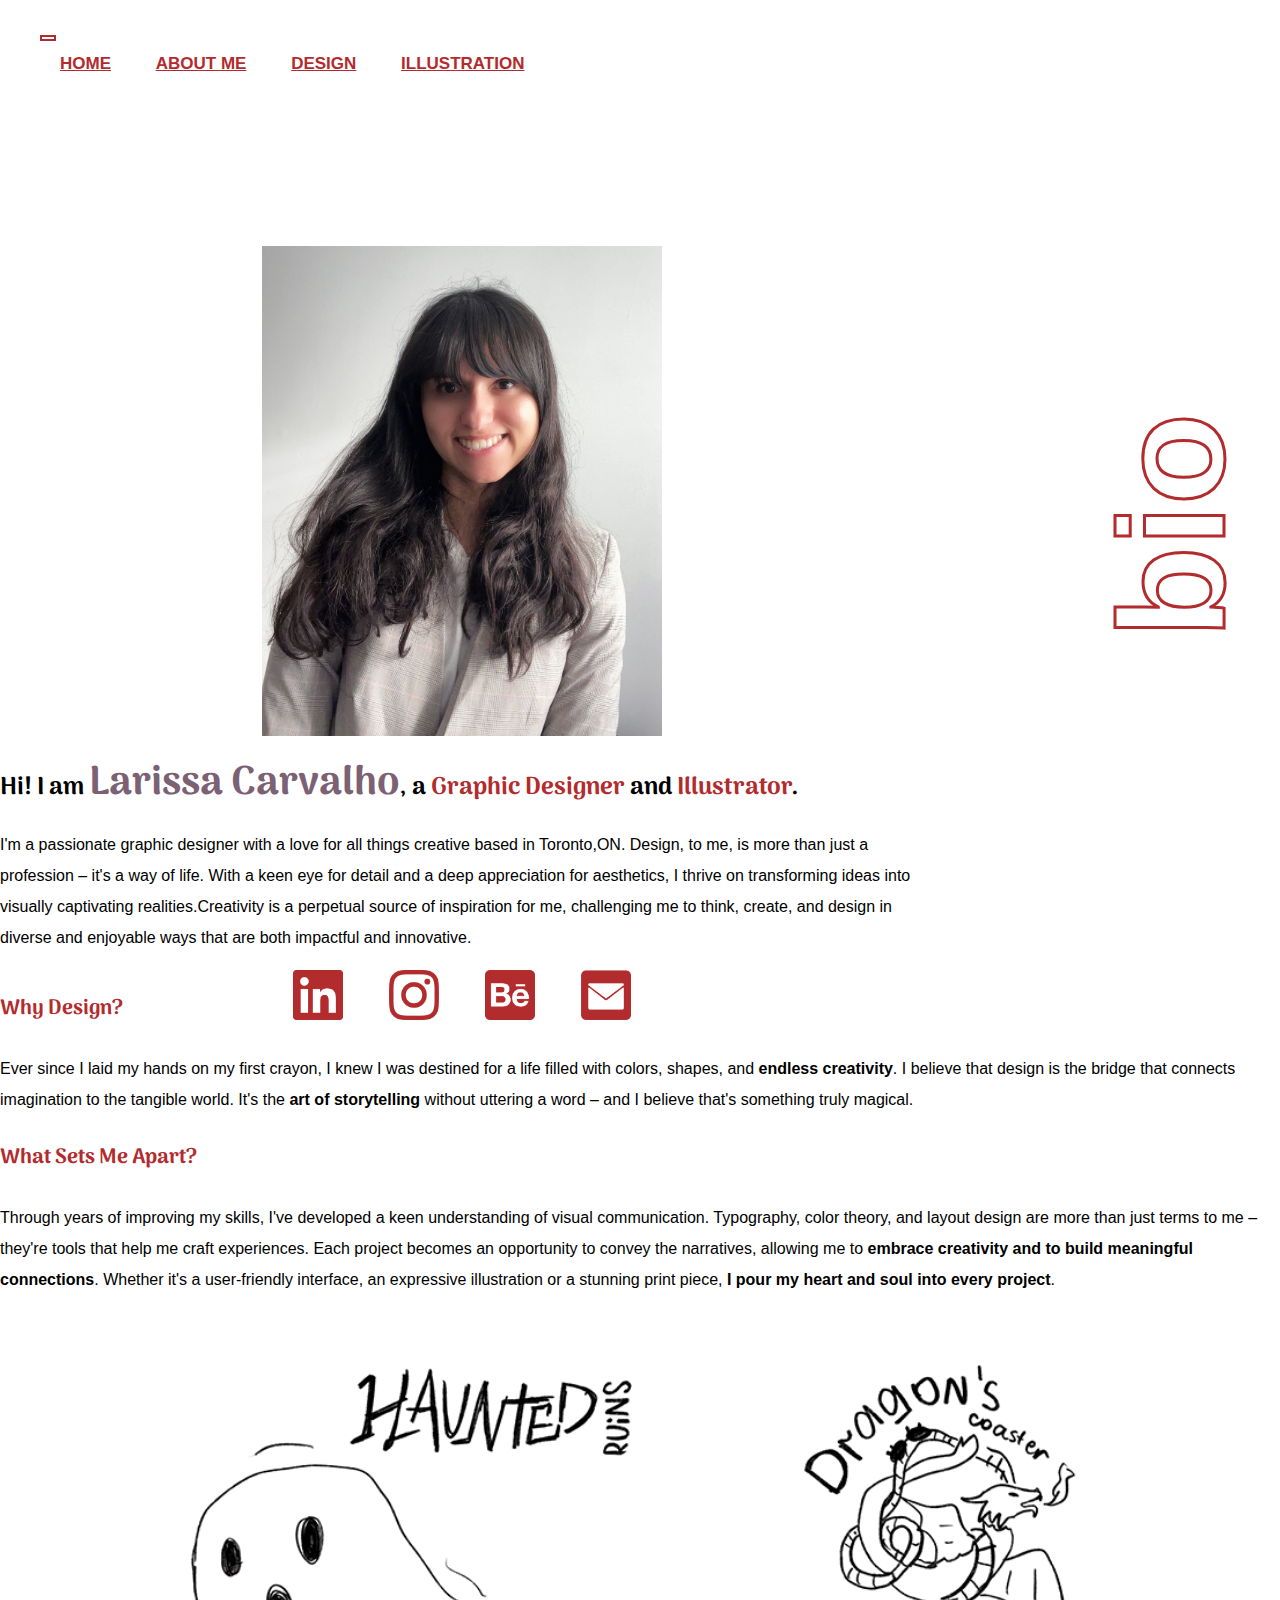
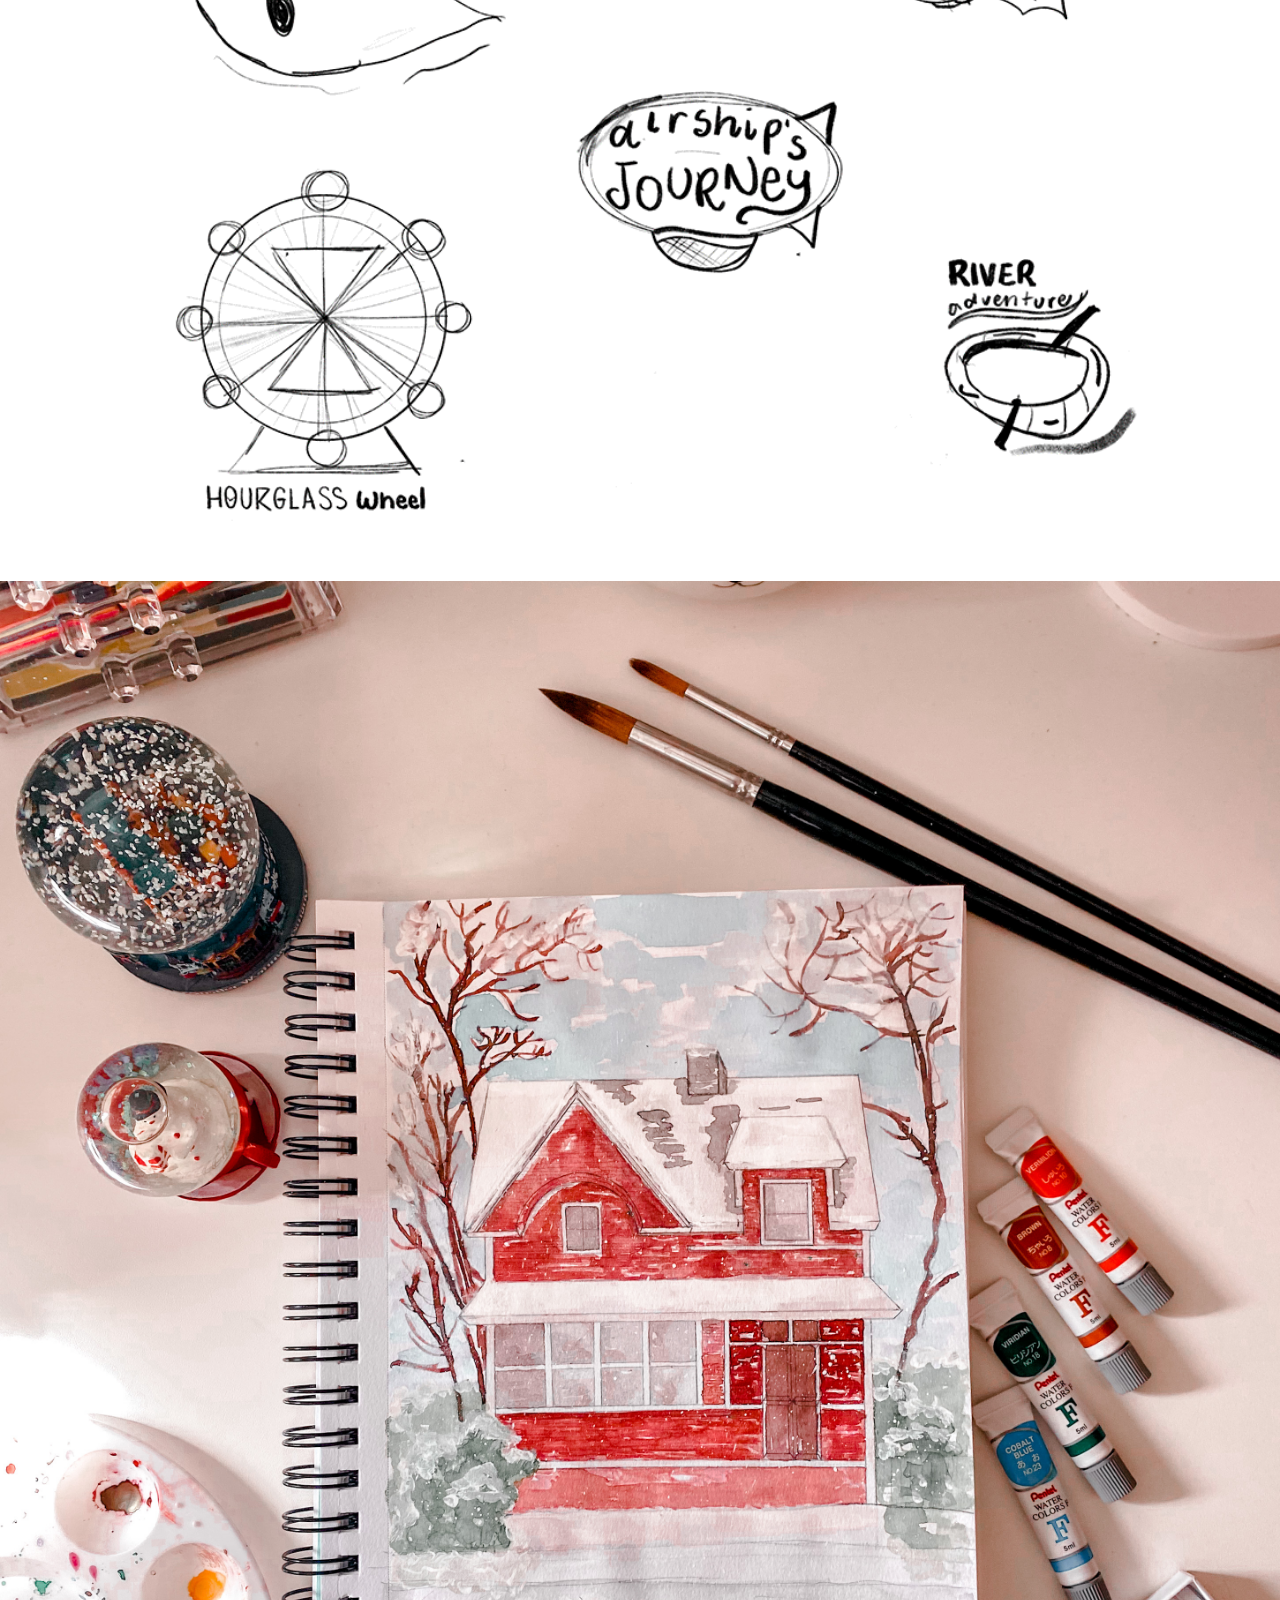
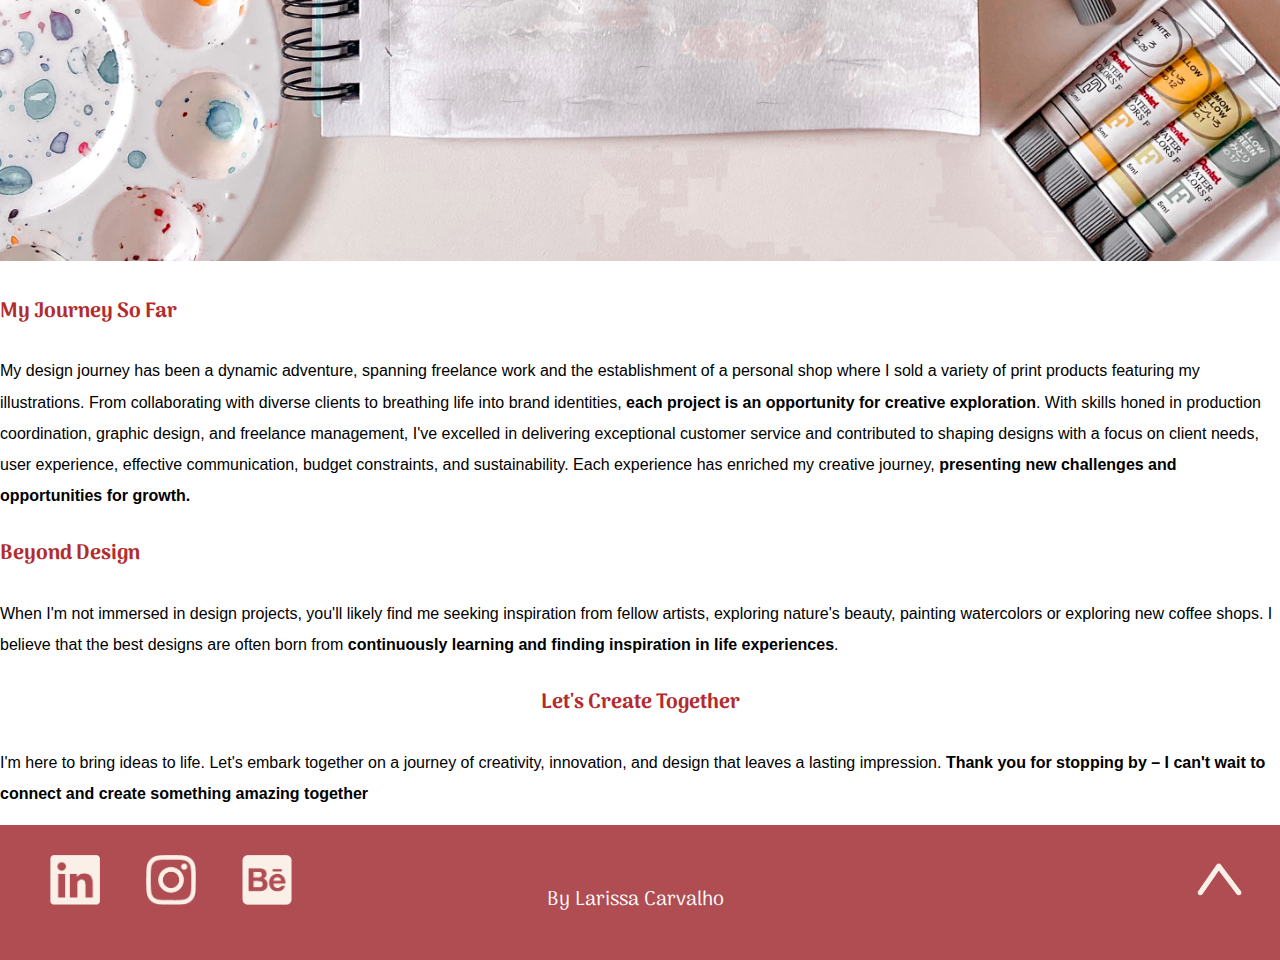
<file: about.html>
<!doctype html>
<html lang="en">

<head>
  <title>About Larissa</title>
  <link rel="icon" type="image/x-icon" href="/images/mylogo.ico">
  <!-- From https://www.w3schools.com/html/html_favicon.asp -->
  <meta name="author" content="Larissa">
  <meta name="description" content="This is a Graphic Design and Illustration portfolio website.">
  <meta charset="UTF-8">
  <meta name="viewport" content="width=device-width, initial-scale=1.0">

  <!-- Bootstrap link must go above my overrides -->
  <link href="https://cdn.jsdelivr.net/npm/bootstrap@5.2.0-beta1/dist/css/bootstrap.min.css" rel="stylesheet"
    integrity="sha384-0evHe/X+R7YkIZDRvuzKMRqM+OrBnVFBL6DOitfPri4tjfHxaWutUpFmBp4vmVor" crossorigin="anonymous">

  <!-- Google Fonts -->
  <link rel="preconnect" href="https://fonts.googleapis.com">
  <link rel="preconnect" href="https://fonts.gstatic.com" crossorigin>
  <link
    href="https://fonts.googleapis.com/css2?family=Arima:wght@600;700&family=Montserrat:ital,wght@0,100;0,200;0,300;0,400;0,500;0,600;0,700;0,800;0,900;1,100;1,200;1,300;1,400;1,500;1,600;1,700;1,800;1,900&family=Roboto:wght@500;700;900&display=swap"
    rel="stylesheet">

  <!-- My overides stylesheet -->
  <link href="css/styles.css" rel="stylesheet">

</head>

<body id="top">

  <header class="bg-custom">

    <nav class="container navbar navbar-expand-lg navbar-dark fixed-top">
      <menu class="container-fluid">
        <!-- <a class="navbar-brand" href="/index.html"><img class="mylogo" src="images/mylogo.png" alt="This is an image of a logo."></a> -->
        <button class="navbar-toggler custom-toggler" type="button" data-bs-toggle="collapse"
          data-bs-target="#navbarNavAltMarkup" aria-controls="navbarNavAltMarkup" aria-expanded="false"
          aria-label="Toggle navigation">
          <span class="navbar-toggler-icon"></span>
        </button>
        <div class="collapse navbar-collapse justify-content-end" aria-label="navigation bar" id="navbarNavAltMarkup">
          <div class="navbar-nav" aria-label="navigation bar">
            <a class="nav-link" href="/index.html">Home</a>
            <a class="nav-link" href="/about.html">About Me</a>
            <a class="nav-link" href="/design.html">Design</a>
            <a class="nav-link" href="/illustration.html">Illustration</a>
          </div>
        </div>
      </menu>
    </nav>

  </header>

  <div class="biobox"> <!-- Start page title -->
    <div class="biotitle">
      <h1 class="textstyle">bio</h1>
    </div> <!-- END page title -->
  </div>

  <section class="about"><!-- Start bio -->
    <div class="container containerbox centeralign" aria-label="about me container">

      <div class="row" aria-label="image container">
        <div class="col" aria-label="image container">
          <img class="bioimg" src="images/larissa3.jpg" alt="This is a photo of a person.">
        </div>
        <div class="col" aria-label="text container">
          <h3 style="font-family:  'Arima', cursive;">Hi! I am <span class="purpletext">Larissa Carvalho</span>, a <span
              class="redtext"> Graphic
              Designer</span> and <span class="redtext">Illustrator</span>.
          </h3>
          <p class="abouttext">I'm a passionate graphic designer with a love for all things creative based in
            Toronto,ON. Design, to me, is more than just a profession – it's a way of life. With a keen eye for detail
            and a deep appreciation for aesthetics, I thrive on transforming ideas into visually captivating
            realities.Creativity is a perpetual source of inspiration for me, challenging me to think, create, and
            design in diverse and enjoyable ways that are both impactful and innovative.
          </p>
          <div class="centeralign">
            <a href="https://www.linkedin.com/in/larissacr/" target=”_blank”><img class="mysocialmedia"
                src="images/icons/linkedin.png" alt="This is a linkedin icon."></a>
            <a href="https://www.instagram.com/larisdesigns/" target=”_blank”><img class="mysocialmedia"
                src="images/icons/instagram.png" alt="This is an instagram icon."></a>
            <a href="https://www.behance.net/lah_c_r" target=”_blank”><img class="mysocialmedia"
                src="images/icons/behance.png" alt="This is a behance icon."></a>
            <a href="mailto:lariscrodrigues@gmail.com" target=”_blank”><img class="mysocialmedia"
                src="images/icons/mail2.png" alt="This is a mail icon."></a>
          </div>
        </div>
      </div>
    </div>
  </section> <!-- END bio -->

  <!-- START more bio 1 -->
  <div class="container text-center">
    <div class="row align-items-center">

      <div class="col-sm-7 p-2">
        <h4 class="moretitle">Why Design?</h2>


          <p class="abouttext">Ever since I laid my hands on my first crayon, I knew I was destined for a life filled
            with
            colors, shapes, and <strong>endless creativity</strong>. I believe that design is the bridge that connects
            imagination to the
            tangible world. It's the <strong>art of storytelling</strong> without uttering a word – and I believe that's
            something truly
            magical.
          </p>

          <h4 class="moretitle">What Sets Me Apart?</h2>

            <p class="abouttext">Through years of improving my skills, I've developed a keen understanding of visual
              communication. Typography, color theory, and layout design are more than just terms to me – they're tools
              that
              help me craft experiences. Each project becomes an opportunity to convey the narratives, allowing me to
              <strong>embrace
                creativity and to build meaningful connections</strong>. Whether it's a user-friendly interface, an
              expressive
              illustration
              or a stunning print piece, <strong>I pour my heart and soul into every project</strong>.
            </p>
      </div>
      <div class="col">
        <img style="width: 100%;" src="/images/Design/anyoramap.gif">
      </div>
    </div>
  </div>
  <!-- END more bio 1 -->


  <!-- START more bio 2 -->
  <div class="container text-center">
    <div class="row align-items-center">

      <div class="col">
        <img style="width: 100%;" src="/images/Design/house.JPG">
      </div>
      <div class="col">
        <h4 class="moretitle">My Journey So Far</h2>
          <p class="abouttext">My design journey has been a dynamic adventure, spanning freelance work and the
            establishment of a personal shop where I sold a variety of print products featuring my illustrations. From
            collaborating
            with diverse clients to breathing life into brand identities, <strong>each project is an opportunity for
              creative
              exploration</strong>.
            With skills honed in production coordination, graphic design, and freelance management, I've excelled in
            delivering exceptional customer service and contributed to shaping designs with a focus on client needs,
            user experience, effective communication, budget constraints, and sustainability. Each experience has
            enriched my
            creative journey, <strong>presenting new challenges and opportunities for growth.</strong>
          </p>

          <h4 class="moretitle">Beyond Design</h2>
            <p class="abouttext">When I'm not immersed in design projects, you'll likely find me seeking inspiration
              from fellow artists, exploring nature's beauty, painting watercolors or exploring new coffee shops. I
              believe that the
              best designs are often born from <strong>continuously learning and finding inspiration in life
                experiences</strong>.
            </p>

            <h4 class="moretitle align-center">Let's Create Together</h2>
              <p class="abouttext">I'm here to bring ideas to life. Let's embark together on a journey of creativity,
                innovation, and design that leaves a lasting impression. <strong>Thank you for stopping by – I can't
                  wait to
                  connect and
                  create something amazing together</strong>
              </p>
      </div>
    </div>
  </div>
  <!-- END more bio 2 -->



  <section id="moreaboutme">




  </section>
  <!-- <section id="contact">
    <h2 class="display-4">Contact me</h2>

    <div class="row" aria-label="form container">
      <div class="col-3" aria-label="form container"></div>
      <div class="col-6" aria-label="form container">
        <form action="/mail/process-form.php" method="POST">
          <input type="hidden" id="formStatus" name="formStatus">

          <div class="mb-3" aria-label="text form container">
            <label for="Name" class="form-label">Your name</label>
            <input type="text" class="form-control" placeholder="Your name" name="Name">
          </div>
          <div class="mb-3" aria-label="email form container">
            <label for="Email" class="form-label">Email address</label>
            <input type="email" class="form-control" placeholder="Your email address" name="Email">
          </div>
          <div class="mb-3" aria-label="message form container">
            <label for="Message" class="form-label">Message</label>
            <textarea class="form-control" rows="3" name="Message"></textarea>
          </div>

          <div class="form-group">
            <button class="btn btn-danger btn-lg" type="submit">Send</button>
          </div>
        </form>
      </div>
    </div>
  </section> -->




  <footer><!-- START Footer -->
    <div class="centeralign" aria-label="social media icons container">
      <a href="https://www.linkedin.com/in/larissacr/" target=”_blank”><img class="mysocialmedia"
          src="images/icons/linkedinrose.png" alt="This is a linkedin icon."></a>
      <a href="https://www.instagram.com/larisdesigns/" target=”_blank”><img class="mysocialmedia"
          src="images/icons/instagramrose.png" alt="This is an instagram icon."></a>
      <a href="https://www.behance.net/lah_c_r" target=”_blank”><img class="mysocialmedia"
          src="images/icons/behancerose.png" alt="This is a behance icon."></a>
    </div>
    <p>
      By Larissa Carvalho
    </p>
    <div class="next" aria-label="icon container">
      <a href="#top">
        <img src="images/icons/up.png" alt="up icon">
      </a>
    </div>
  </footer><!-- END Footer -->


  <!-- Bootstrap Javascript should go above the closing BODY tag-->
  <script src="https://cdn.jsdelivr.net/npm/bootstrap@5.2.0-beta1/dist/js/bootstrap.bundle.min.js"
    integrity="sha384-pprn3073KE6tl6bjs2QrFaJGz5/SUsLqktiwsUTF55Jfv3qYSDhgCecCxMW52nD2"
    crossorigin="anonymous"></script>

  <script src="js/main.js"></script>
</body>

</html>
</file>
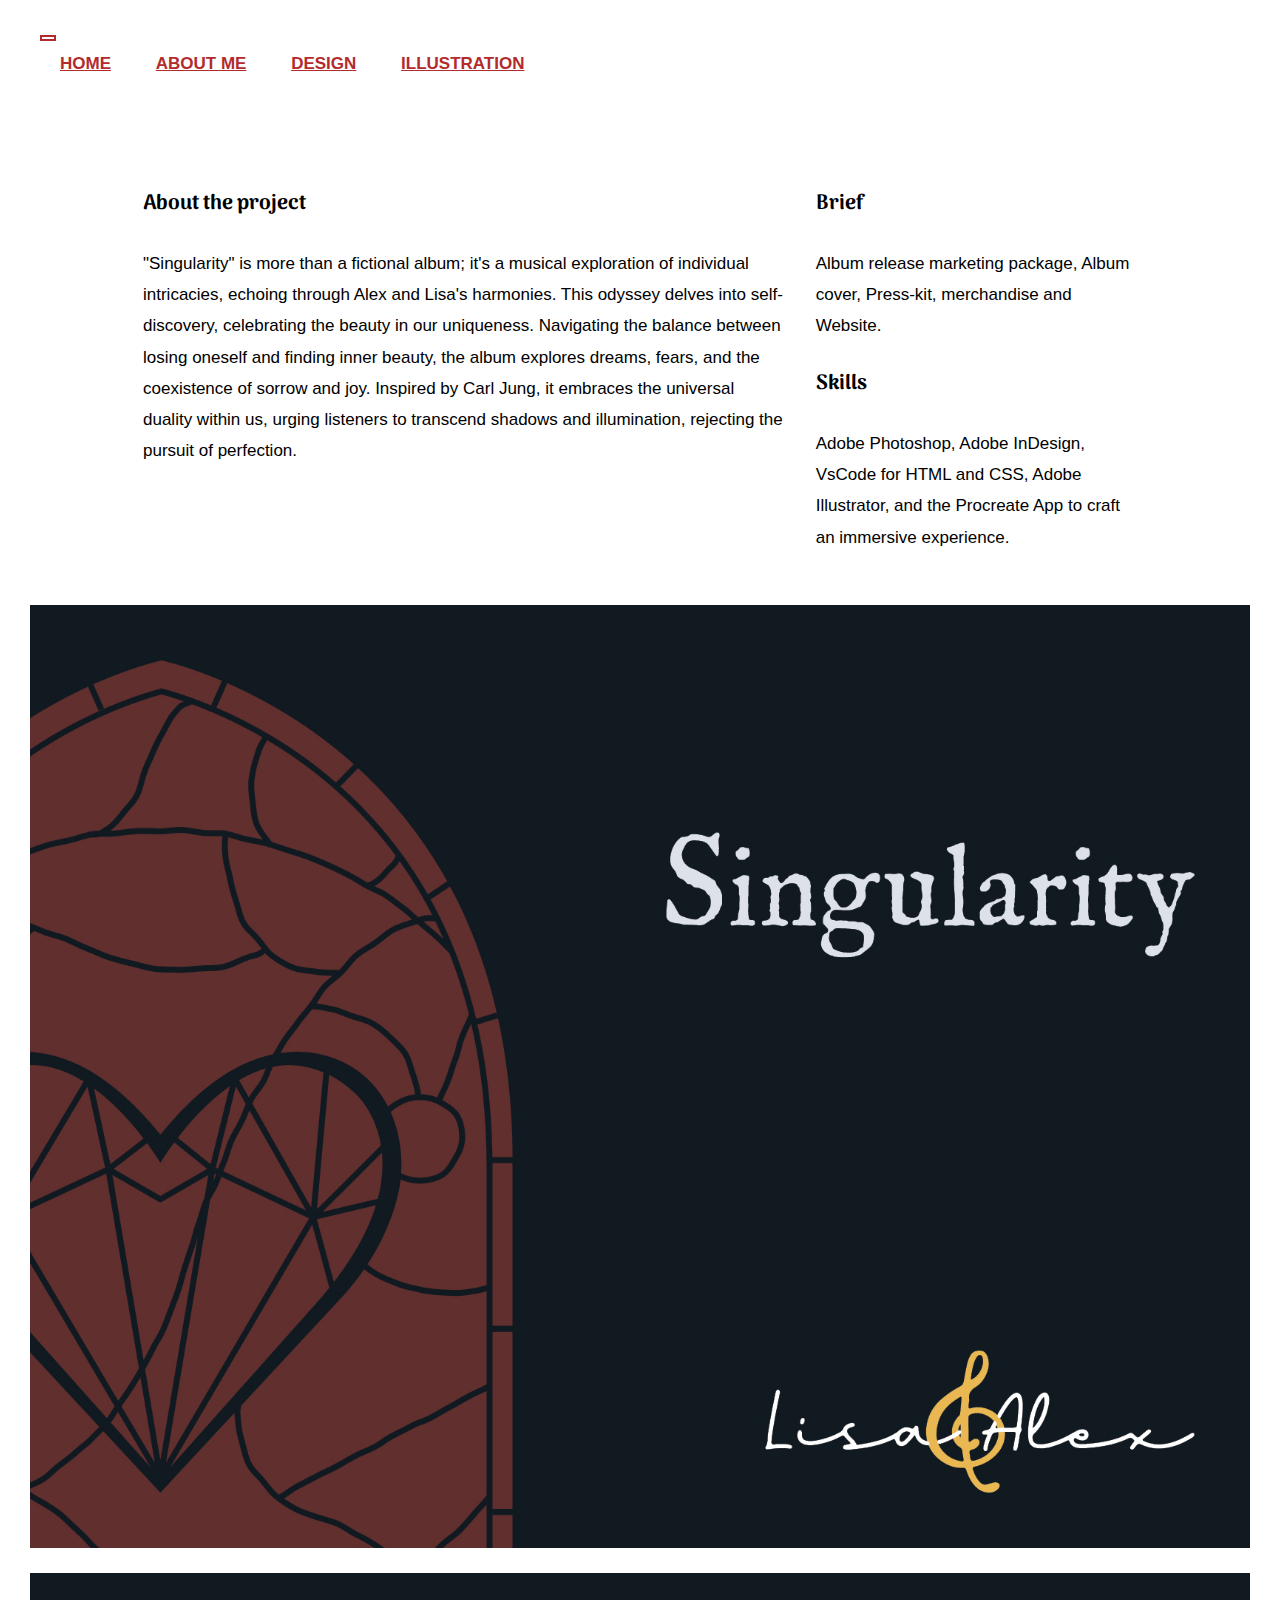
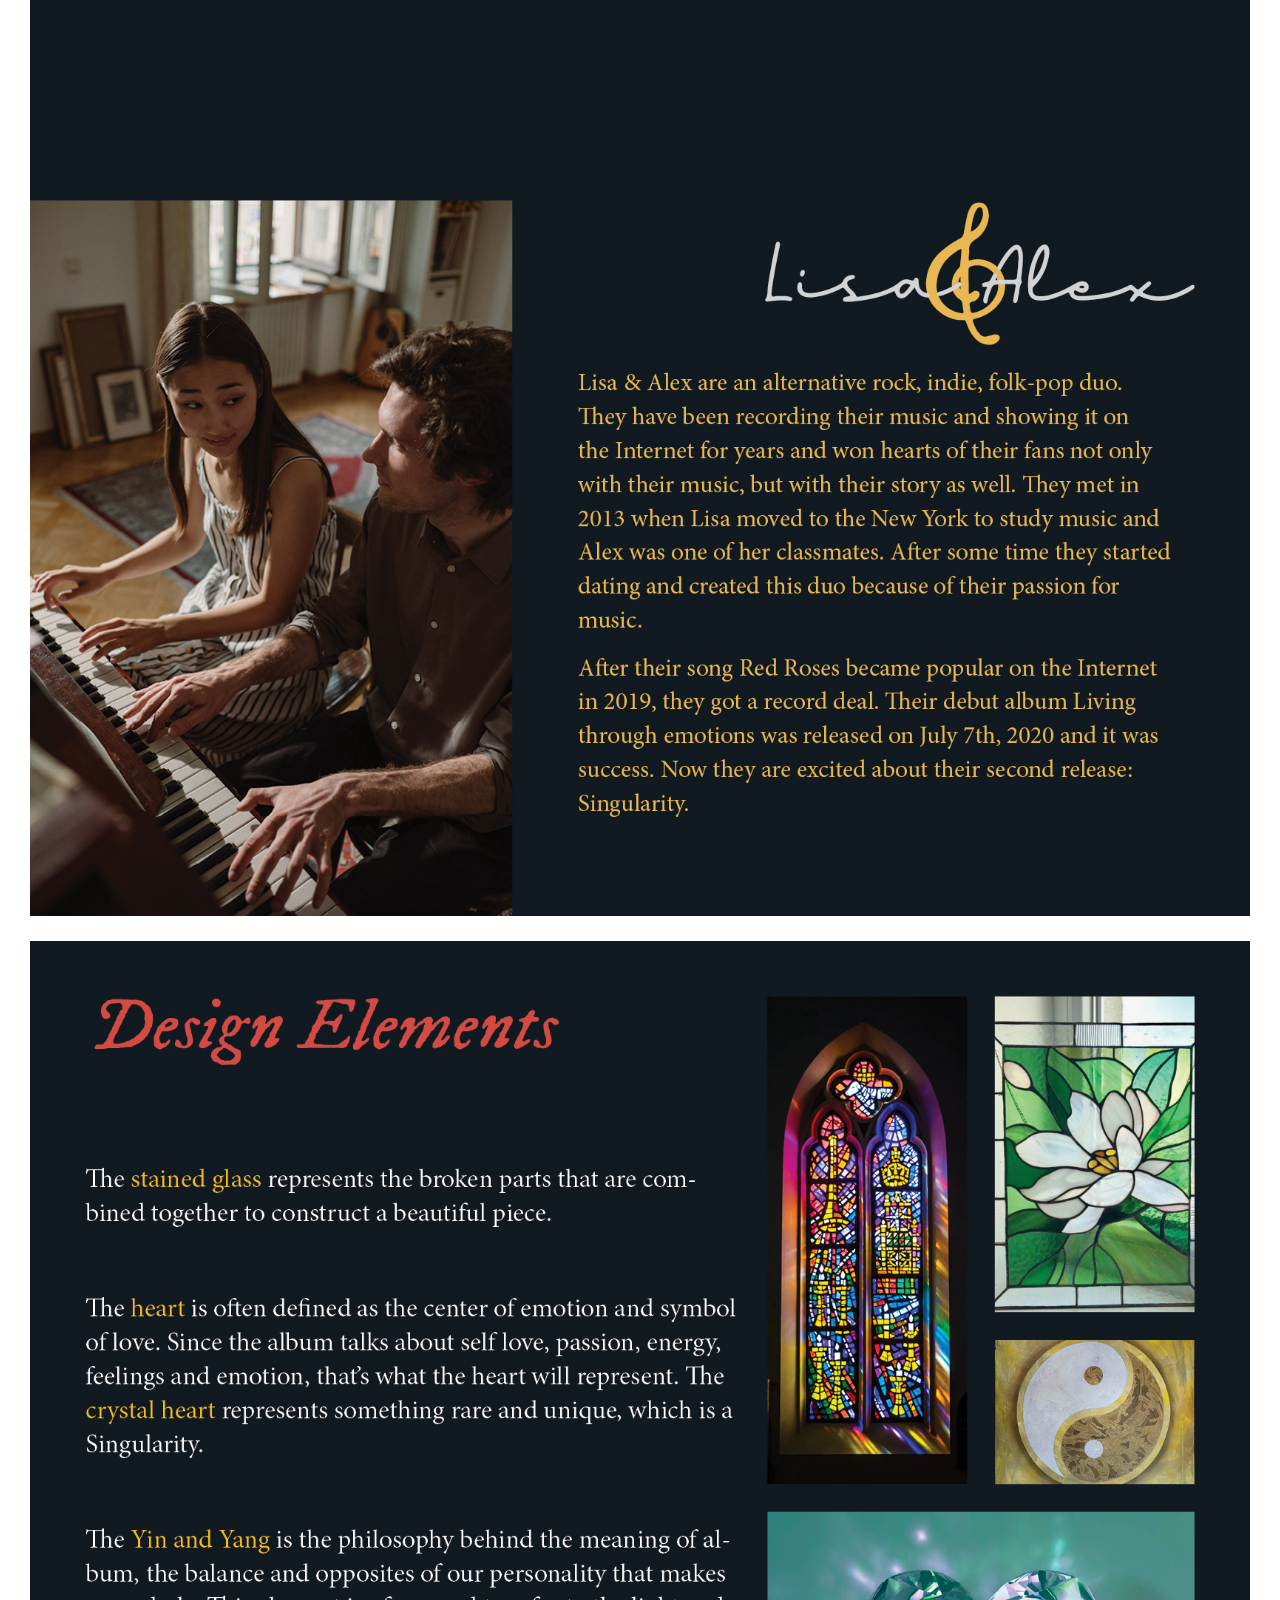
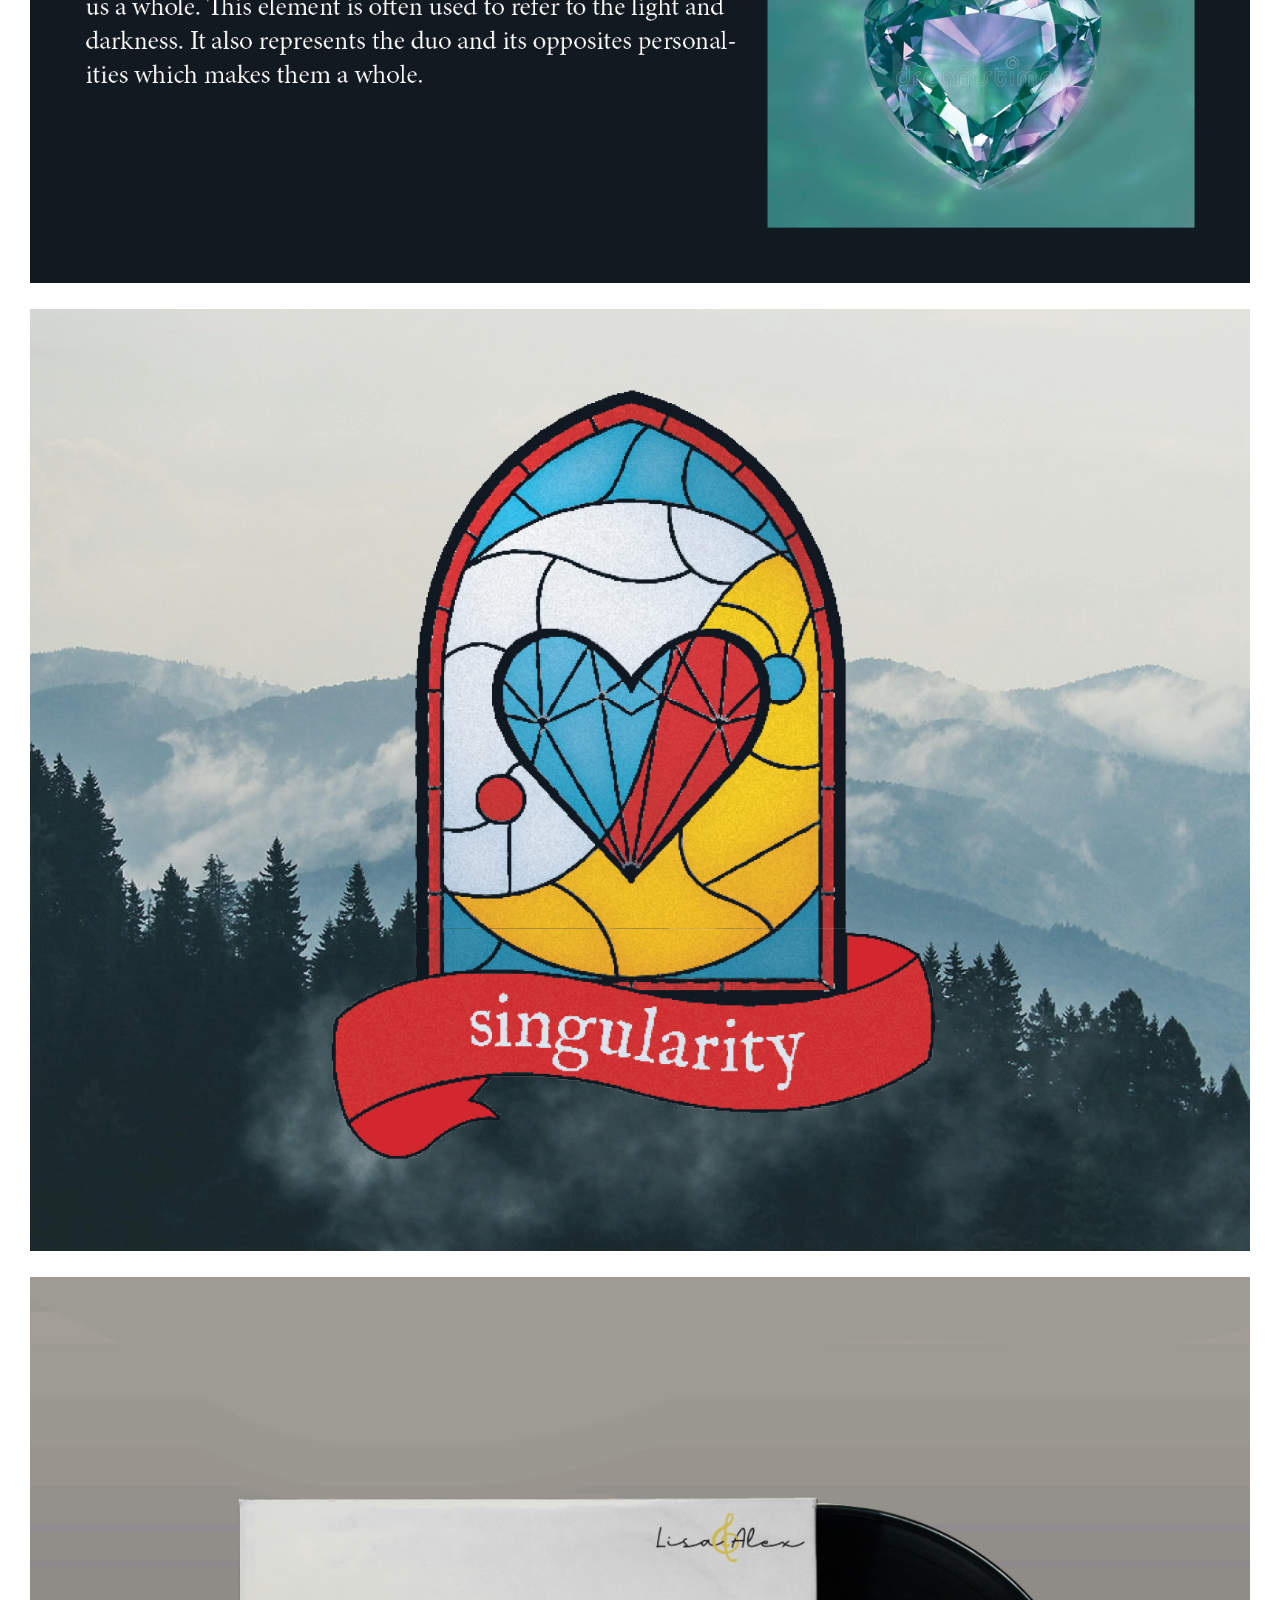
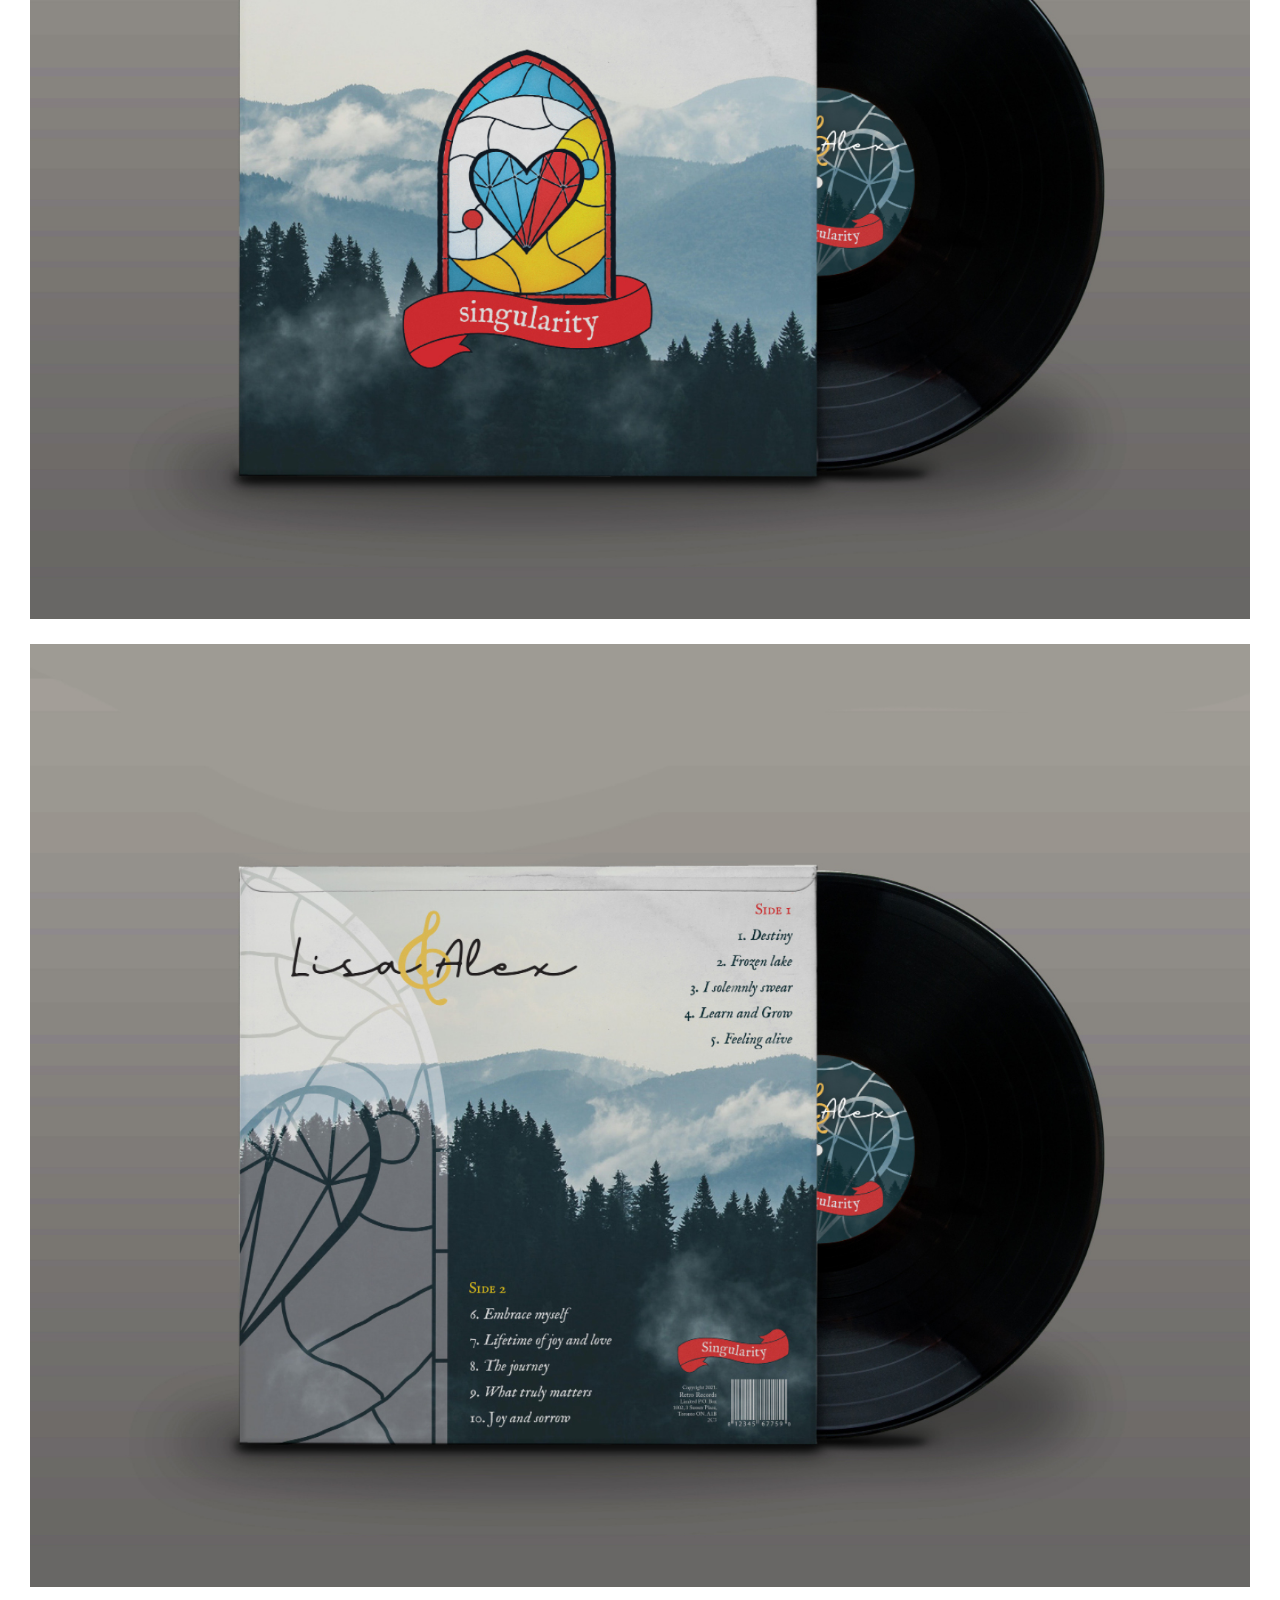
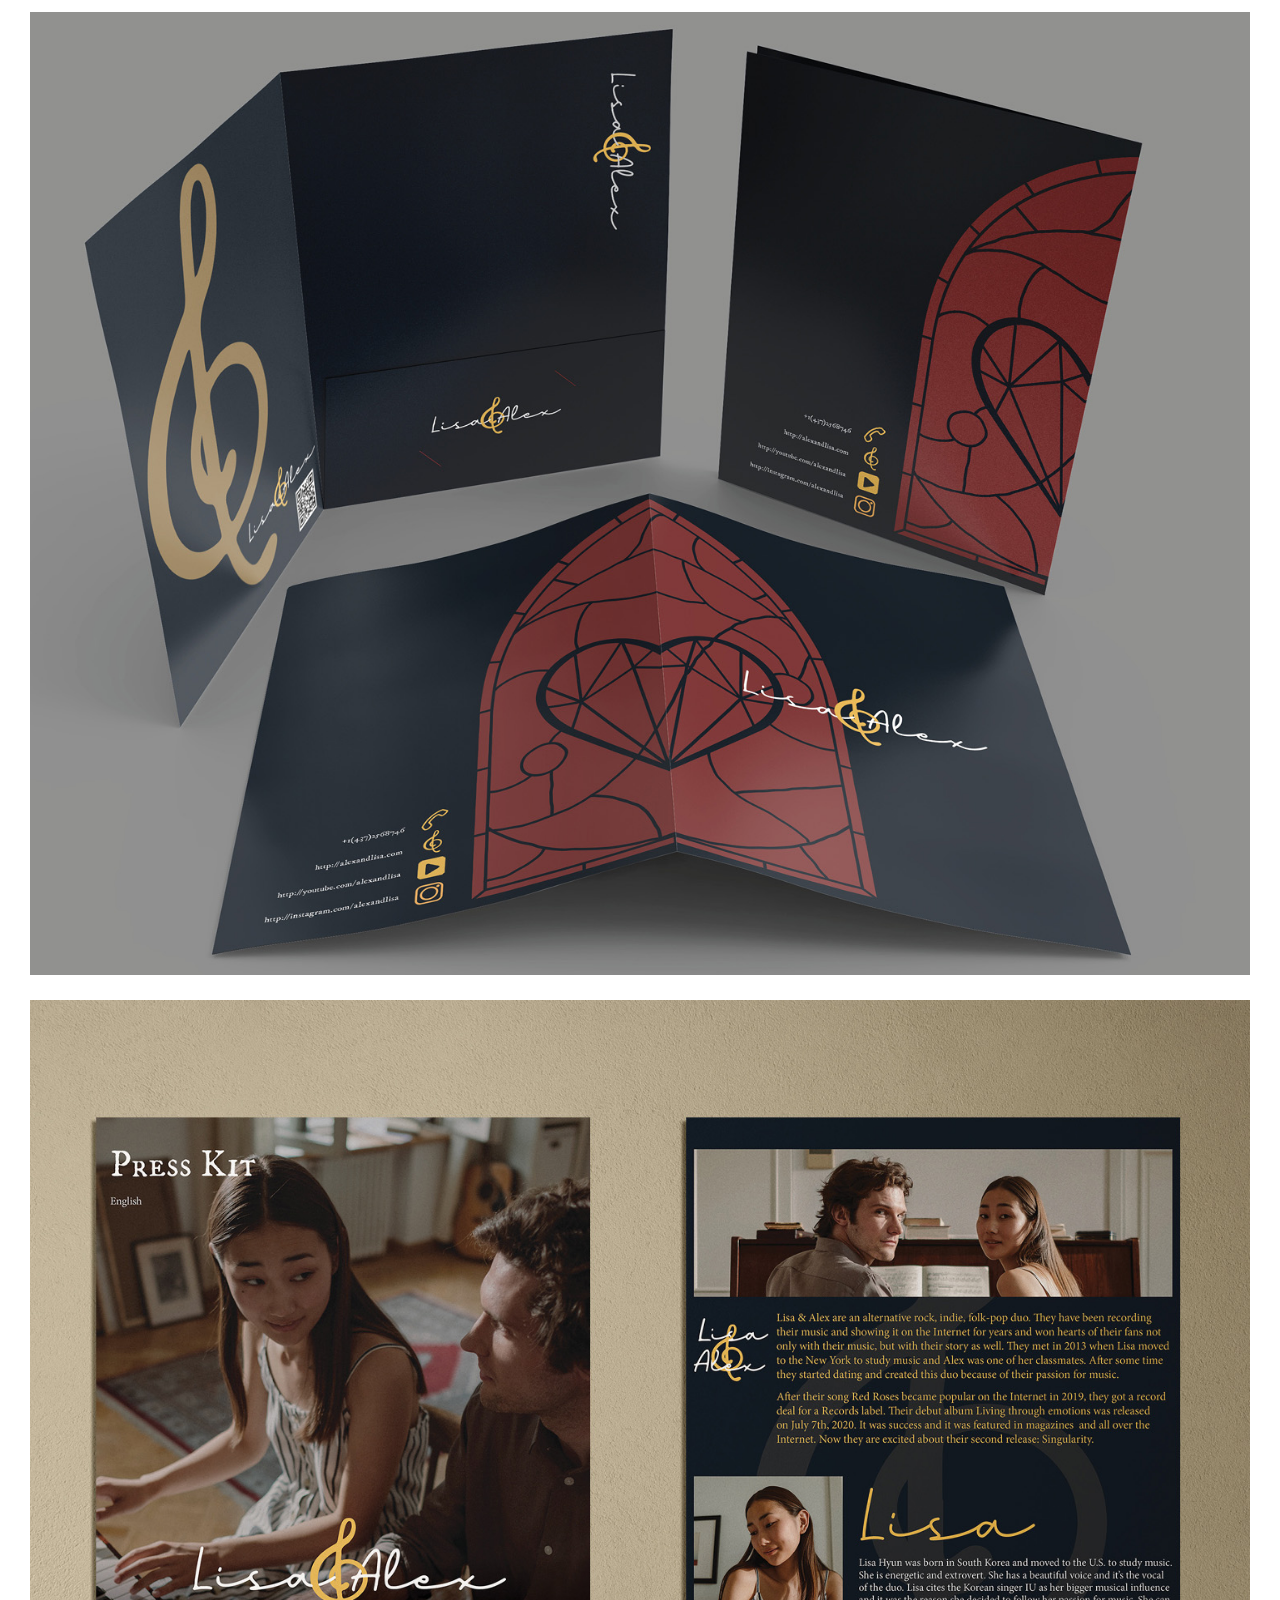
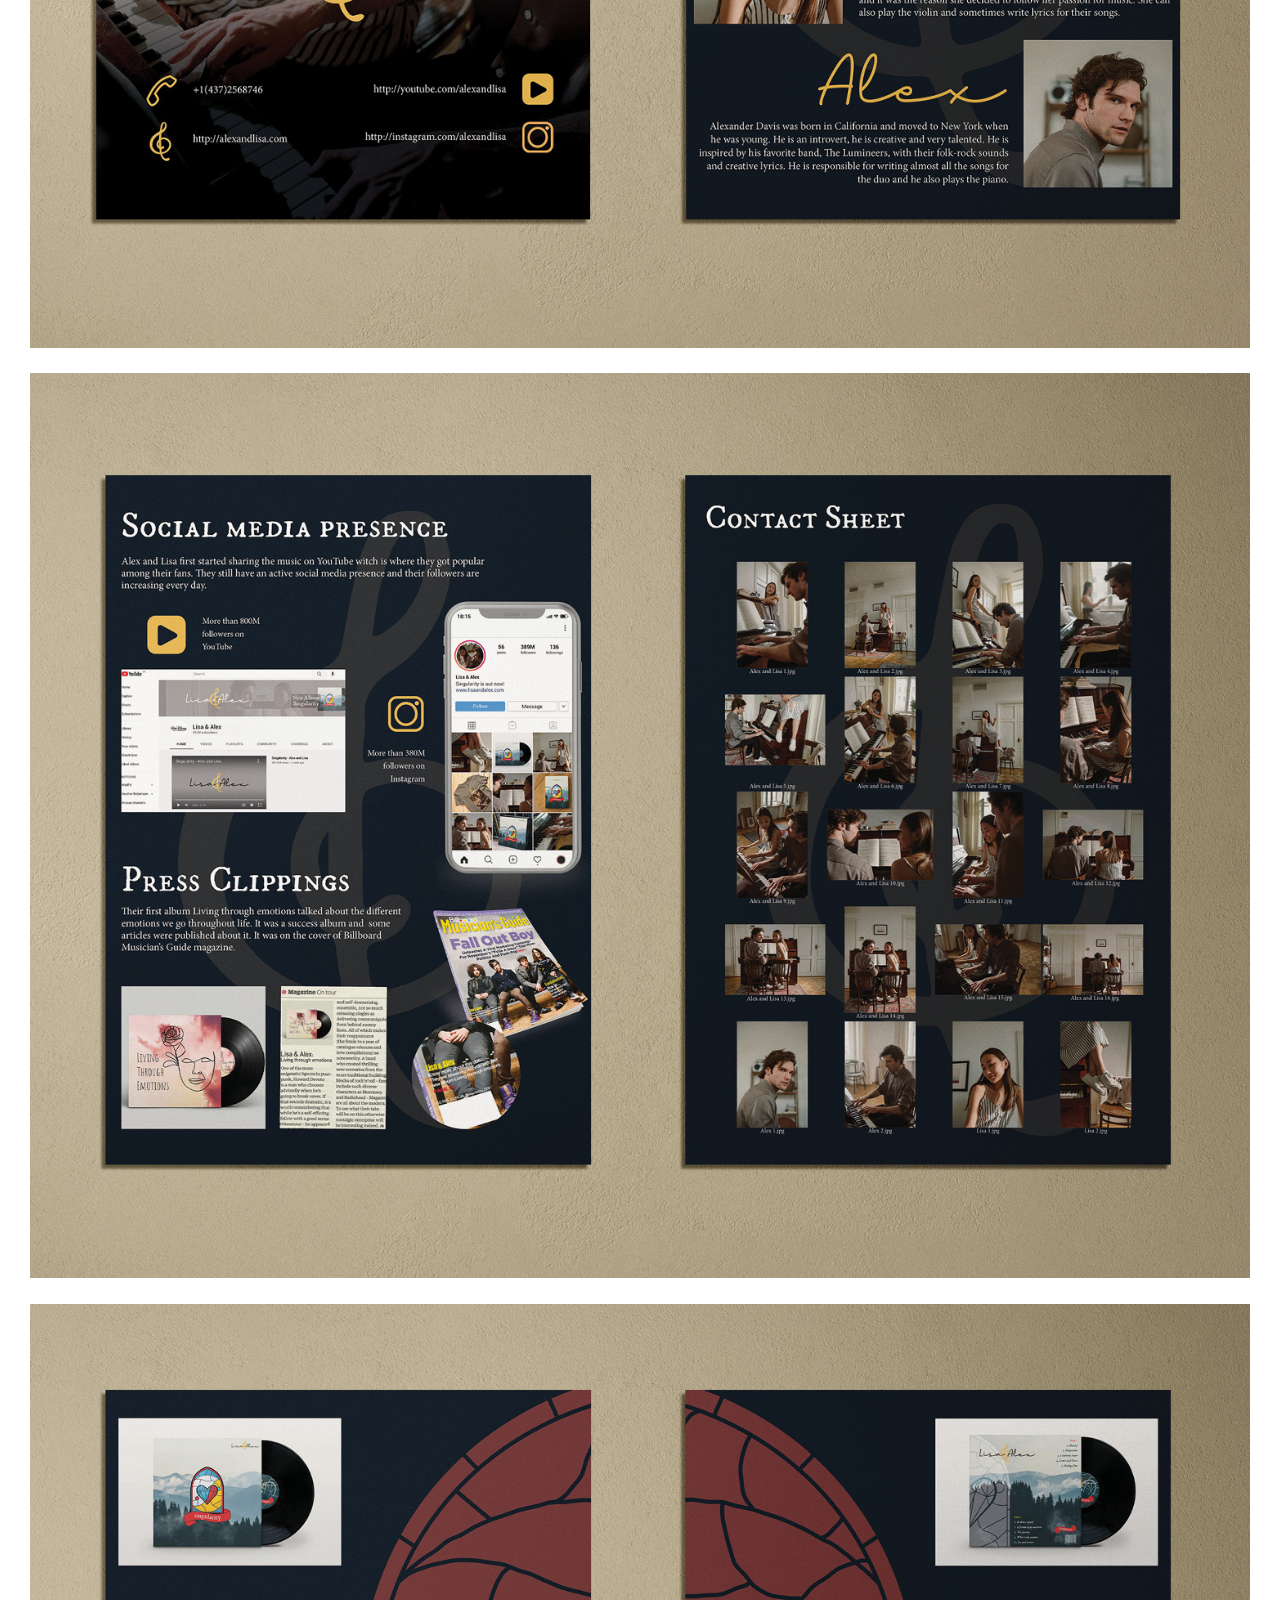
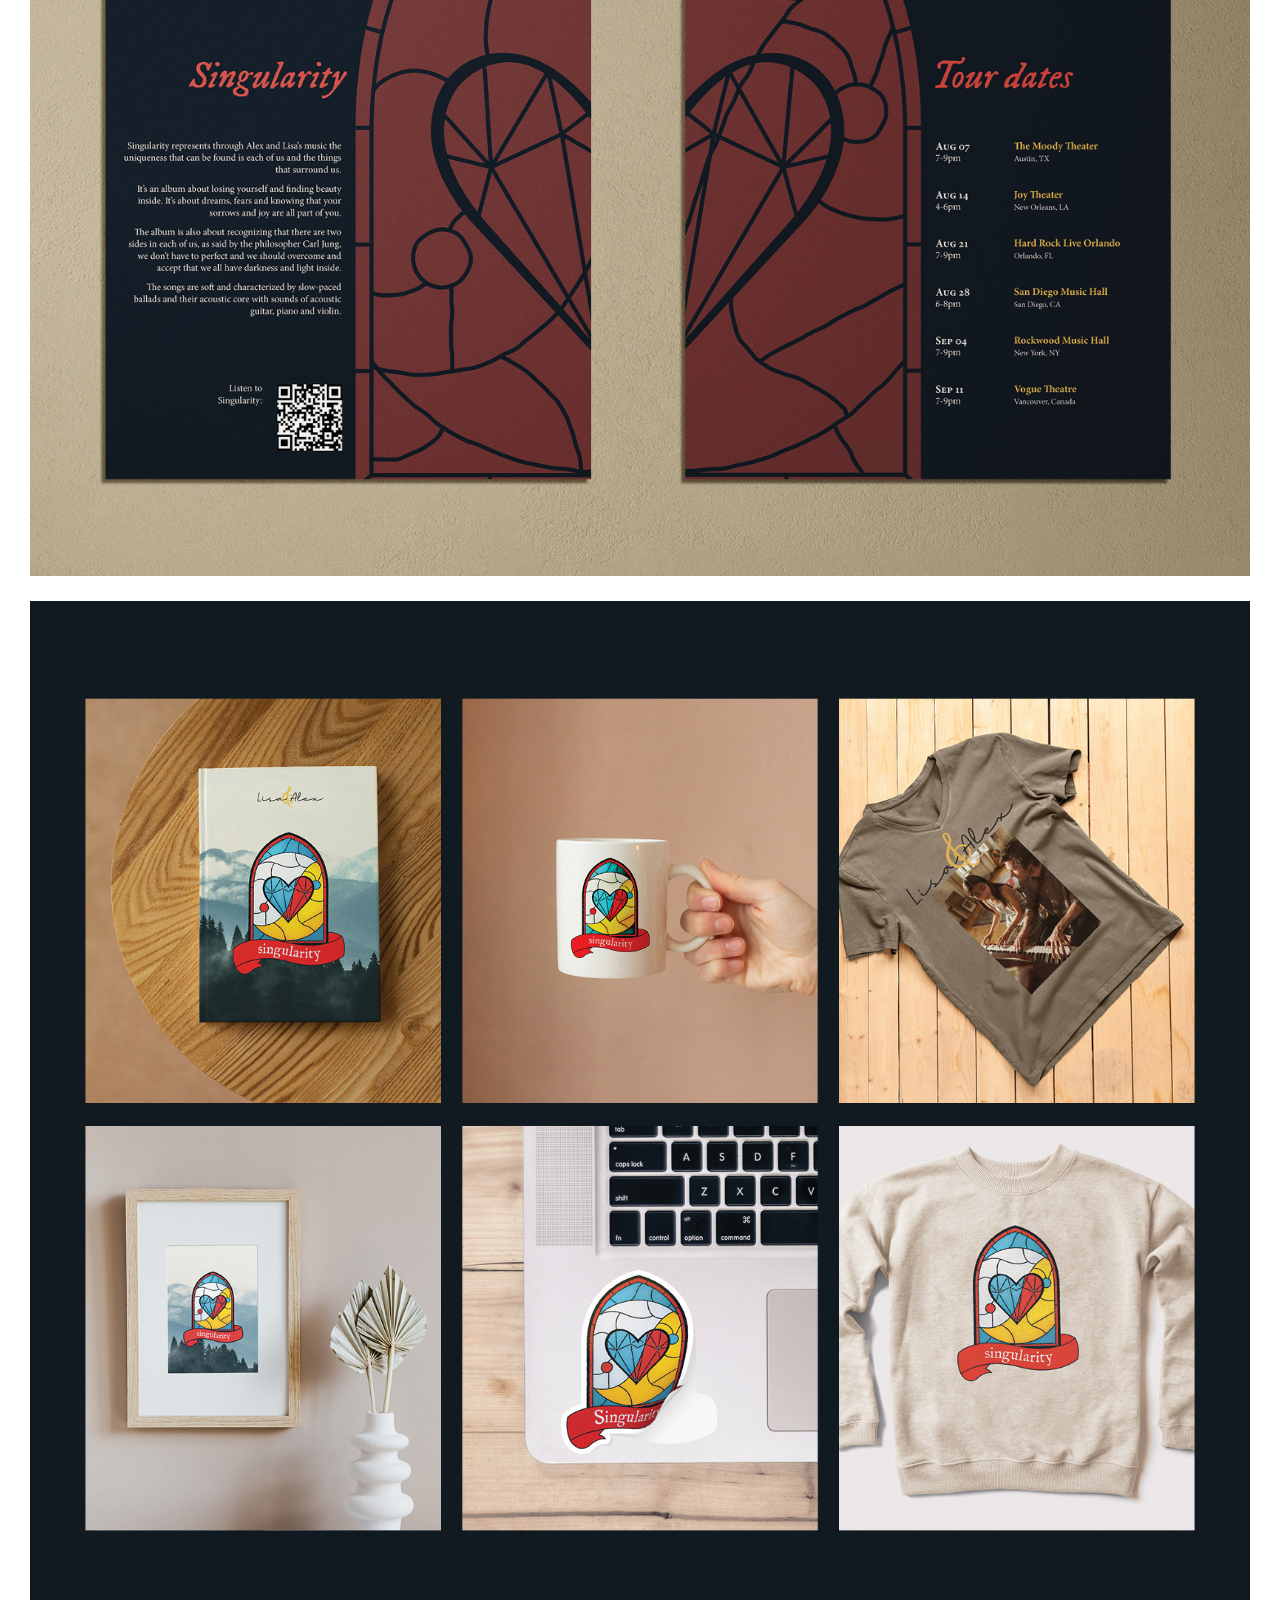
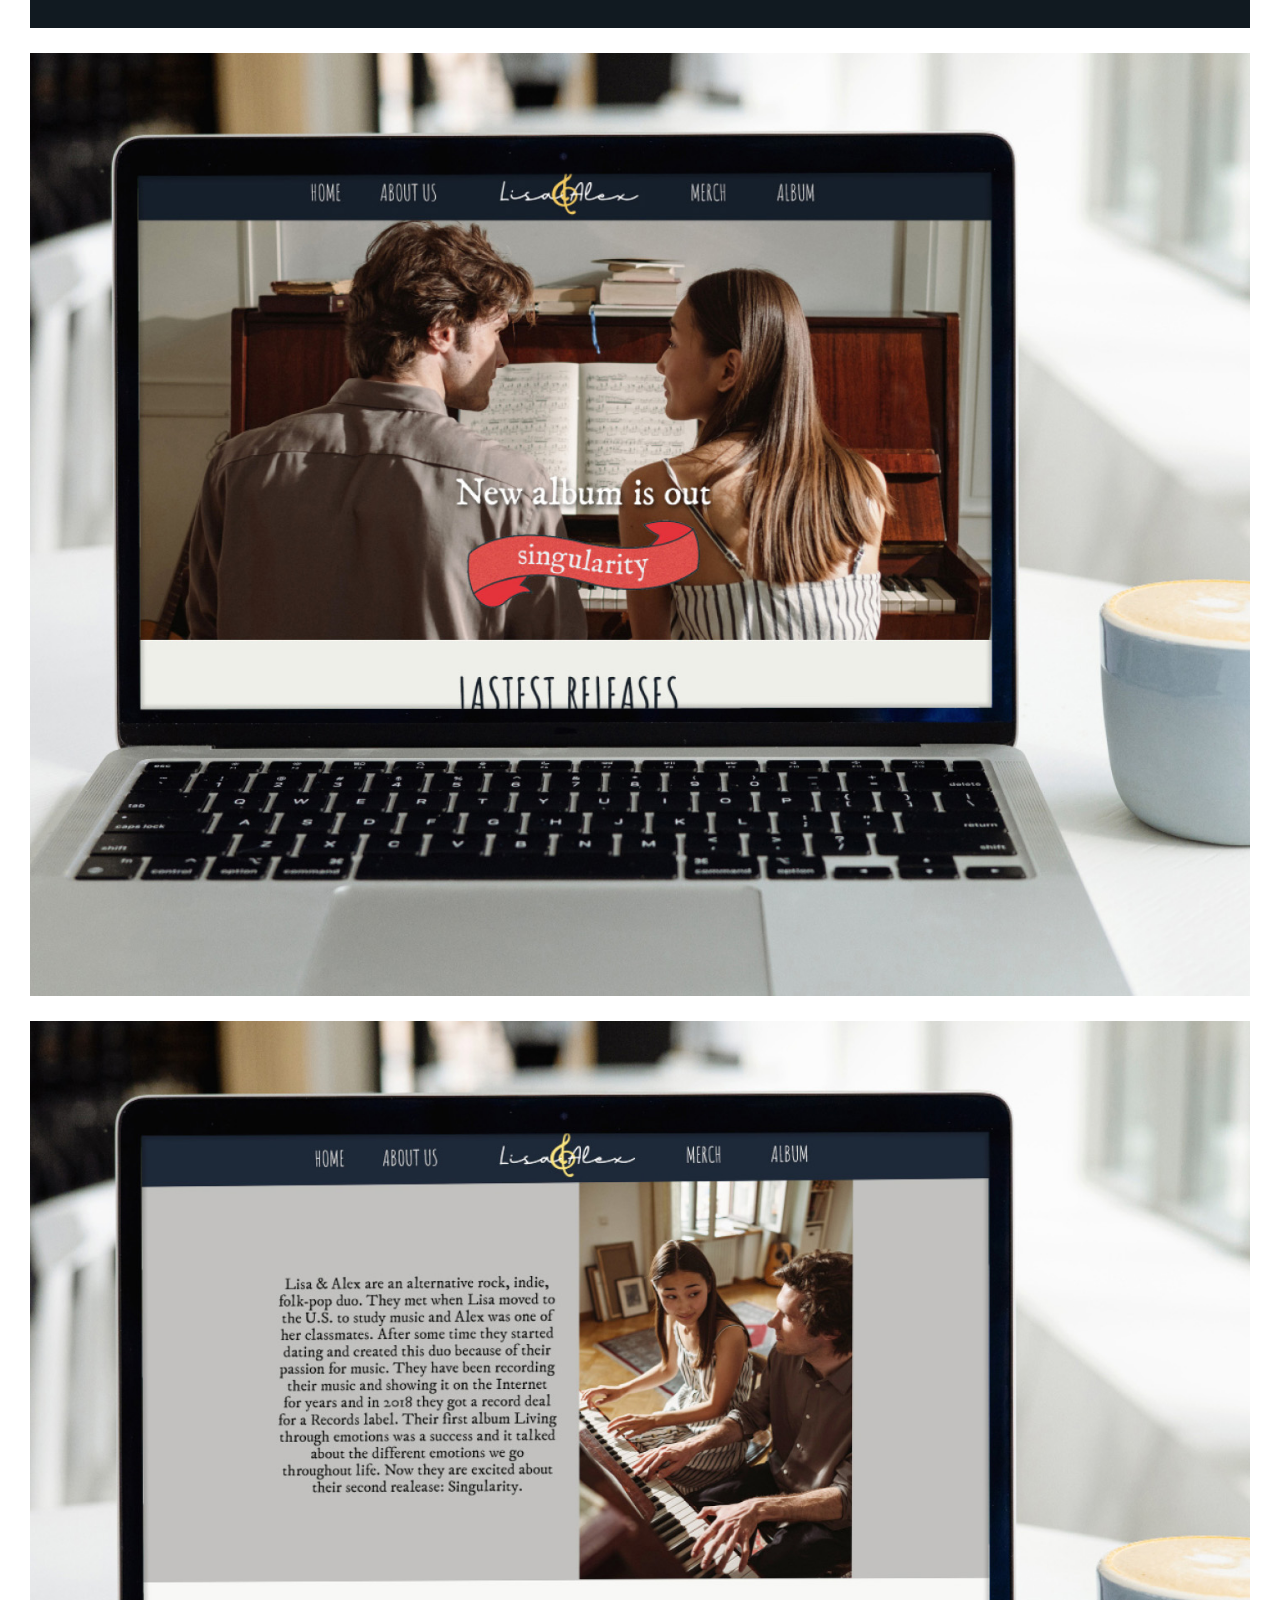
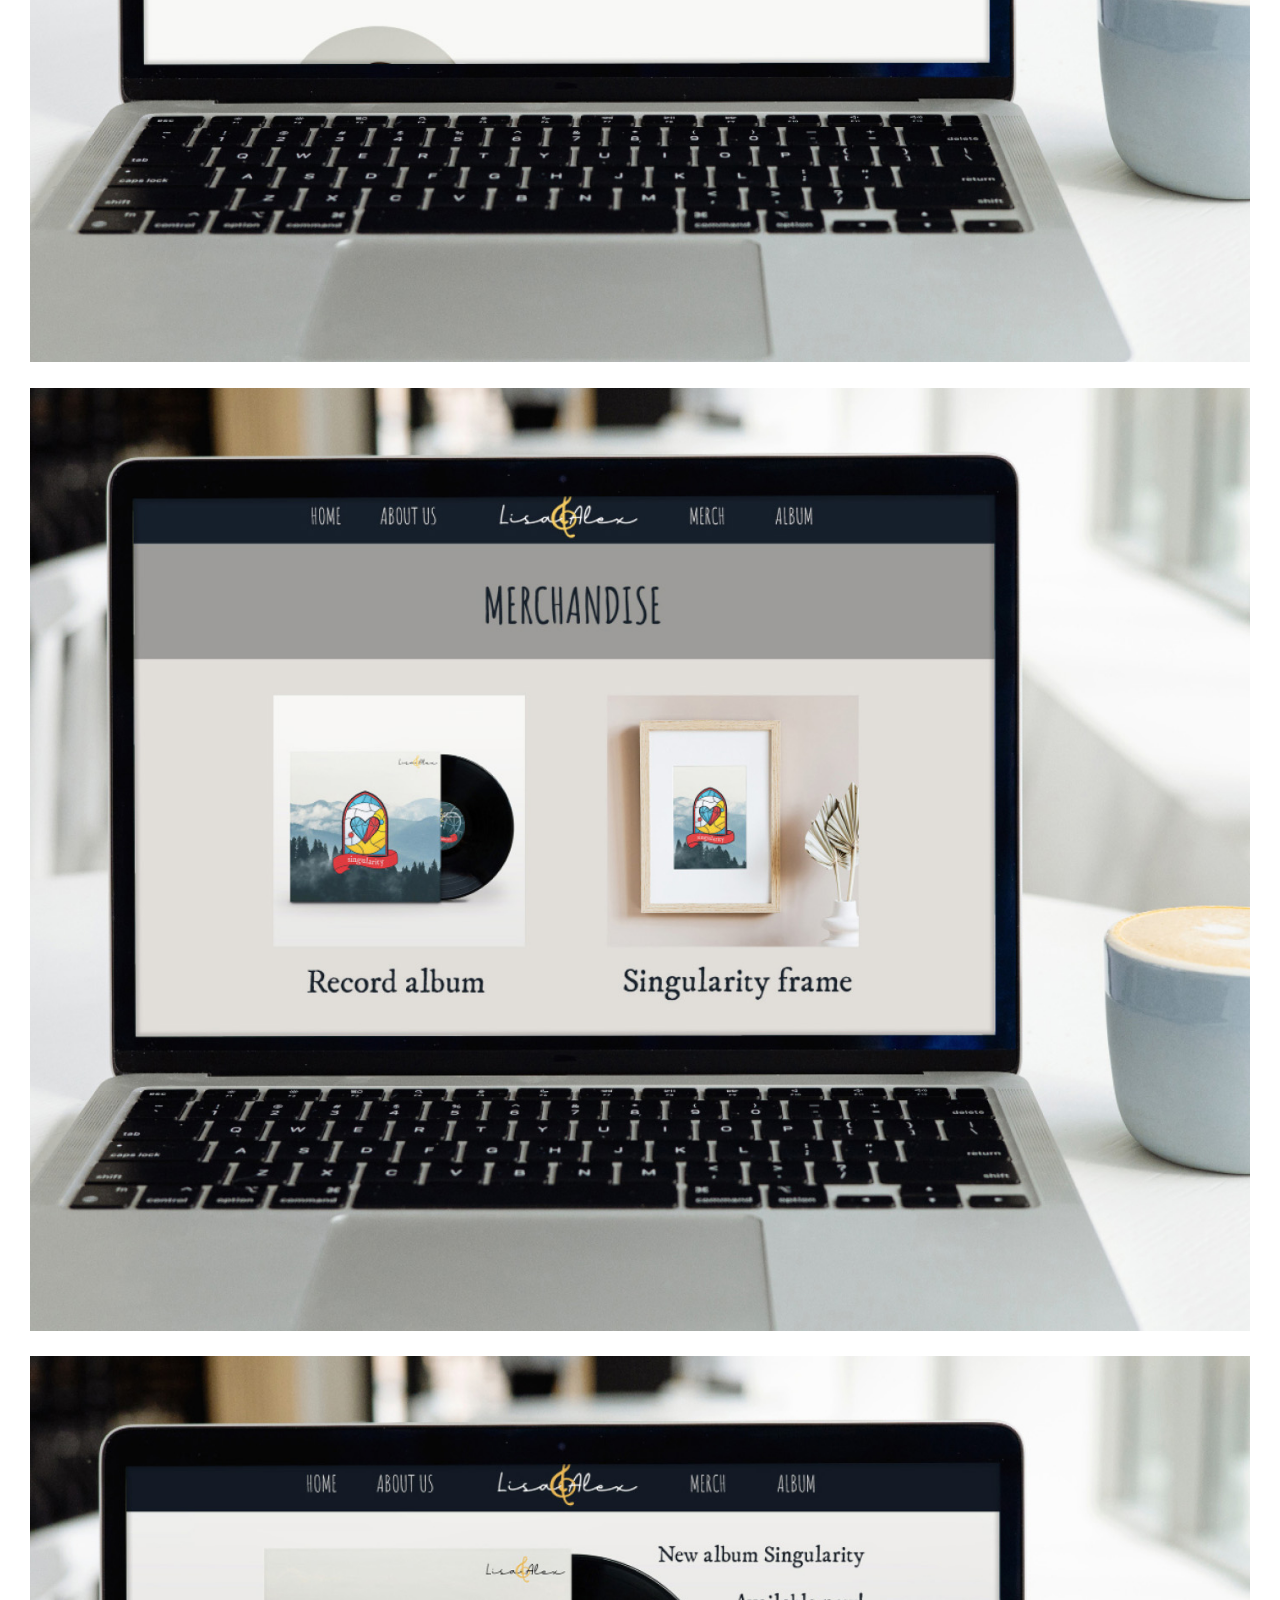
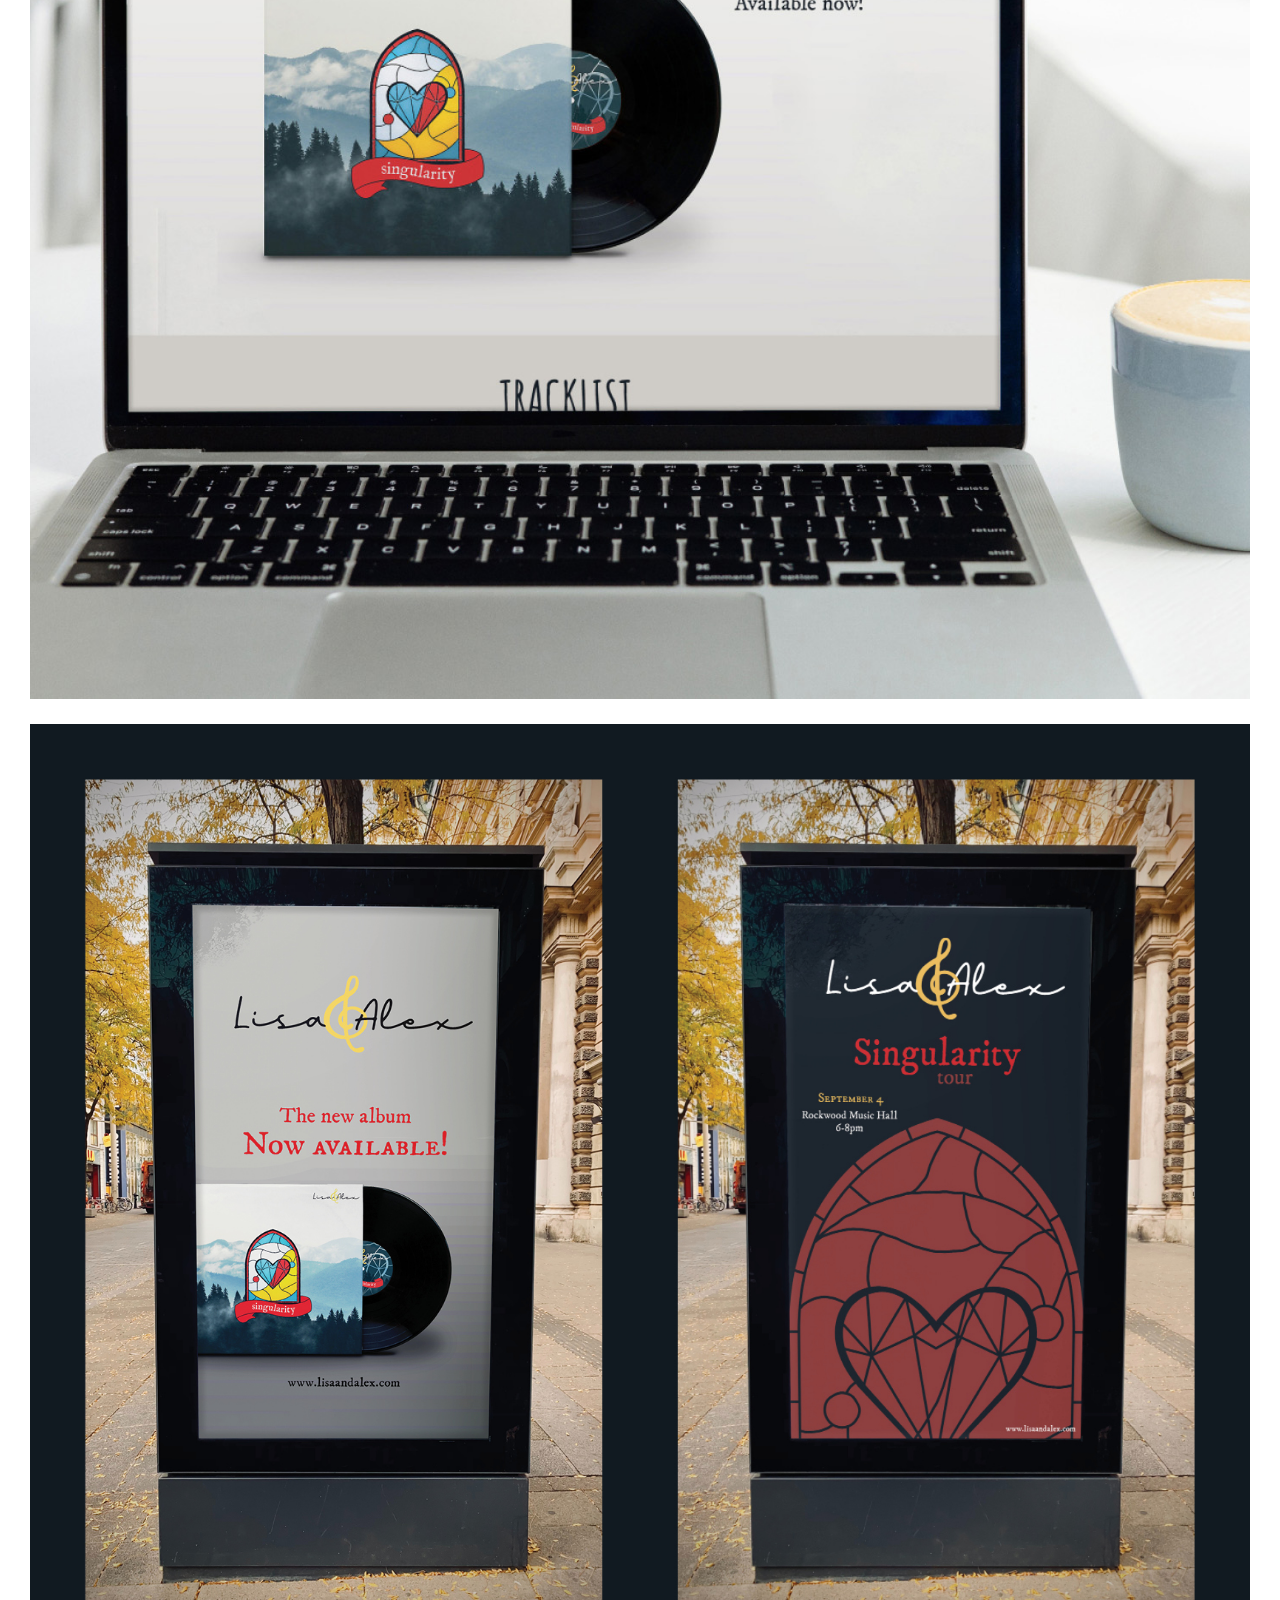
<file: album6.html>
<!doctype html>
<html lang="en">

<head>
  <title>Singularity Album</title>
  <link rel="icon" type="image/x-icon" href="/images/mylogo.ico">
  <!-- From https://www.w3schools.com/html/html_favicon.asp -->
  <meta name="author" content="Larissa">
  <meta name="description" content="This is a Graphic Design and Illustration portfolio website.">
  <meta charset="UTF-8">
  <meta name="viewport" content="width=device-width, initial-scale=1.0">

  <!-- Bootstrap link must go above my overrides -->
  <link href="https://cdn.jsdelivr.net/npm/bootstrap@5.2.0-beta1/dist/css/bootstrap.min.css" rel="stylesheet"
    integrity="sha384-0evHe/X+R7YkIZDRvuzKMRqM+OrBnVFBL6DOitfPri4tjfHxaWutUpFmBp4vmVor" crossorigin="anonymous">

  <!-- Google Fonts -->
  <link rel="preconnect" href="https://fonts.googleapis.com">
  <link rel="preconnect" href="https://fonts.gstatic.com" crossorigin>
  <link
    href="https://fonts.googleapis.com/css2?family=Arima:wght@600;700&family=Montserrat:ital,wght@0,100;0,200;0,300;0,400;0,500;0,600;0,700;0,800;0,900;1,100;1,200;1,300;1,400;1,500;1,600;1,700;1,800;1,900&family=Roboto:wght@500;700;900&display=swap"
    rel="stylesheet">

  <!-- My overides stylesheet -->
  <link href="css/styles.css" rel="stylesheet">

</head>

<body id="top">

  <header class="bg-custom">

    <nav class="container navbar navbar-expand-lg navbar-dark">
      <menu class="container-fluid">
        <!-- <a class="navbar-brand" href="/index.html"><img class="mylogo" src="images/mylogo.png" alt="This is an image of a logo."></a> -->
        <button class="navbar-toggler custom-toggler" type="button" data-bs-toggle="collapse"
          data-bs-target="#navbarNavAltMarkup" aria-controls="navbarNavAltMarkup" aria-expanded="false"
          aria-label="Toggle navigation">
          <span class="navbar-toggler-icon"></span>
        </button>
        <div class="collapse navbar-collapse justify-content-end" aria-label="navigation bar" id="navbarNavAltMarkup">
          <div class="navbar-nav" aria-label="navigation bar">
            <a class="nav-link" href="/index.html">Home</a>
            <a class="nav-link" href="/about.html">About Me</a>
            <a class="nav-link" href="/design.html">Design</a>
            <a class="nav-link" href="/illustration.html">Illustration</a>
          </div>
        </div>
      </menu>
    </nav>

  </header>


  <section class="projectdetails"><!-- START description -->
    <div class="column2">
      <div>
        <h4>About the project</h4>
        <p class="projecttxt">
          "Singularity" is more than a fictional album; it's a musical exploration of individual intricacies, echoing
          through Alex and Lisa's harmonies. This odyssey delves into self-discovery, celebrating the beauty in our
          uniqueness. Navigating the balance between losing oneself and finding inner beauty, the album explores dreams,
          fears, and the coexistence of sorrow and joy. Inspired by Carl Jung, it embraces the universal duality within
          us, urging listeners to transcend shadows and illumination, rejecting the pursuit of perfection.
        </p>
      </div>
    </div>
    <div class="column2">
      <h4>Brief</h4>
      <p class="projecttxt">Album release marketing package, Album cover, Press-kit, merchandise and Website.</p>
      <h4>Skills</h4>
      <p class="projecttxt">Adobe Photoshop, Adobe InDesign, VsCode for HTML and CSS, Adobe Illustrator, and the
        Procreate App to craft an immersive experience.</p>
    </div>
  </section>
  <!-- END description -->



  <section class="album grid5 container centeralign"><!-- Start grid -->
    <div class="box1" aria-label="image container">
      <img src="images/Design/Album-release/1.jpg" alt="This is an image with an illustration and text."
        class="imagefull">
    </div>
    <div class="box2" aria-label="image container">
      <img src="images/Design/Album-release/2.jpg" alt="This is an image of two people with text." class="imagefull">
    </div>
    <div class="box3" aria-label="image container">
      <img src="images/Design/Album-release/3.jpg" alt="This are images of stained glass with text." class="imagefull">
    </div>
    <div class="box4" aria-label="image container">
      <img src="images/Design/Album-release/4.jpg" alt="This is an illustration of stained glass." class="imagefull">
    </div>
    <div class="box5" aria-label="image container">
      <img src="images/Design/Album-release/5.jpg" alt="This is an image of a vinyl record front." class="imagefull">
    </div>
    <div class="box6" aria-label="image container">
      <img src="images/Design/Album-release/6.jpg" alt="This is an image of a vinyl record back." class="imagefull">
    </div>
    <div class="box7" aria-label="image container">
      <img src="images/Design/Album-release/7.jpg" alt="This is an image of stationary." class="imagefull">
    </div>
    <div class="box8" aria-label="image container">
      <img src="images/Design/Album-release/8.jpg" alt="This is an image of two papers." class="imagefull">
    </div>
    <div class="box9" aria-label="image container">
      <img src="images/Design/Album-release/9.jpg" alt="This is an image of two papers." class="imagefull">
    </div>
    <div class="box10" aria-label="image container">
      <img src="images/Design/Album-release/10.jpg" alt="This is an image of two papers." class="imagefull">
    </div>
    <div class="box11" aria-label="image container">
      <img src="images/Design/Album-release/11.jpg" alt="These are images of merchandise items." class="imagefull">
    </div>
    <div class="box12" aria-label="image container">
      <img src="images/Design/Album-release/12.jpg" alt="This is an image of a laptop." class="imagefull">
    </div>
    <div class="box13" aria-label="image container">
      <img src="images/Design/Album-release/13.jpg" alt="This is an image of a laptop." class="imagefull">
    </div>
    <div class="box14" aria-label="image container">
      <img src="images/Design/Album-release/14.jpg" alt="This is an image of a laptop." class="imagefull">
    </div>
    <div class="box15" aria-label="image container">
      <img src="images/Design/Album-release/15.jpg" alt="This is an image of a laptop." class="imagefull">
    </div>
    <div class="box16" aria-label="image container">
      <img src="images/Design/Album-release/16.jpg" alt="This is an image of two street billboards." class="imagefull">
    </div>
    <div class="box17" aria-label="image container">
      <img src="images/Design/Album-release/17.jpg" alt="This is an image of a musical treble clef with text"
        class="imagefull">
    </div>

  </section>

  <!-- END grid -->

  <section class="container portfolionav"> <!-- START Portfolio navigation -->

    <div class="back" aria-label="icon container">
      <a href="/tea5.html">
        <img src="images/icons/back.png" alt="back icon">
      </a>
    </div>
    <div class="next" aria-label="icon container">
      <a href="/menu7.html">
        <img src="images/icons/next.png" alt="next icon">
      </a>
    </div>

  </section><!-- END Portfolio navigation -->

  <footer><!-- START Footer -->
    <div class="centeralign" aria-label="social media icons container">
      <a href="https://www.linkedin.com/in/larissacr/" target=”_blank”><img class="mysocialmedia"
          src="images/icons/linkedinrose.png" alt="This is a linkedin icon."></a>
      <a href="https://www.instagram.com/larisdesigns/" target=”_blank”><img class="mysocialmedia"
          src="images/icons/instagramrose.png" alt="This is an instagram icon."></a>
      <a href="https://www.behance.net/lah_c_r" target=”_blank”><img class="mysocialmedia"
          src="images/icons/behancerose.png" alt="This is a behance icon."></a>
    </div>
    <p>
      By Larissa Carvalho
    </p>
    <div class="next" aria-label="icon container">
      <a href="#top">
        <img src="images/icons/up.png" alt="up icon">
      </a>
    </div>
  </footer><!-- END Footer -->


  <!-- Bootstrap Javascript should go above the closing BODY tag-->
  <script src="https://cdn.jsdelivr.net/npm/bootstrap@5.2.0-beta1/dist/js/bootstrap.bundle.min.js"
    integrity="sha384-pprn3073KE6tl6bjs2QrFaJGz5/SUsLqktiwsUTF55Jfv3qYSDhgCecCxMW52nD2"
    crossorigin="anonymous"></script>


  <script src="js/main.js"></script>
</body>

</html>
</file>
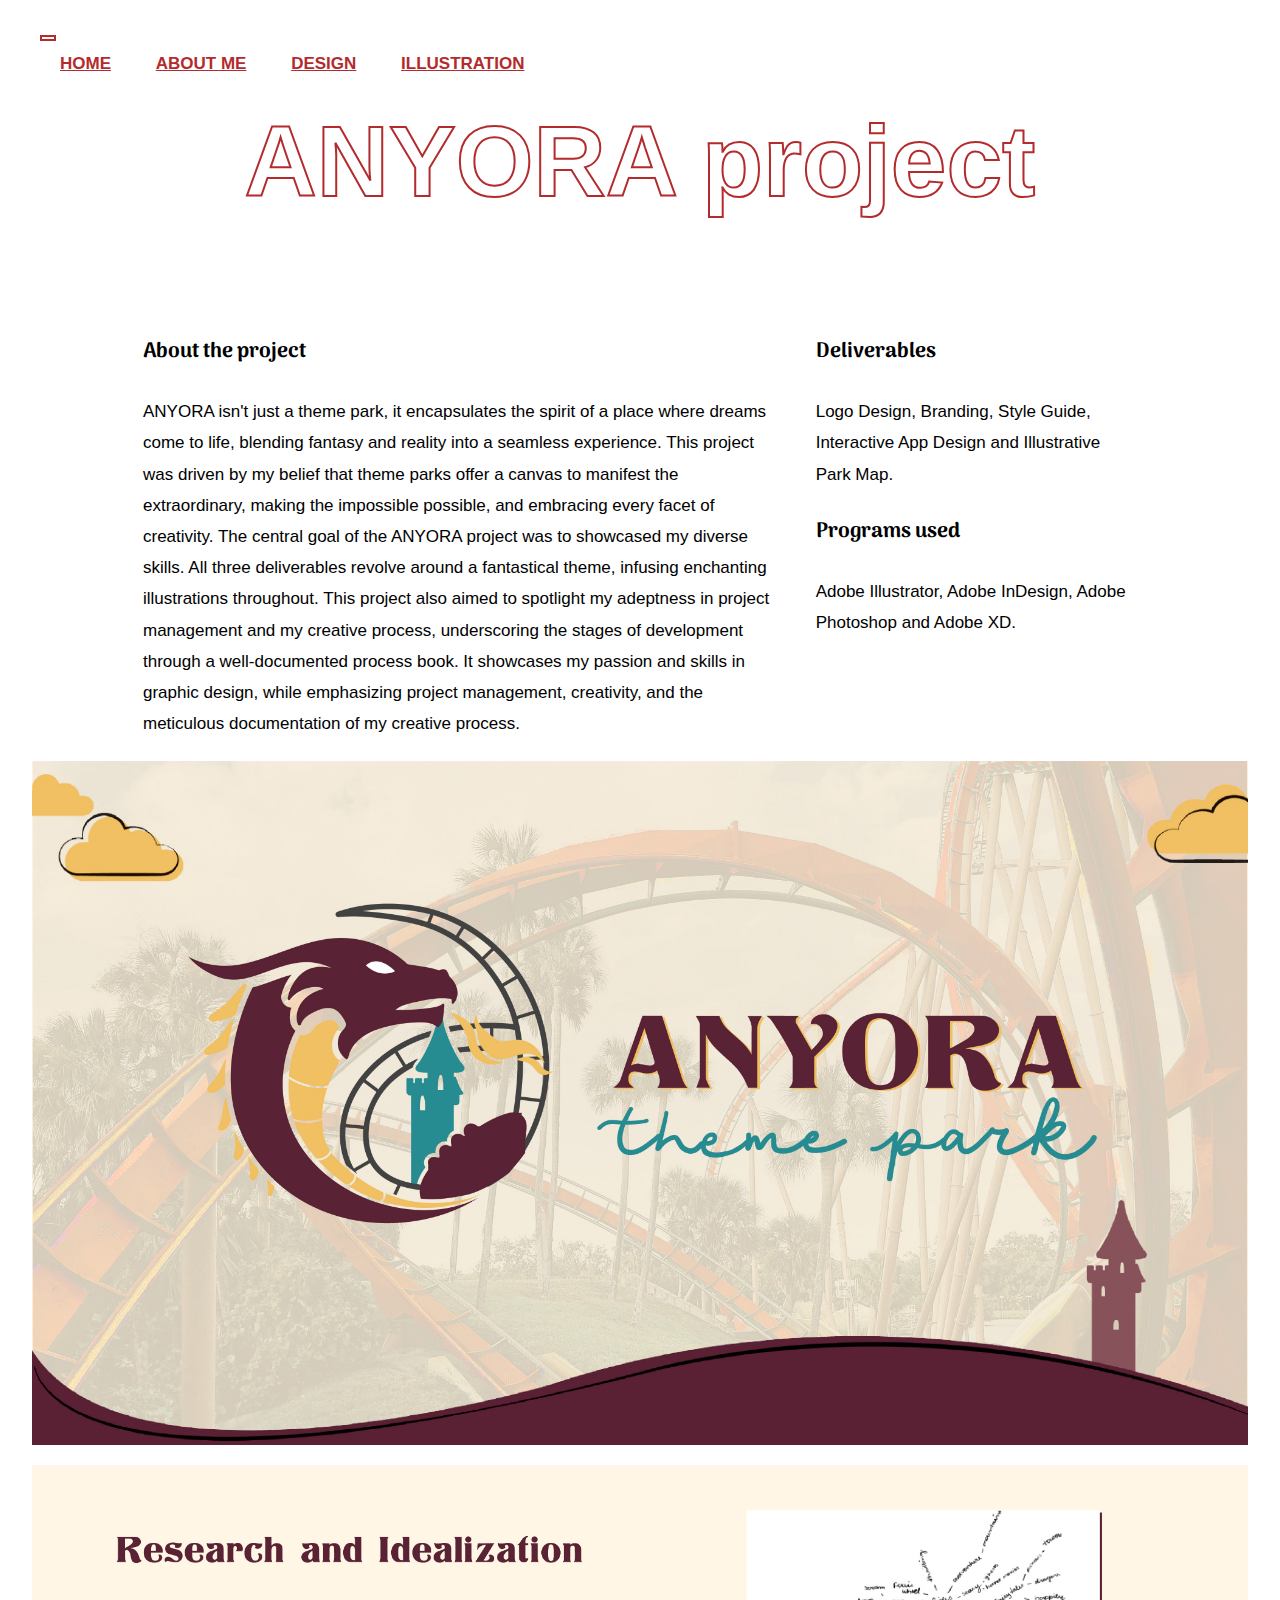
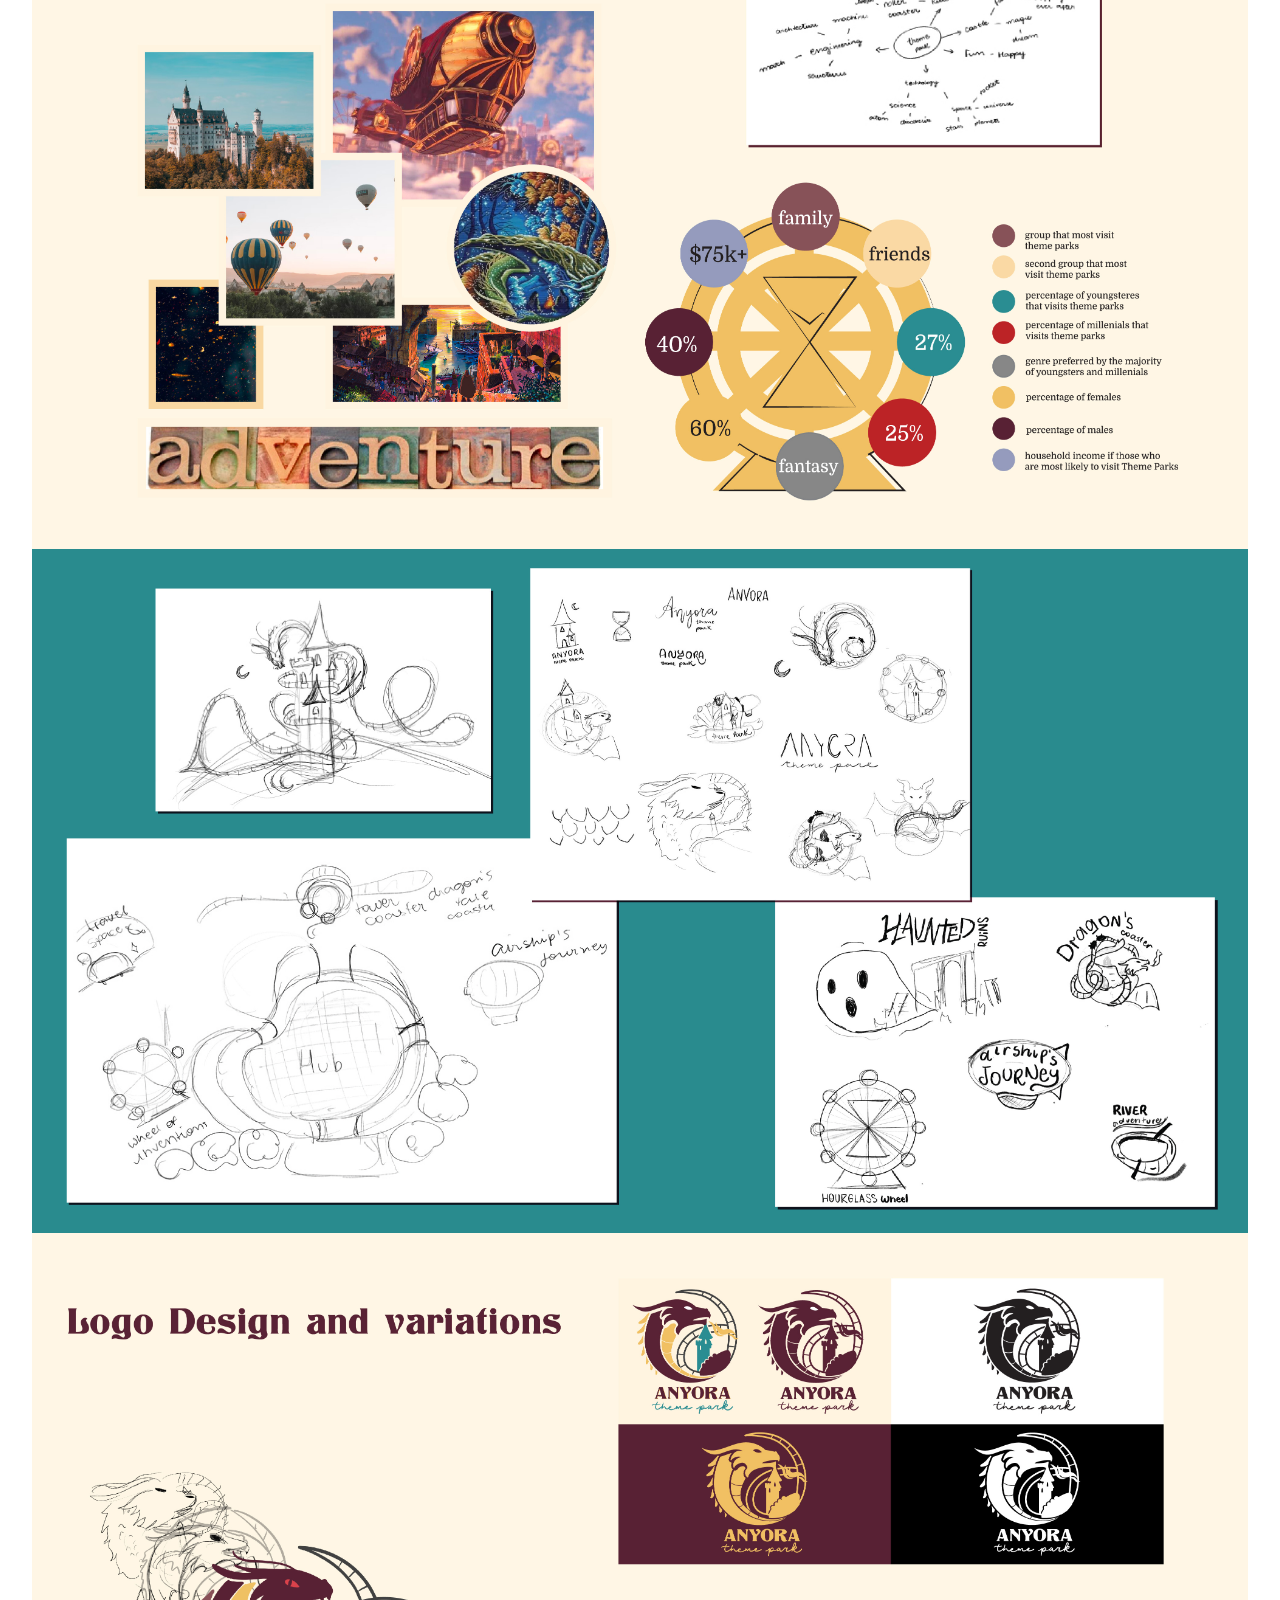
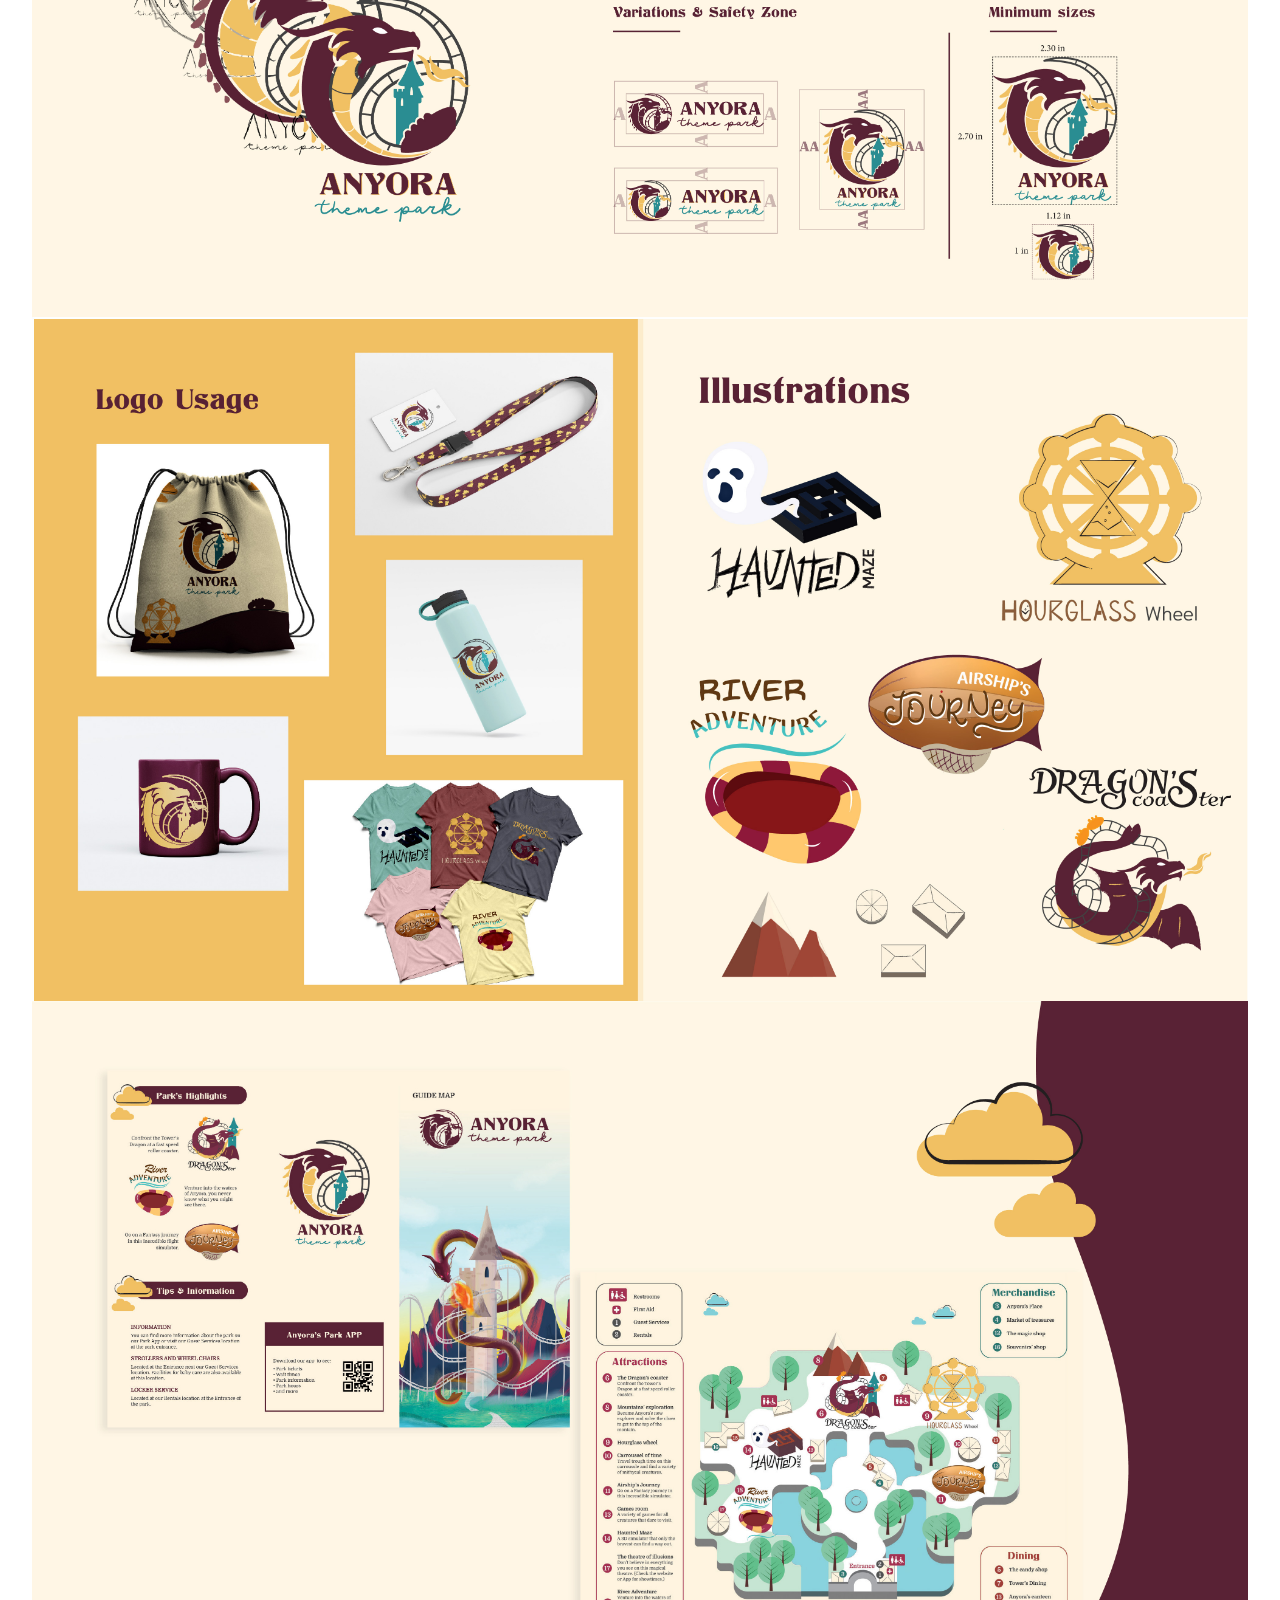
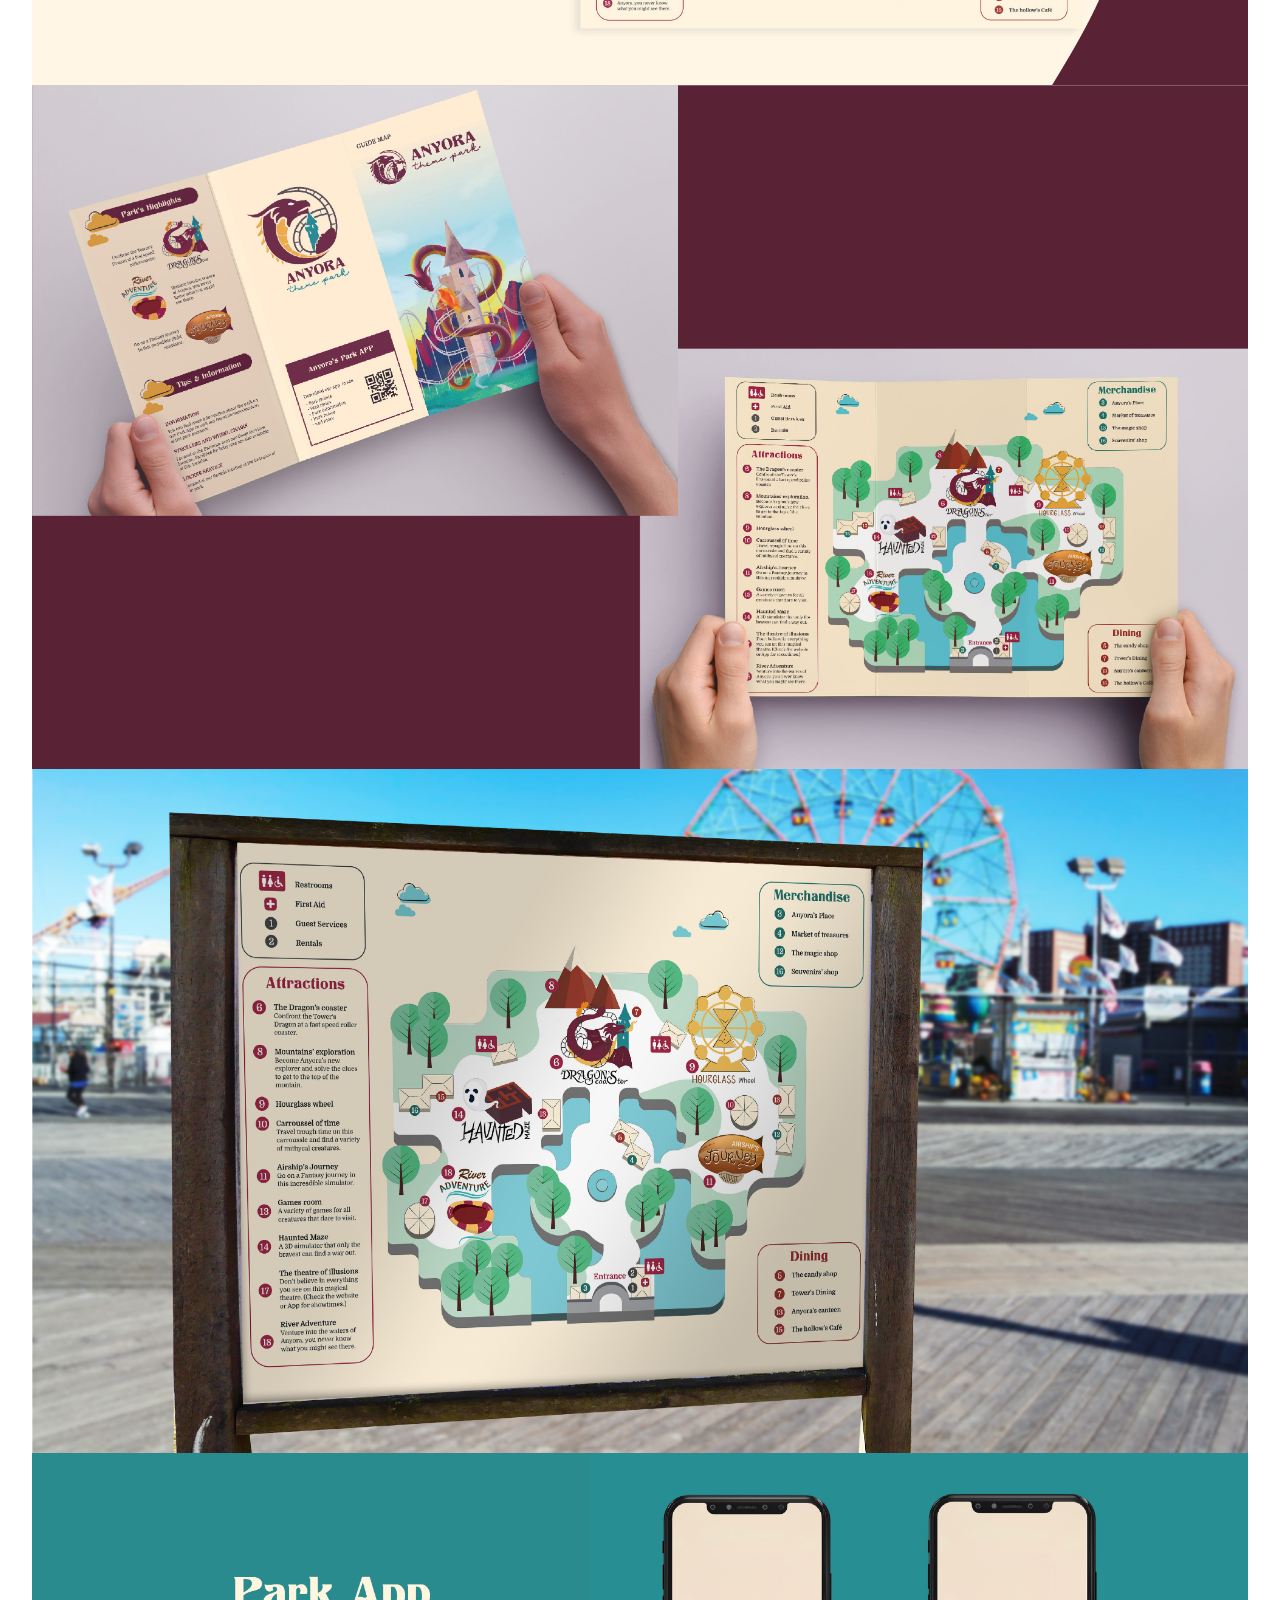
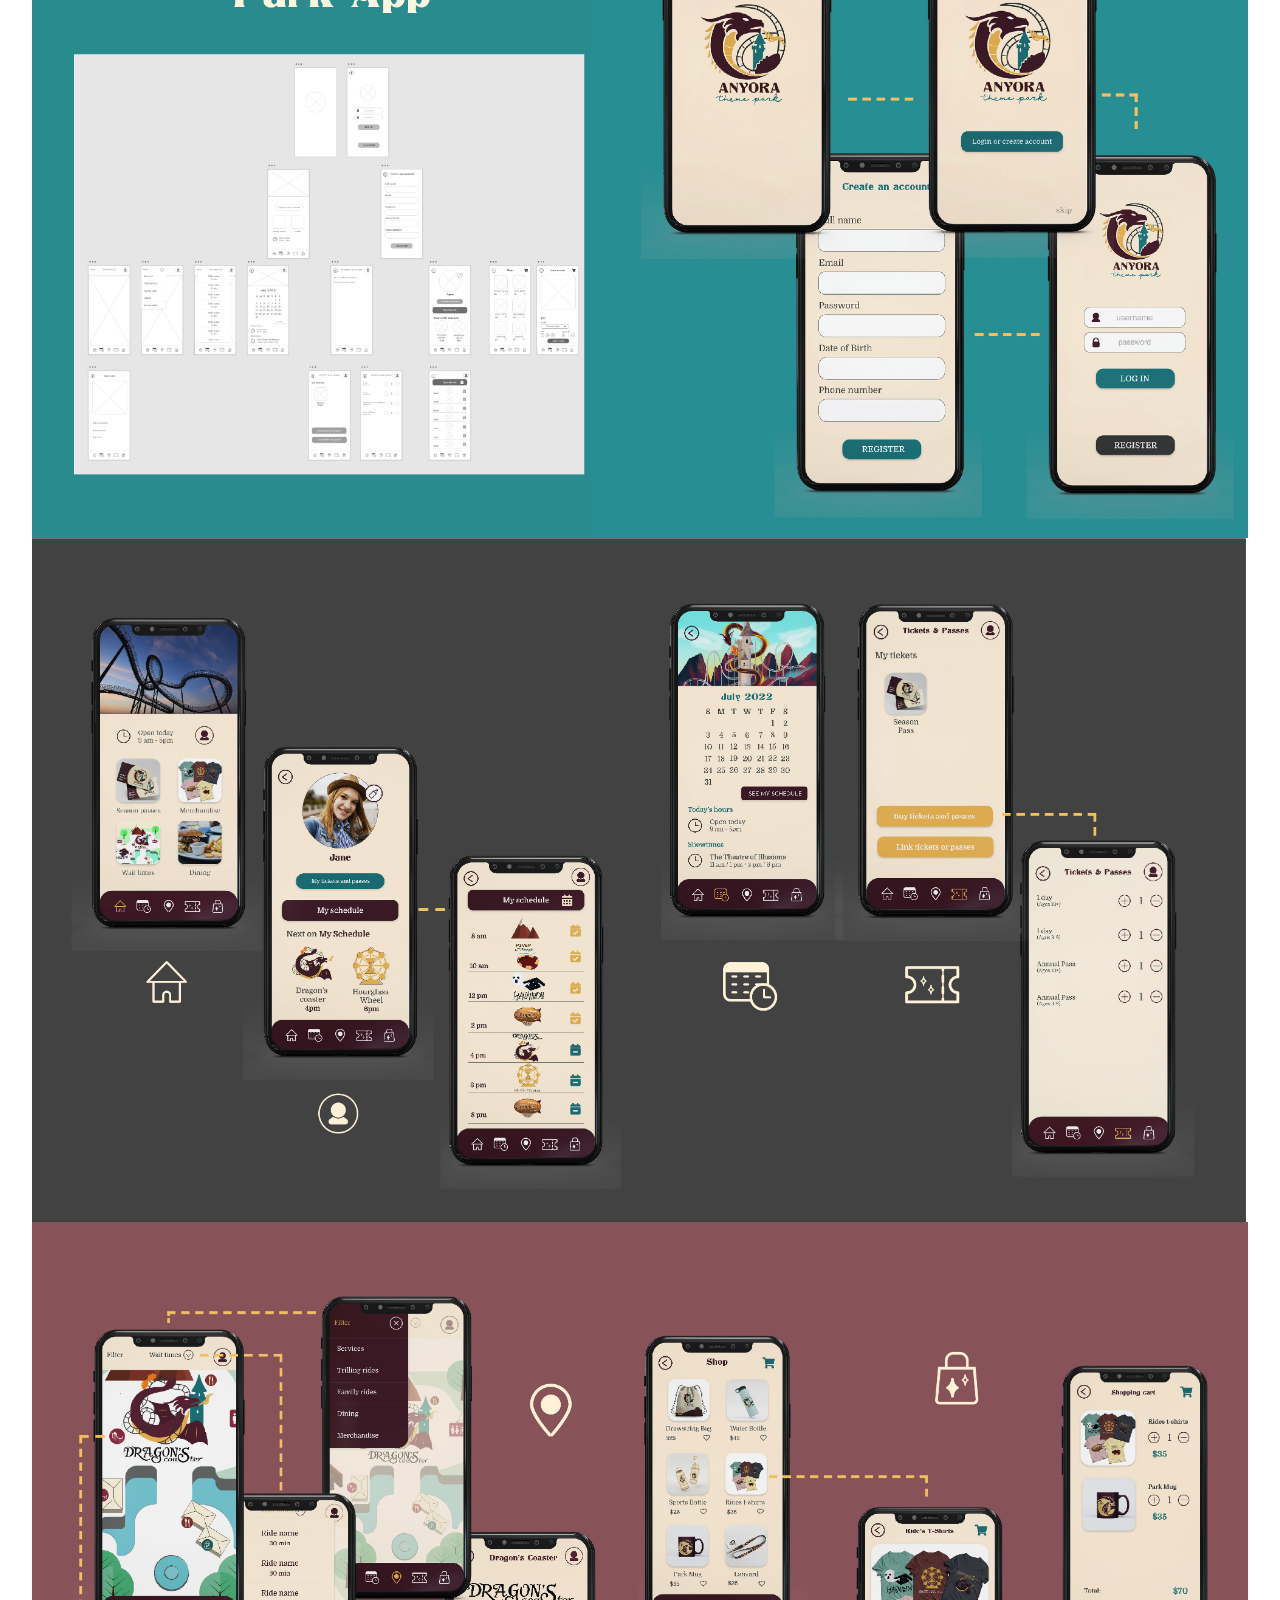
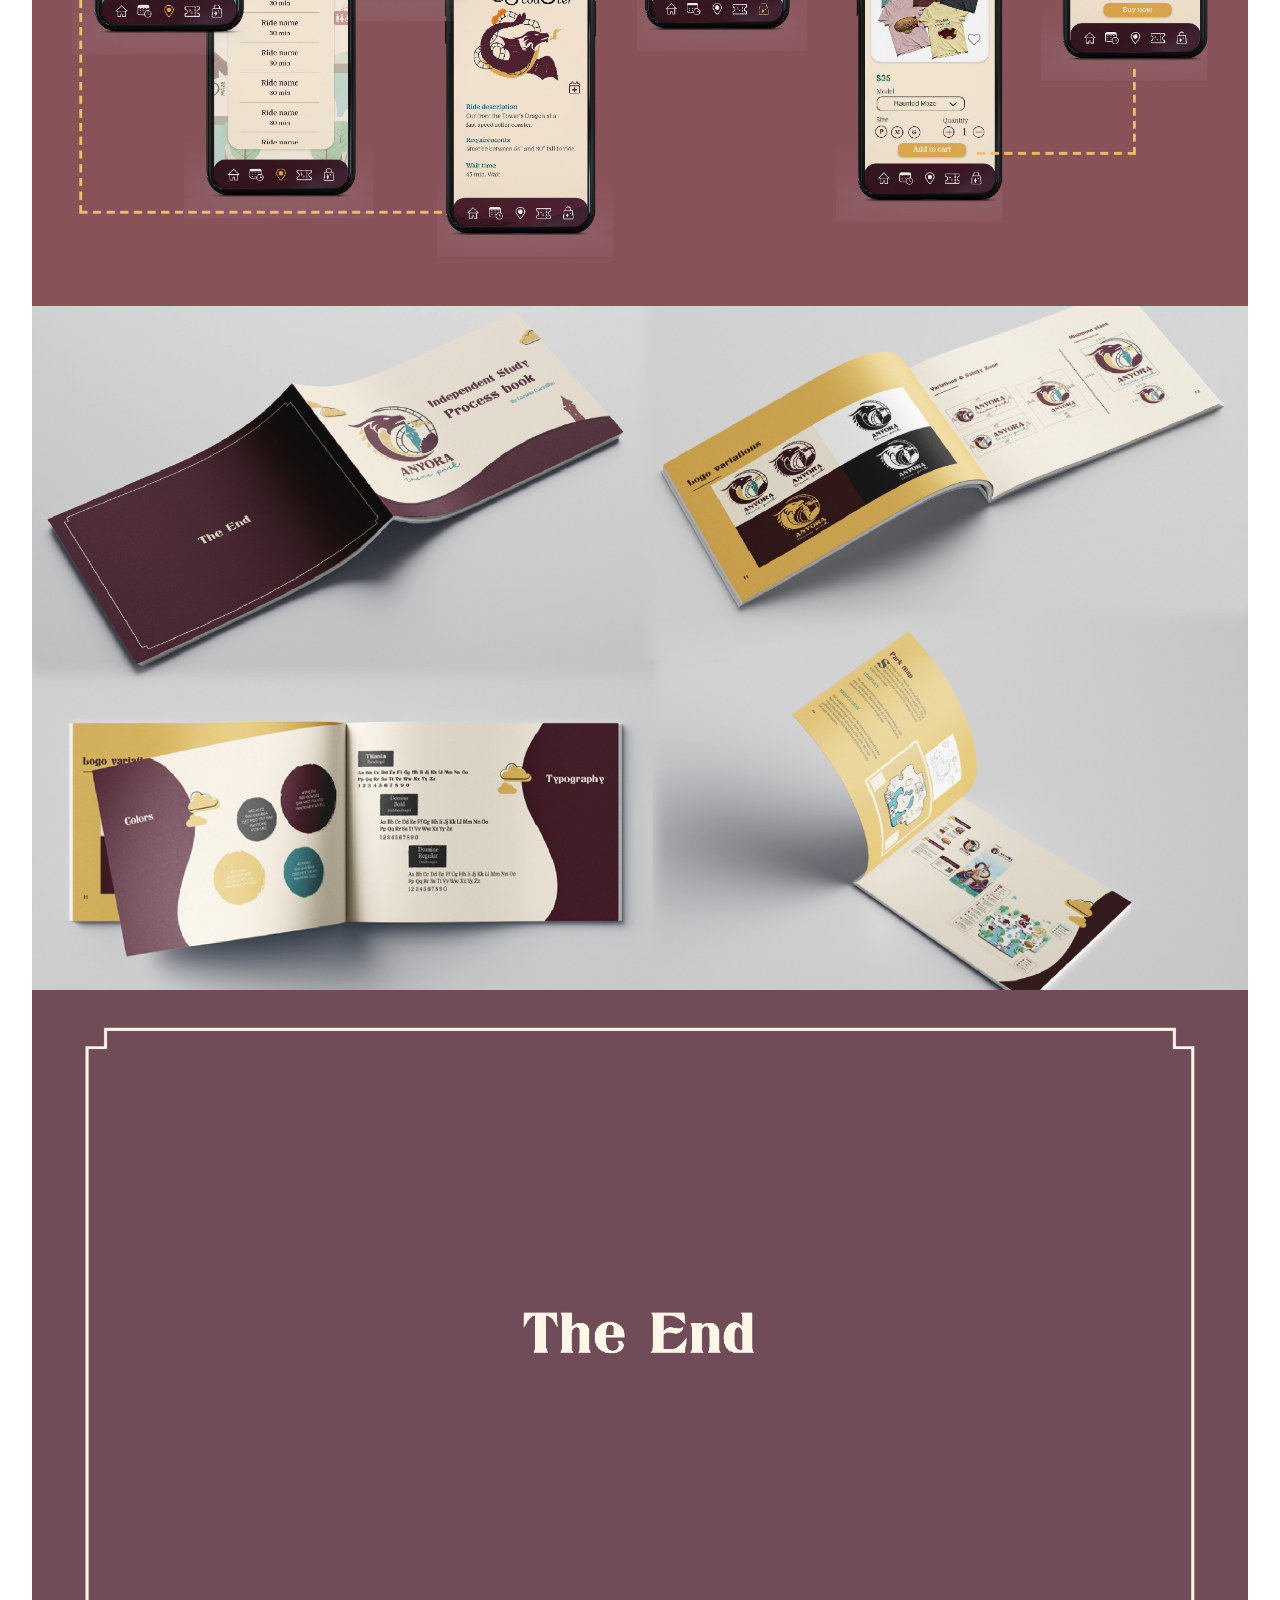
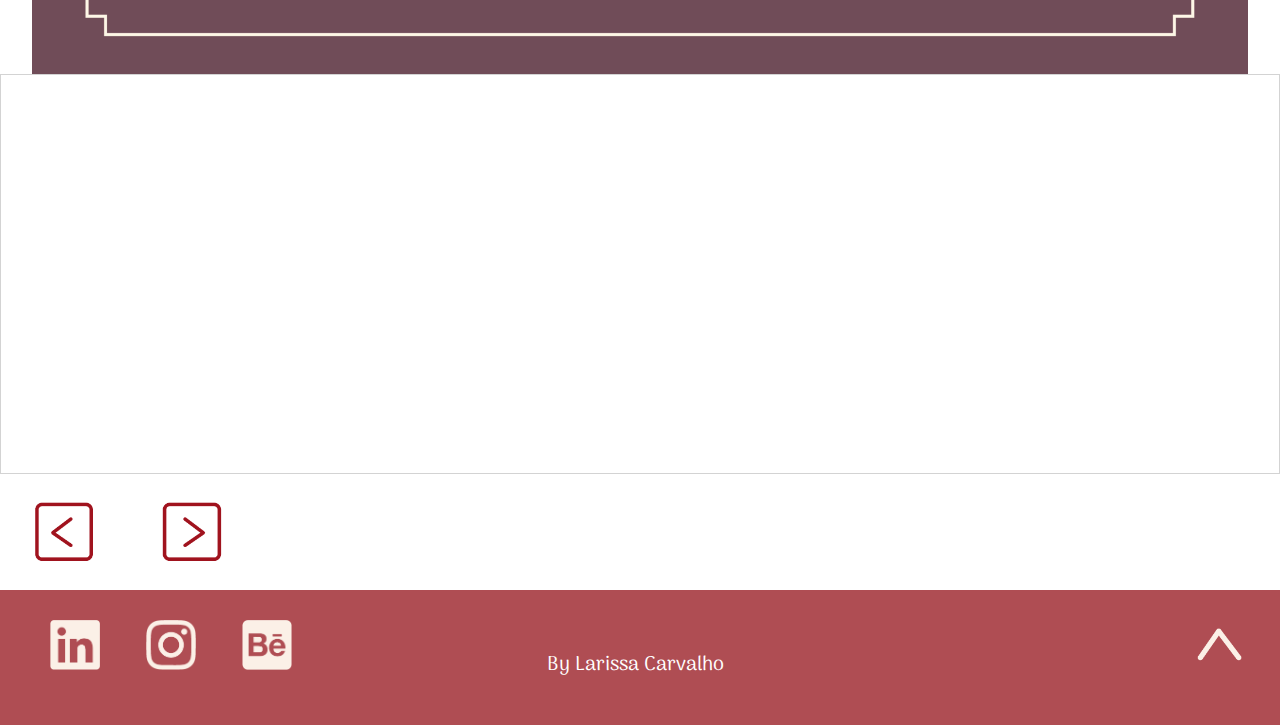
<file: anyora1.html>
<!doctype html>
<html lang="en">

<head>
  <title>Independent Project</title>
  <link rel="icon" type="image/x-icon" href="/images/mylogo.ico">
  <!-- From https://www.w3schools.com/html/html_favicon.asp -->
  <meta name="author" content="Larissa">
  <meta name="description" content="This is a Graphic Design and Illustration portfolio website.">
  <meta charset="UTF-8">
  <meta name="viewport" content="width=device-width, initial-scale=1.0">

  <!-- Bootstrap link must go above my overrides -->
  <link href="https://cdn.jsdelivr.net/npm/bootstrap@5.2.0-beta1/dist/css/bootstrap.min.css" rel="stylesheet"
    integrity="sha384-0evHe/X+R7YkIZDRvuzKMRqM+OrBnVFBL6DOitfPri4tjfHxaWutUpFmBp4vmVor" crossorigin="anonymous">

  <!-- Google Fonts -->
  <link rel="preconnect" href="https://fonts.googleapis.com">
  <link rel="preconnect" href="https://fonts.gstatic.com" crossorigin>
  <link
    href="https://fonts.googleapis.com/css2?family=Arima:wght@600;700&family=Montserrat:ital,wght@0,100;0,200;0,300;0,400;0,500;0,600;0,700;0,800;0,900;1,100;1,200;1,300;1,400;1,500;1,600;1,700;1,800;1,900&family=Roboto:wght@500;700;900&display=swap"
    rel="stylesheet">

  <!-- My overides stylesheet -->
  <link href="css/styles.css" rel="stylesheet">

</head>

<body id="top">

  <header class="bg-custom">

    <nav class="container navbar navbar-expand-lg navbar-dark">
      <menu class="container-fluid">
        <!-- <a class="navbar-brand" href="/index.html"><img class="mylogo" src="images/mylogo.png" alt="This is an image of a logo."></a> -->
        <button class="navbar-toggler custom-toggler" type="button" data-bs-toggle="collapse"
          data-bs-target="#navbarNavAltMarkup" aria-controls="navbarNavAltMarkup" aria-expanded="false"
          aria-label="Toggle navigation">
          <span class="navbar-toggler-icon"></span>
        </button>
        <div class="collapse navbar-collapse justify-content-end" aria-label="navigation bar" id="navbarNavAltMarkup">
          <div class="navbar-nav" aria-label="navigation bar">
            <a class="nav-link" href="/index.html">Home</a>
            <a class="nav-link" href="/about.html">About Me</a>
            <a class="nav-link" href="/design.html">Design</a>
            <a class="nav-link" href="/illustration.html">Illustration</a>
          </div>
        </div>
      </menu>
    </nav>

  </header>

  <main class="illustrationtitle"><!-- Start title -->
    <section class="container">
      <h1 class="textstyle textstyle4"><span style="text-transform: uppercase;">anyora</span> project</h1>
    </section>
  </main> <!-- END title -->

  <section class="projectdetails">
    <div class="column2">
      <div>
        <h4>About the project</h4>
        <p class="projecttxt">ANYORA isn't just a theme park, it encapsulates the spirit of a place where dreams come to
          life, blending fantasy and reality into a seamless experience. This project was driven by my belief that theme
          parks offer a canvas to manifest the extraordinary, making the impossible possible, and embracing every facet
          of creativity. The central goal of the ANYORA project was to showcased my diverse skills. All three
          deliverables revolve around a fantastical theme, infusing enchanting illustrations throughout. This project
          also aimed to spotlight my adeptness in project management and my creative process, underscoring the stages of
          development through a well-documented process book. It showcases my passion and skills in graphic design,
          while emphasizing project management, creativity, and the meticulous documentation of my creative process.
        </p>
      </div>
    </div>
    <div class="column2">
      <h4>Deliverables</h4>
      <p class="projecttxt">Logo Design, Branding, Style Guide, Interactive App Design and Illustrative Park Map.</p>
      <h4>Programs used</h4>
      <p class="projecttxt">Adobe Illustrator, Adobe InDesign, Adobe Photoshop and Adobe XD.</p>
    </div>
  </section>

  <section class="align-center">
    <div class="projectbox">
      <img style="padding-bottom: 20px;" class="project" src="/images/Design/Independent-Study/anyora-01.jpg">
      <img class="project" src="/images/Design/Independent-Study/anyora2-02.jpg">
      <img class="project" src="/images/Design/Independent-Study/anyora2-03.jpg">
      <img class="project" src="/images/Design/Independent-Study/anyora-03.jpg">
      <img class="project" src="/images/Design/Independent-Study/anyora-04.jpg">
      <img class="project" src="/images/Design/Independent-Study/anyora-05.jpg">
      <img class="project" src="/images/Design/Independent-Study/anyora-06.jpg">
      <img class="project" src="/images/Design/Independent-Study/anyora-07.jpg">
      <img class="project" src="/images/Design/Independent-Study/anyora-08.jpg">
      <img class="project" src="/images/Design/Independent-Study/anyora-09.jpg">
      <img class="project" src="/images/Design/Independent-Study/anyora-10.jpg">
      <img class="project" src="/images/Design/Independent-Study/anyora-11.jpg">
      <img class="project" src="/images/Design/Independent-Study/anyora-12.jpg">
    </div>
  </section>

  <!-- START Project Slideck -->
  <section class="container">
    <iframe allowfullscreen="allowfullscreen" scrolling="no" class="fp-iframe"
      src="https://heyzine.com/flip-book/a79e717394.html"
      style="border: 1px solid lightgray; width: 100%; height: 400px;"></iframe>
  </section><!-- END Project Slideck -->

  <section class="container portfolionav"> <!-- START Portfolio navigation -->

    <div class="back" aria-label="icon container">
      <a href="/diverse9.html">
        <img src="images/icons/back.png" alt="back icon">
      </a>
    </div>
    <div class="next" aria-label="icon container">
      <a href="/hero2.html">
        <img src="images/icons/next.png" alt="next icon">
      </a>
    </div>

  </section><!-- END Portfolio navigation -->

  <footer><!-- START Footer -->
    <div class="centeralign" aria-label="social media icons container">
      <a href="https://www.linkedin.com/in/larissacr/" target=”_blank”><img class="mysocialmedia"
          src="images/icons/linkedinrose.png" alt="This is a linkedin icon."></a>
      <a href="https://www.instagram.com/larisdesigns/" target=”_blank”><img class="mysocialmedia"
          src="images/icons/instagramrose.png" alt="This is an instagram icon."></a>
      <a href="https://www.behance.net/lah_c_r" target=”_blank”><img class="mysocialmedia"
          src="images/icons/behancerose.png" alt="This is a behance icon."></a>
    </div>
    <p>
      By Larissa Carvalho
    </p>
    <div class="next" aria-label="icon container">
      <a href="#top">
        <img src="images/icons/up.png" alt="up icon">
      </a>
    </div>
  </footer><!-- END Footer -->


  <!-- Bootstrap Javascript should go above the closing BODY tag-->
  <script src="https://cdn.jsdelivr.net/npm/bootstrap@5.2.0-beta1/dist/js/bootstrap.bundle.min.js"
    integrity="sha384-pprn3073KE6tl6bjs2QrFaJGz5/SUsLqktiwsUTF55Jfv3qYSDhgCecCxMW52nD2"
    crossorigin="anonymous"></script>


  <script src="js/main.js"></script>
</body>

</html>
</file>
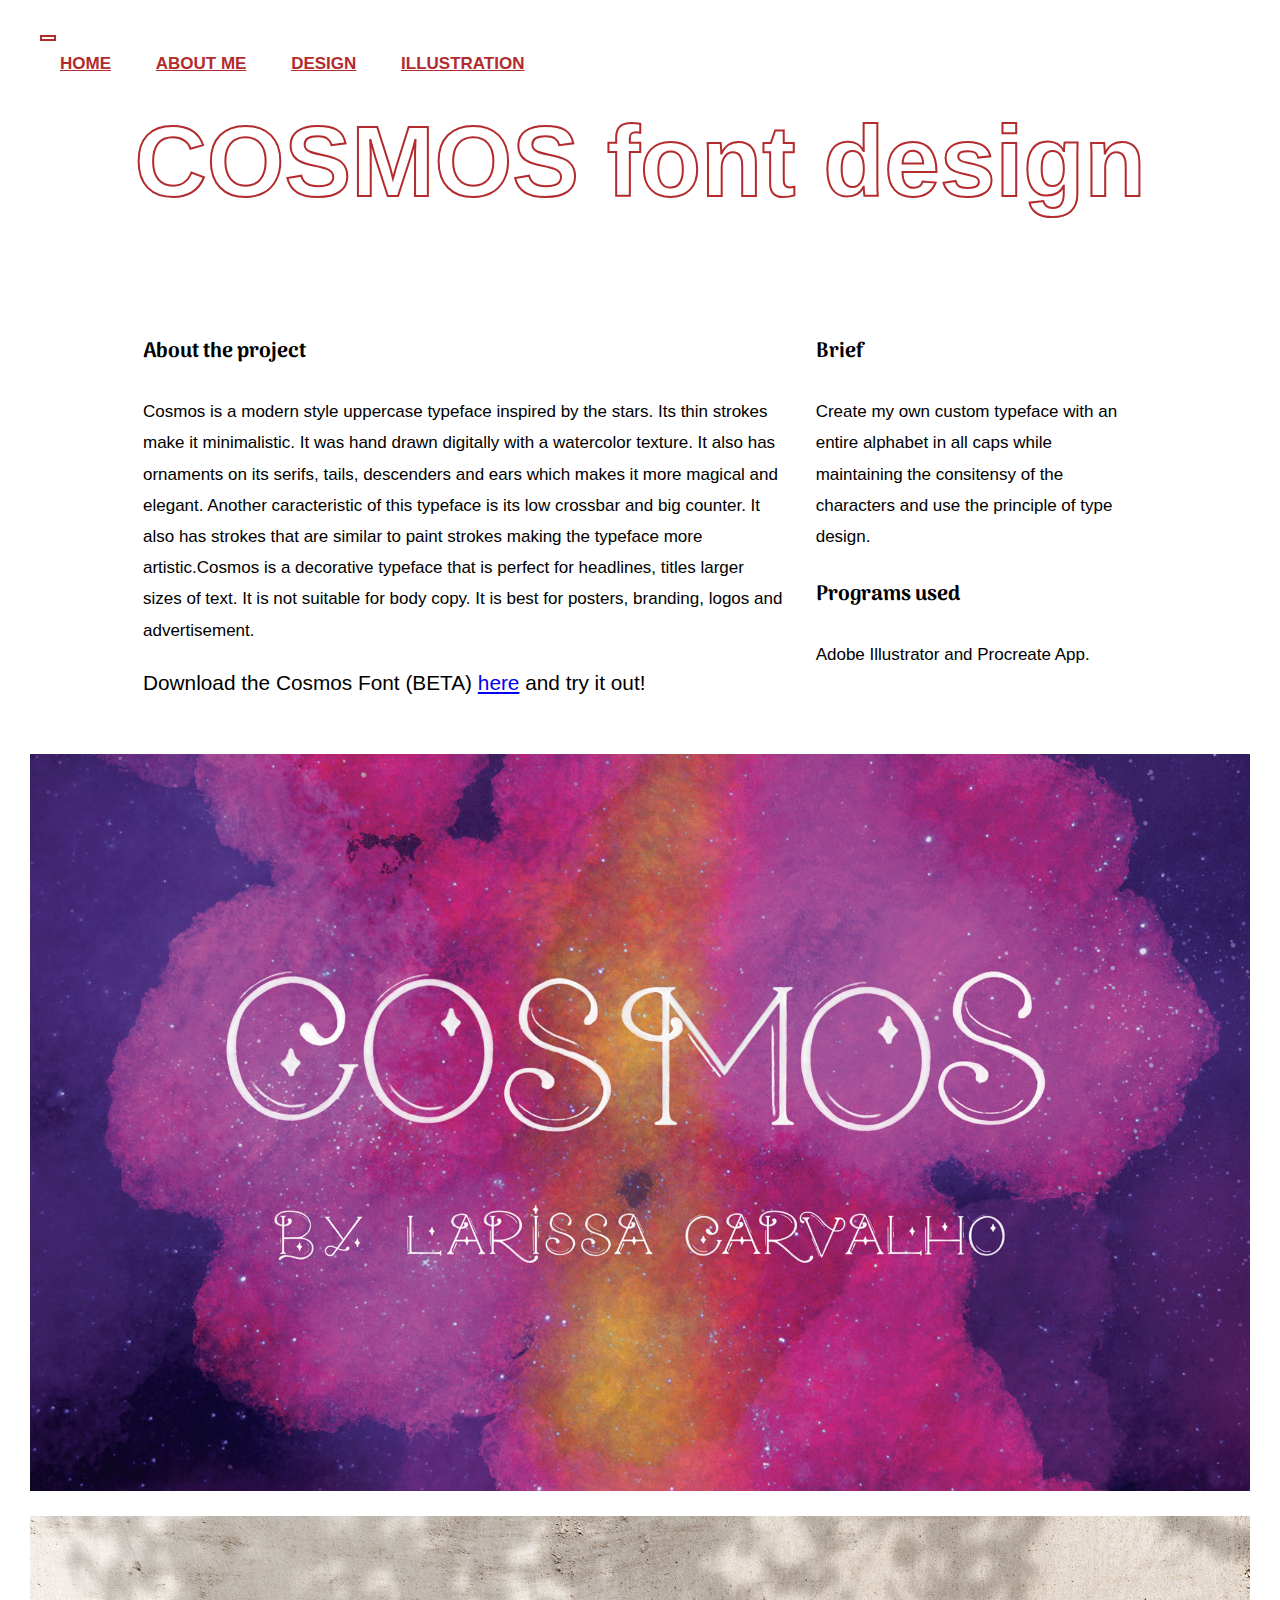
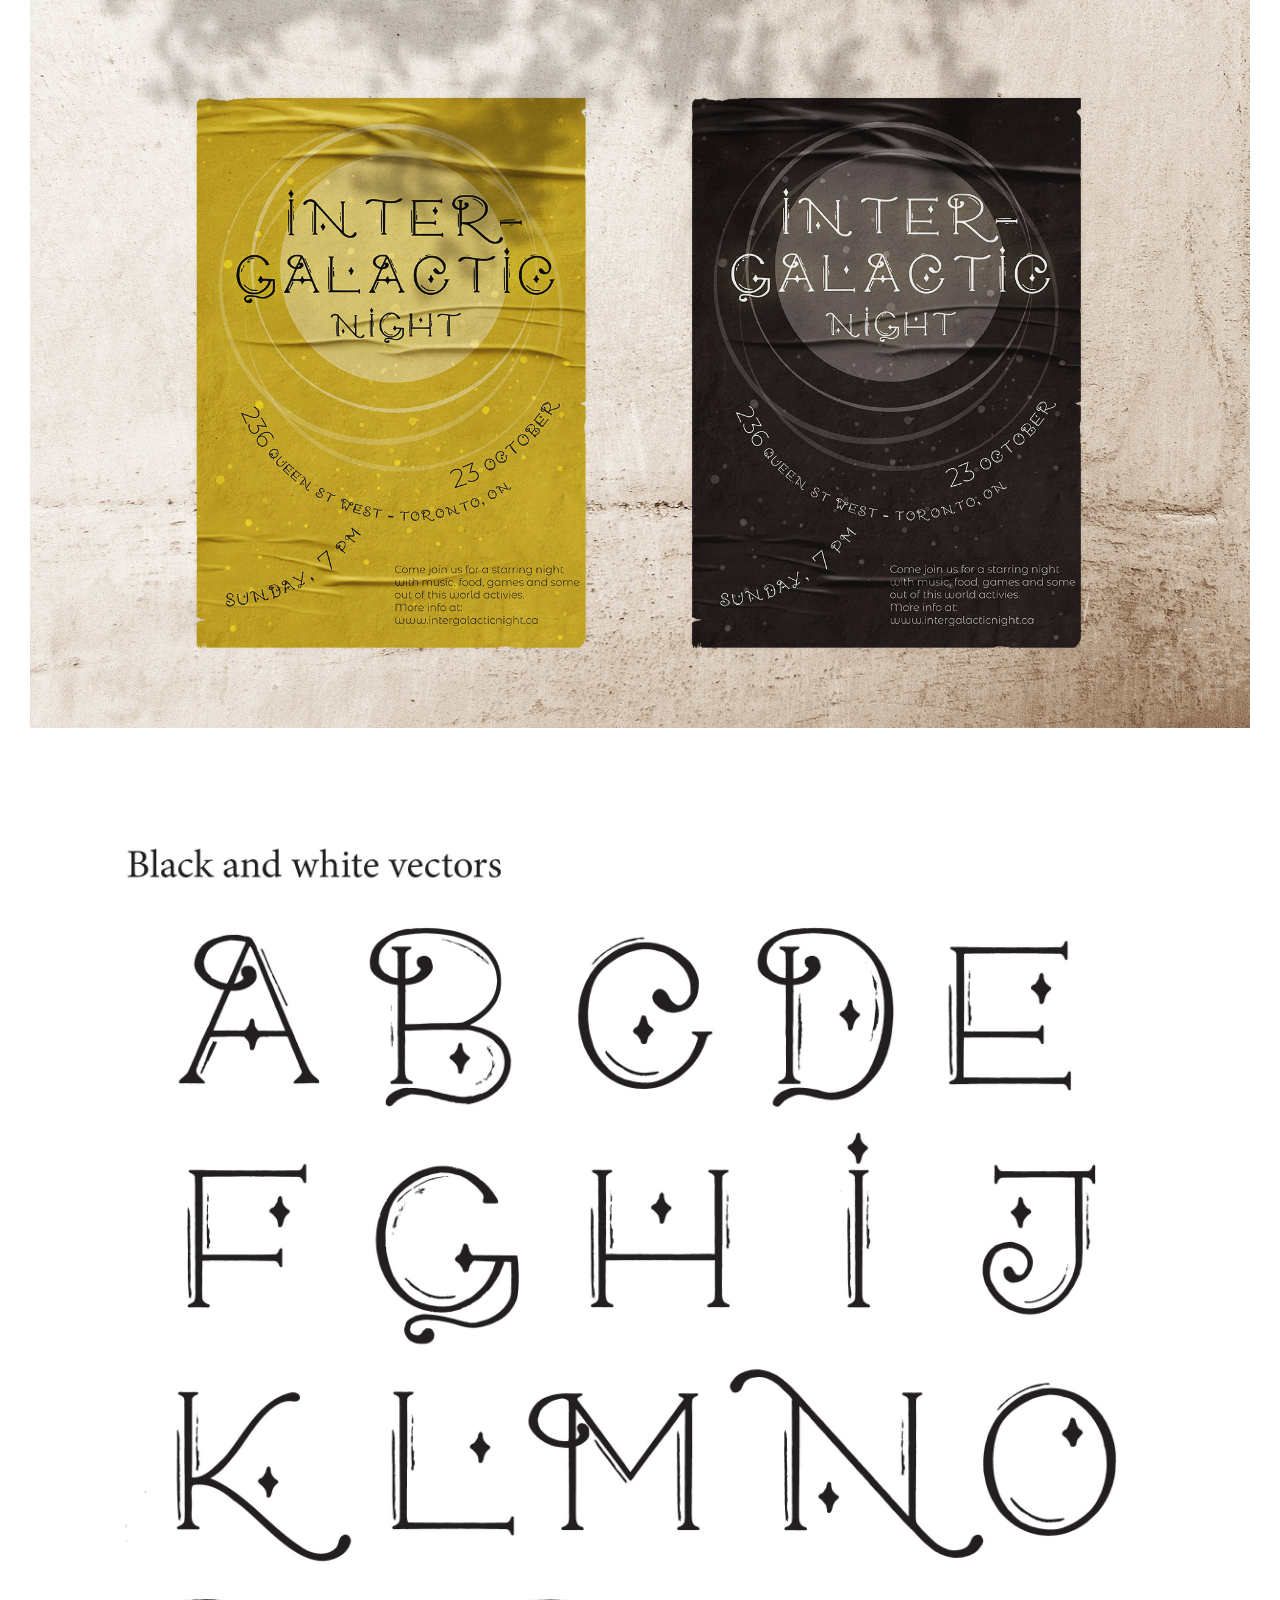
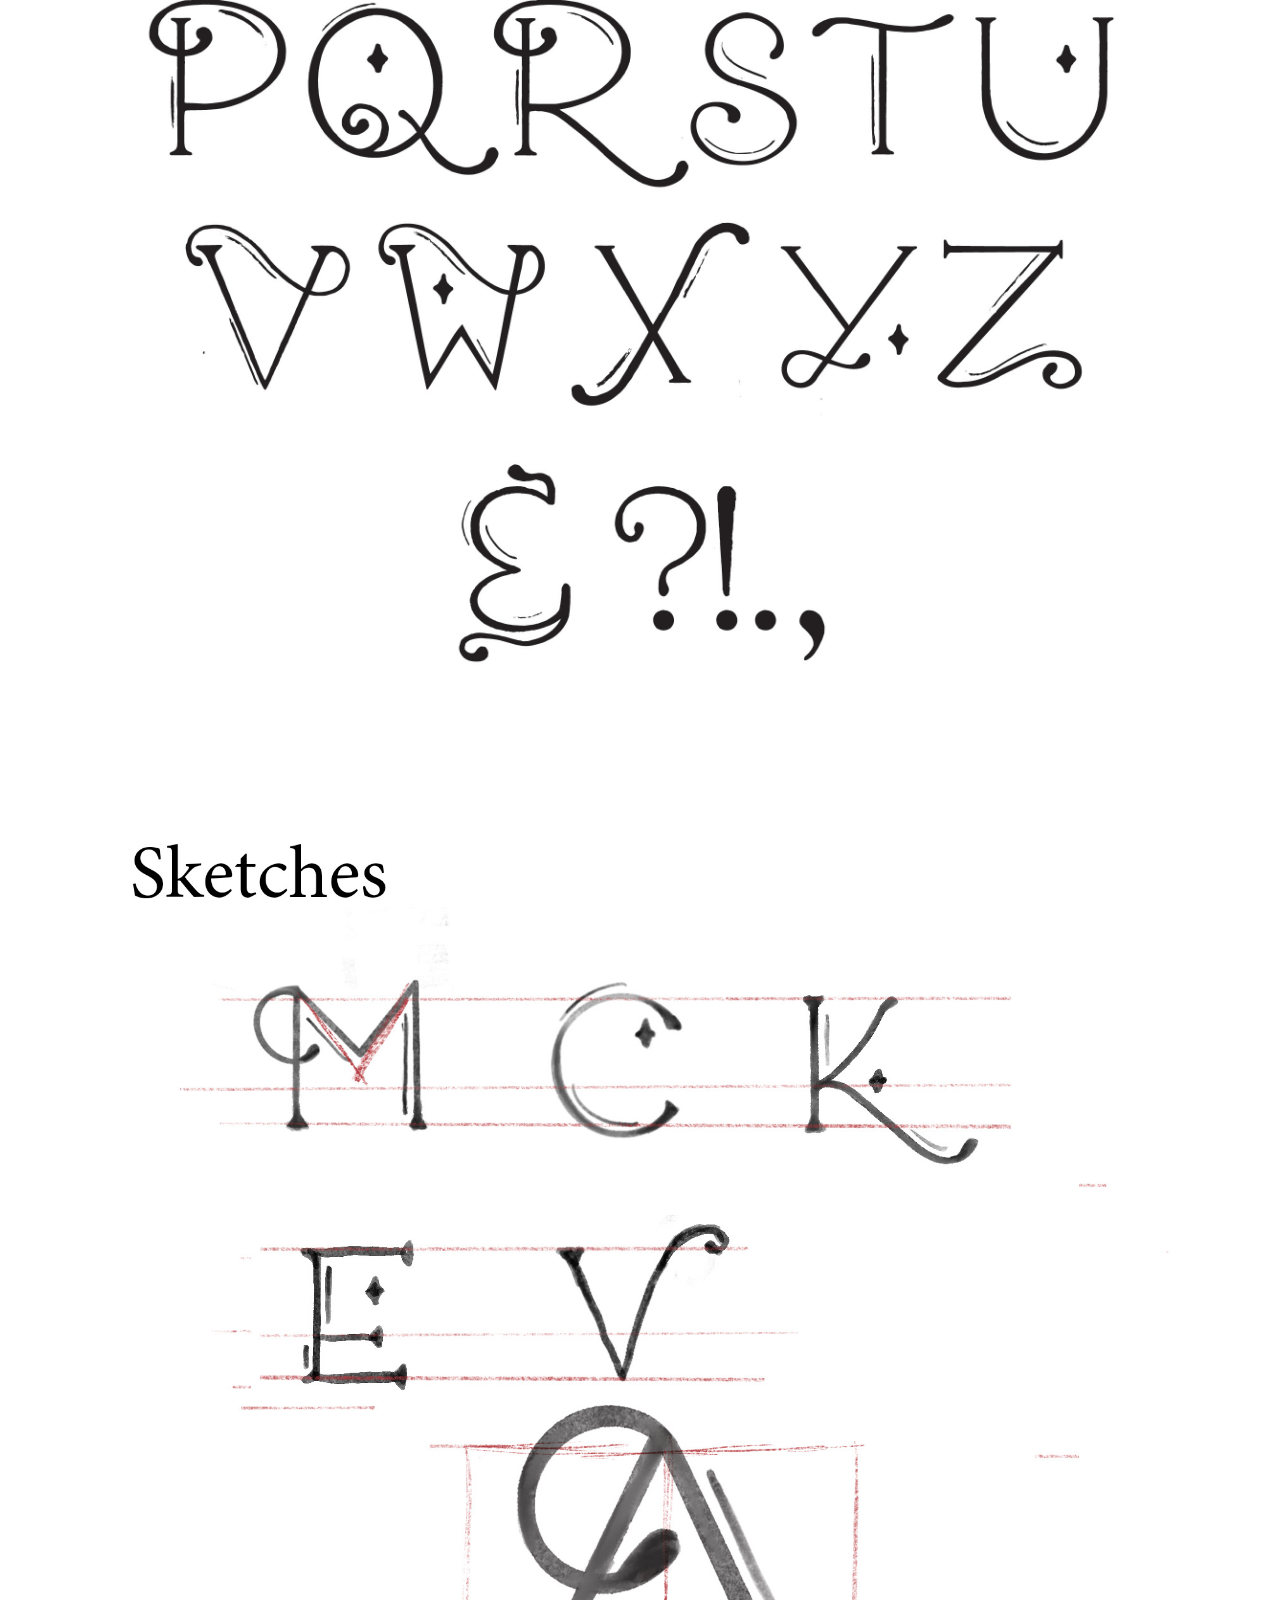
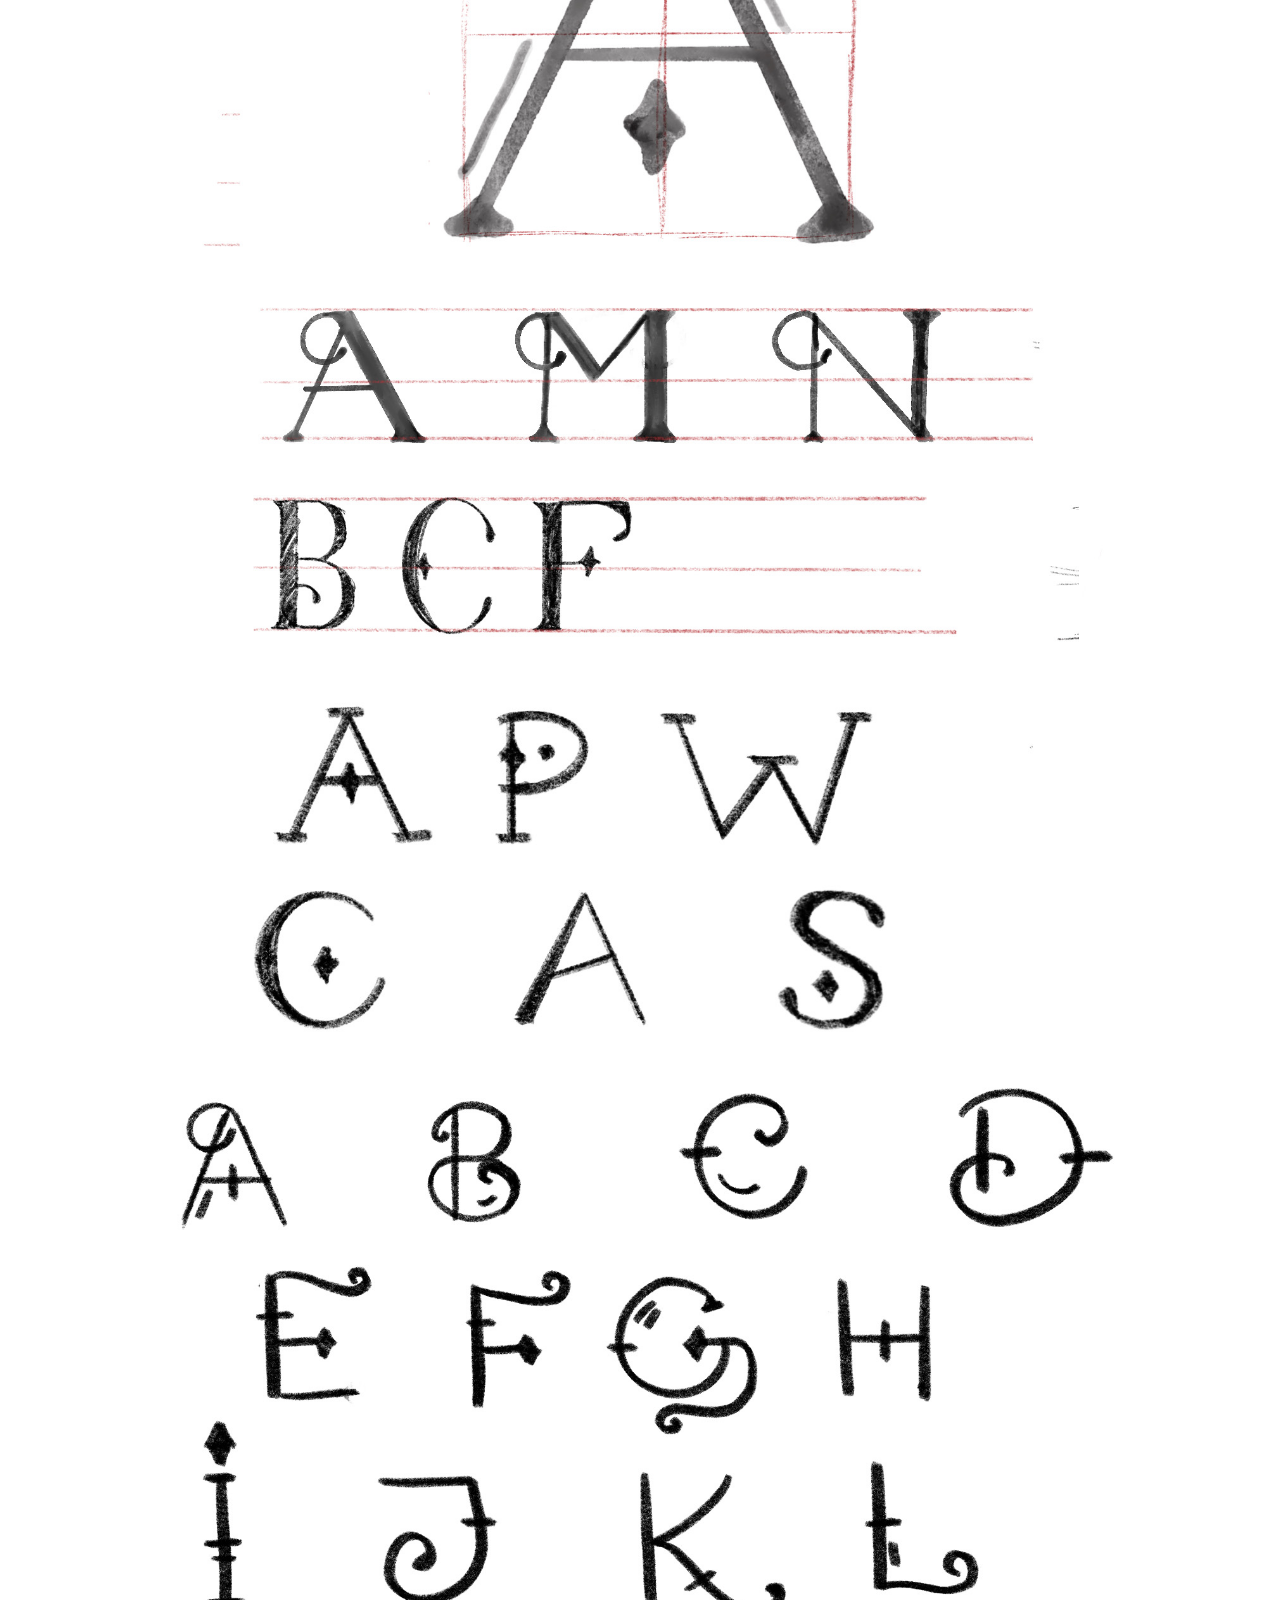
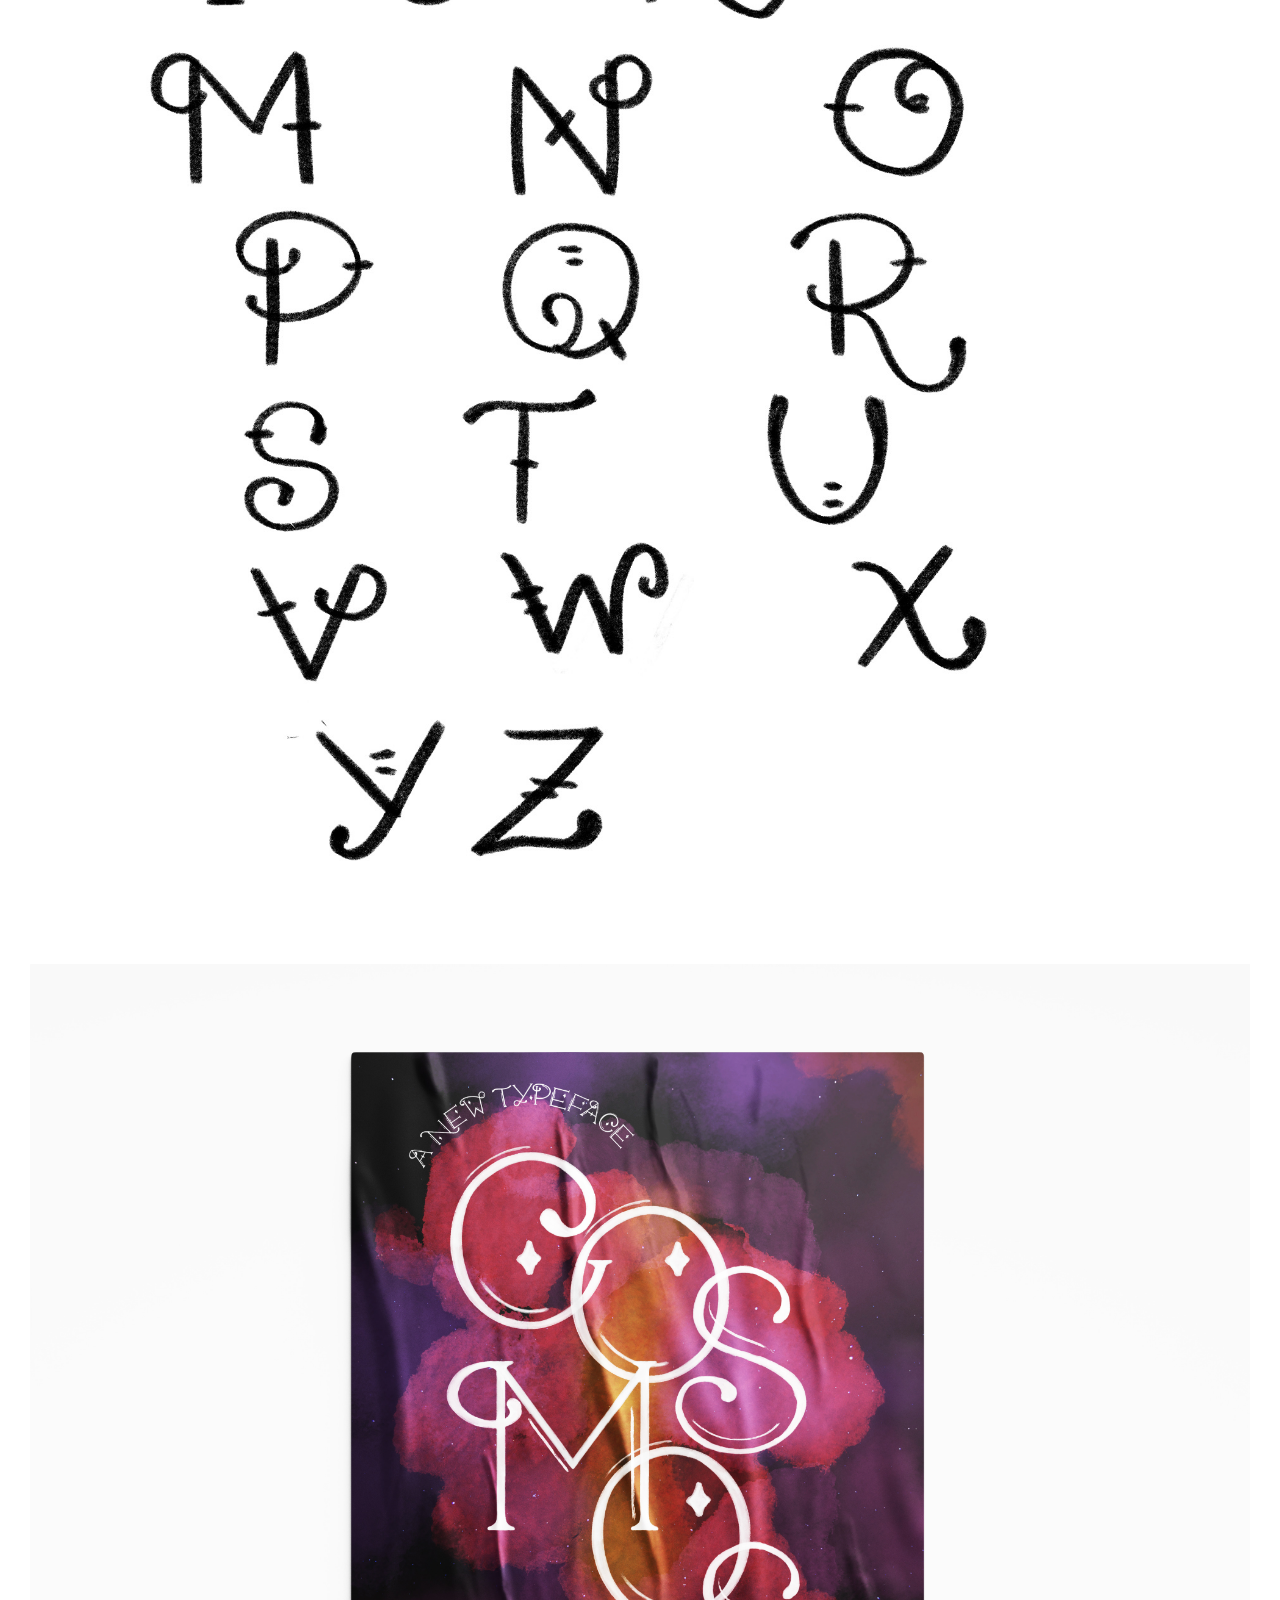
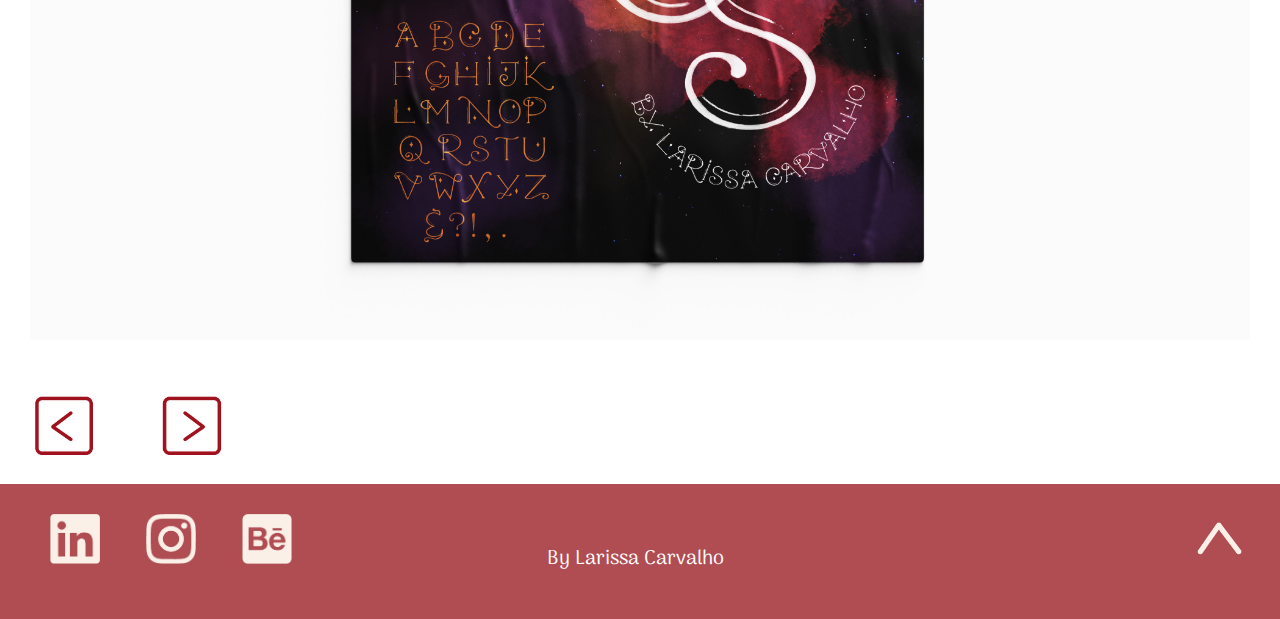
<file: cosmos4.html>
<!doctype html>
<html lang="en">

<head>
  <title>Cosmos font Design</title>
  <link rel="icon" type="image/x-icon" href="/images/mylogo.ico">
  <!-- From https://www.w3schools.com/html/html_favicon.asp -->
  <meta name="author" content="Larissa">
  <meta name="description" content="This is a Graphic Design and Illustration portfolio website.">
  <meta charset="UTF-8">
  <meta name="viewport" content="width=device-width, initial-scale=1.0">

  <!-- Bootstrap link must go above my overrides -->
  <link href="https://cdn.jsdelivr.net/npm/bootstrap@5.2.0-beta1/dist/css/bootstrap.min.css" rel="stylesheet"
    integrity="sha384-0evHe/X+R7YkIZDRvuzKMRqM+OrBnVFBL6DOitfPri4tjfHxaWutUpFmBp4vmVor" crossorigin="anonymous">

  <!-- Google Fonts -->
  <link rel="preconnect" href="https://fonts.googleapis.com">
  <link rel="preconnect" href="https://fonts.gstatic.com" crossorigin>
  <link
    href="https://fonts.googleapis.com/css2?family=Arima:wght@600;700&family=Montserrat:ital,wght@0,100;0,200;0,300;0,400;0,500;0,600;0,700;0,800;0,900;1,100;1,200;1,300;1,400;1,500;1,600;1,700;1,800;1,900&family=Roboto:wght@500;700;900&display=swap"
    rel="stylesheet">

  <!-- My overides stylesheet -->
  <link href="css/styles.css" rel="stylesheet">

</head>

<body id="top">

  <header class="bg-custom">

    <nav class="container navbar navbar-expand-lg navbar-dark">
      <menu class="container-fluid">
        <!-- <a class="navbar-brand" href="/index.html"><img class="mylogo" src="images/mylogo.png" alt="This is an image of a logo."></a> -->
        <button class="navbar-toggler custom-toggler" type="button" data-bs-toggle="collapse"
          data-bs-target="#navbarNavAltMarkup" aria-controls="navbarNavAltMarkup" aria-expanded="false"
          aria-label="Toggle navigation">
          <span class="navbar-toggler-icon"></span>
        </button>
        <div class="collapse navbar-collapse justify-content-end" aria-label="navigation bar" id="navbarNavAltMarkup">
          <div class="navbar-nav" aria-label="navigation bar">
            <a class="nav-link" href="/index.html">Home</a>
            <a class="nav-link" href="/about.html">About Me</a>
            <a class="nav-link" href="/design.html">Design</a>
            <a class="nav-link" href="/illustration.html">Illustration</a>
          </div>
        </div>
      </menu>
    </nav>

  </header>

  <main class="illustrationtitle"><!-- Start title -->
    <section class="container">
      <h1 class="textstyle textstyle4"><span style="text-transform: uppercase;">COSMOS</span> Font Design</h1>
    </section>
  </main> <!-- END title -->

  <section class="projectdetails">
    <div class="column2">
      <div>
        <h4>About the project</h4>
        <p class="projecttxt"> Cosmos is a modern style uppercase typeface inspired by the stars. Its thin strokes make
          it minimalistic. It was
          hand drawn digitally with a watercolor texture. It also has ornaments on its serifs, tails, descenders and
          ears
          which makes it more magical and elegant. Another caracteristic of this typeface is its low crossbar and big
          counter. It also has strokes that are similar to paint strokes making the typeface more artistic.Cosmos is a
          decorative typeface that is perfect for headlines, titles larger sizes of text. It is not suitable for body
          copy.
          It is best for posters, branding, logos and advertisement. </p>
        <p> Download the Cosmos Font (BETA) <a
            href="https://drive.google.com/file/d/1SN8zMcPpBbRvQmt7IlILrG6FHO5rGMMP/view?usp=sharing"
            target="_blank">here</a> and try it out!</p>
      </div>
    </div>
    <div class="column2">
      <h4>Brief</h4>
      <p class="projecttxt">Create my own custom typeface with an entire alphabet in all caps while maintaining the
        consitensy of the
        characters and use the principle of type design.</p>
      <h4>Programs used</h4>
      <p class="projecttxt">Adobe Illustrator and Procreate App.</p>
    </div>
  </section>
  <!-- END description -->


  <section class="cosmos grid4 container centeralign"><!-- Start grid -->

    <div class="box1" aria-label="image container">
      <img src="images/Design/CosmosFont/cover.jpg" alt="This is an illustration with text." class="imagefull">
    </div>
    <div class="box2" aria-label="image container">
      <img src="images/Design/CosmosFont/posters.jpg" alt="This is an image of posters." class="imagefull">
    </div>
    <div class="box3" aria-label="image container">
      <img src="images/Design/CosmosFont/font1.jpg" alt="This is an image of letters." class="imagefull">
    </div>
    <div class="box4" aria-label="image container">
      <img src="images/Design/CosmosFont/sketches.jpg" alt="This is an image of letters." class="imagefull">
    </div>
    <div class="box5" aria-label="image container">
      <img src="images/Design/CosmosFont/cosmos.jpg" alt="This is an image of a poster." class="imagefull">
    </div>


  </section>

  <!-- END grid -->

  <section class="container portfolionav"> <!-- START Portfolio navigation -->

    <div class="back" aria-label="icon container">
      <a href="/whale3.html">
        <img src="images/icons/back.png" alt="back icon">
      </a>
    </div>
    <div class="next" aria-label="icon container">
      <a href="/tea5.html">
        <img src="images/icons/next.png" alt="next icon">
      </a>
    </div>

  </section><!-- END Portfolio navigation -->

  <footer><!-- START Footer -->
    <div class="centeralign" aria-label="social media icons container">
      <a href="https://www.linkedin.com/in/larissacr/" target=”_blank”><img class="mysocialmedia"
          src="images/icons/linkedinrose.png" alt="This is a linkedin icon."></a>
      <a href="https://www.instagram.com/larisdesigns/" target=”_blank”><img class="mysocialmedia"
          src="images/icons/instagramrose.png" alt="This is an instagram icon."></a>
      <a href="https://www.behance.net/lah_c_r" target=”_blank”><img class="mysocialmedia"
          src="images/icons/behancerose.png" alt="This is a behance icon."></a>
    </div>
    <p>
      By Larissa Carvalho
    </p>
    <div class="next" aria-label="icon container">
      <a href="#top">
        <img src="images/icons/up.png" alt="up icon">
      </a>
    </div>
  </footer><!-- END Footer -->


  <!-- Bootstrap Javascript should go above the closing BODY tag-->
  <script src="https://cdn.jsdelivr.net/npm/bootstrap@5.2.0-beta1/dist/js/bootstrap.bundle.min.js"
    integrity="sha384-pprn3073KE6tl6bjs2QrFaJGz5/SUsLqktiwsUTF55Jfv3qYSDhgCecCxMW52nD2"
    crossorigin="anonymous"></script>


  <script src="js/main.js"></script>
</body>

</html>
</file>
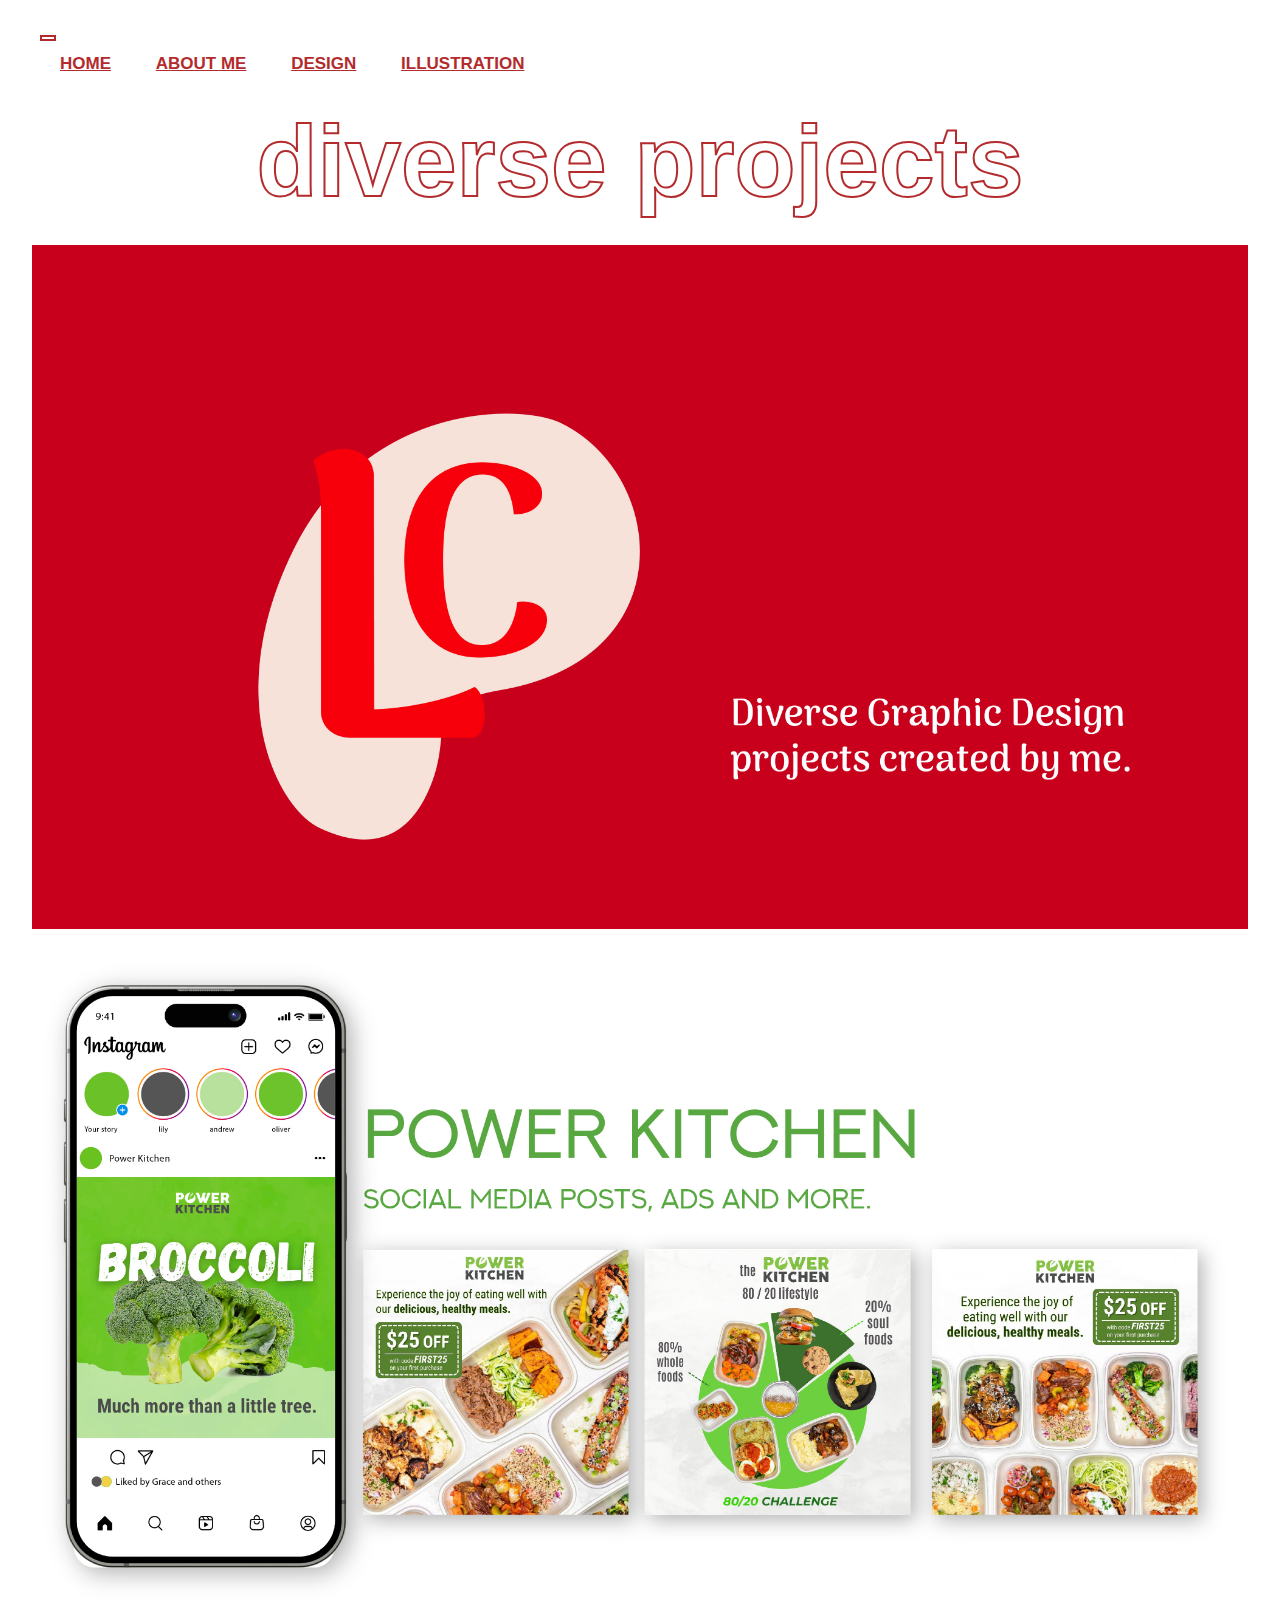
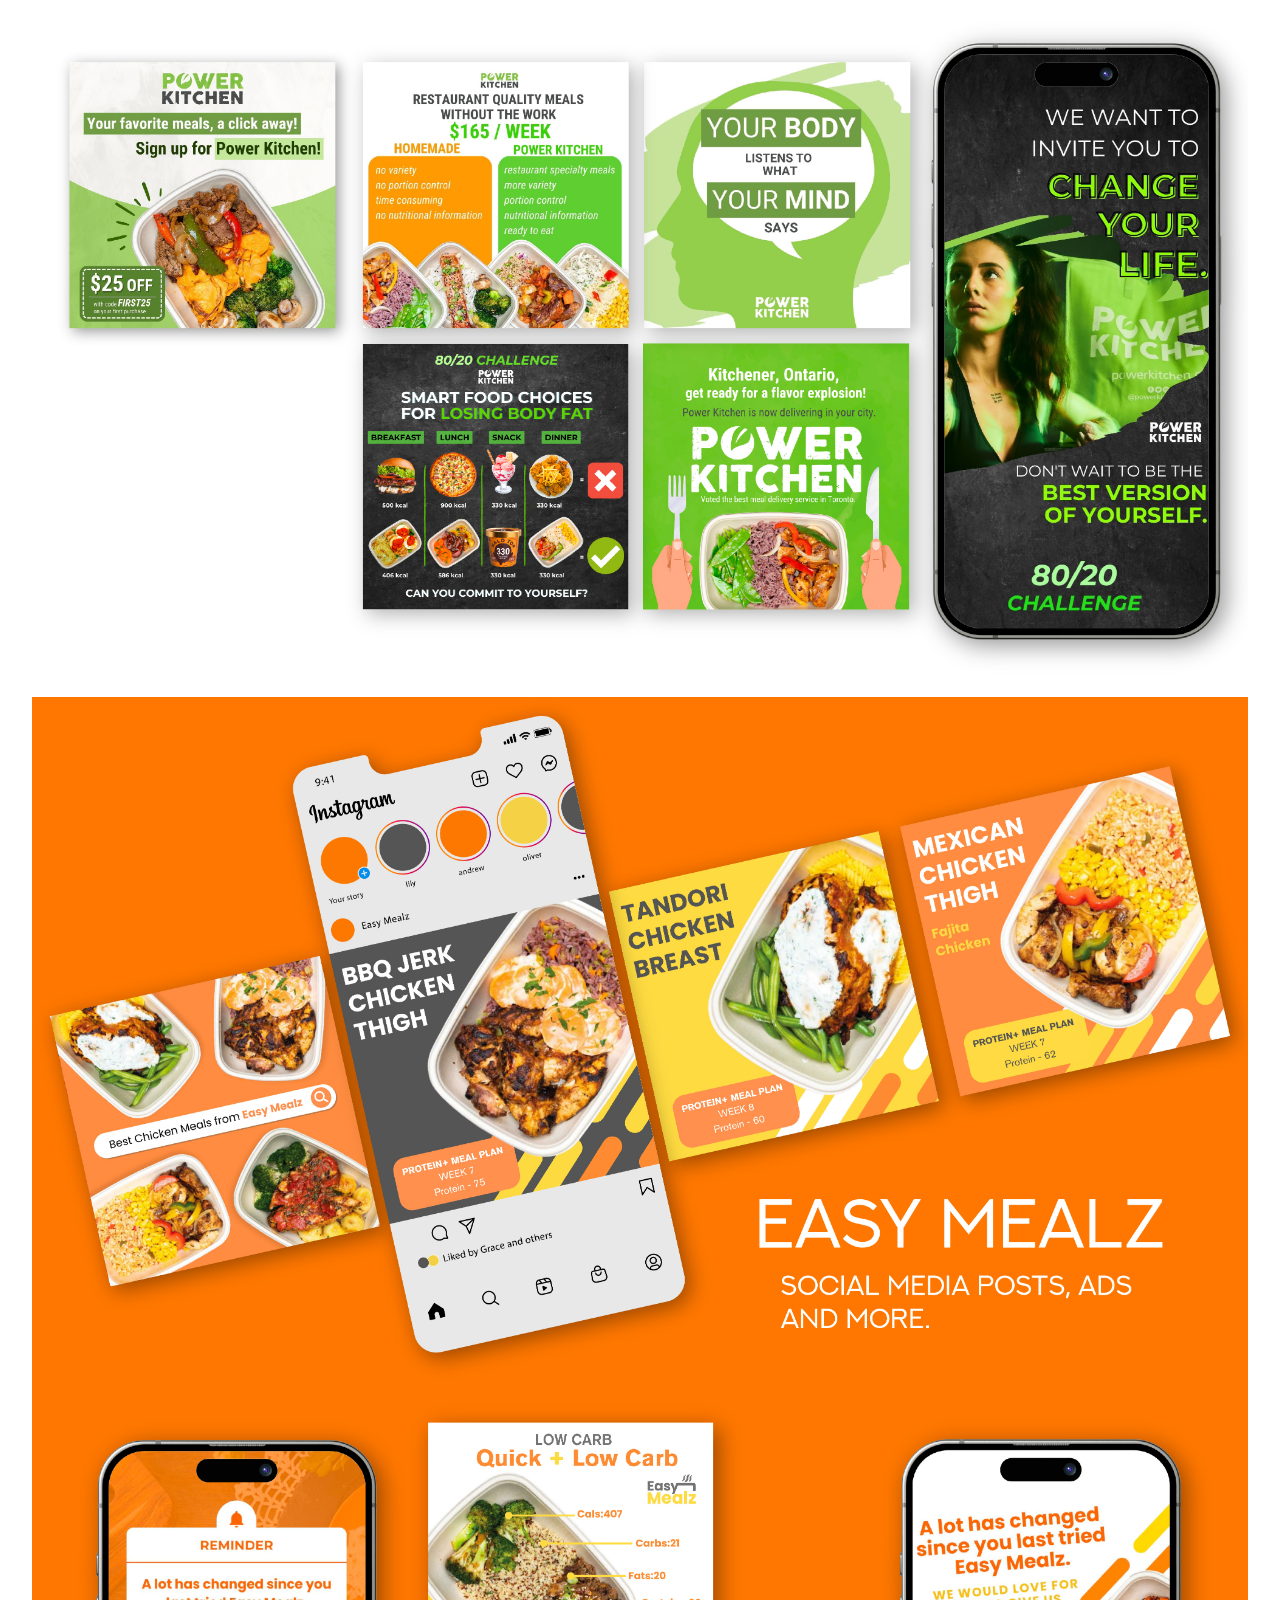
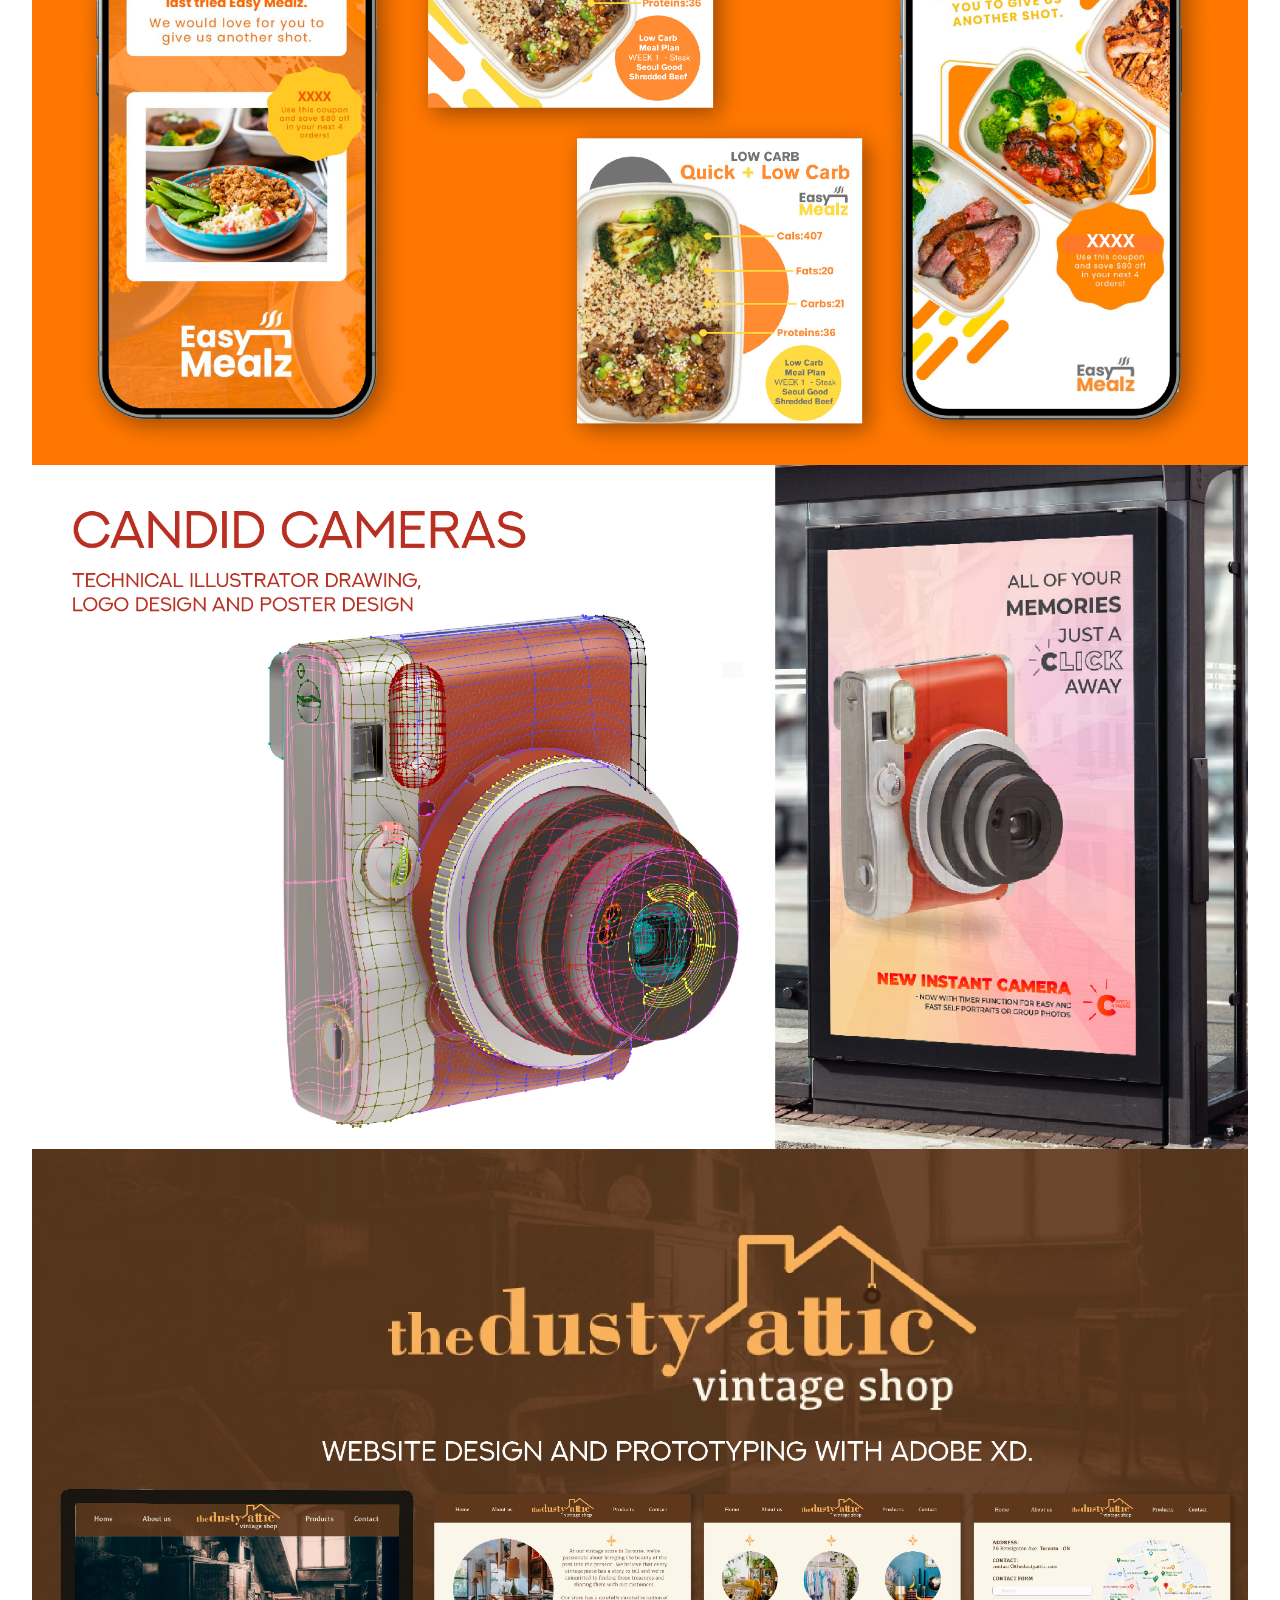
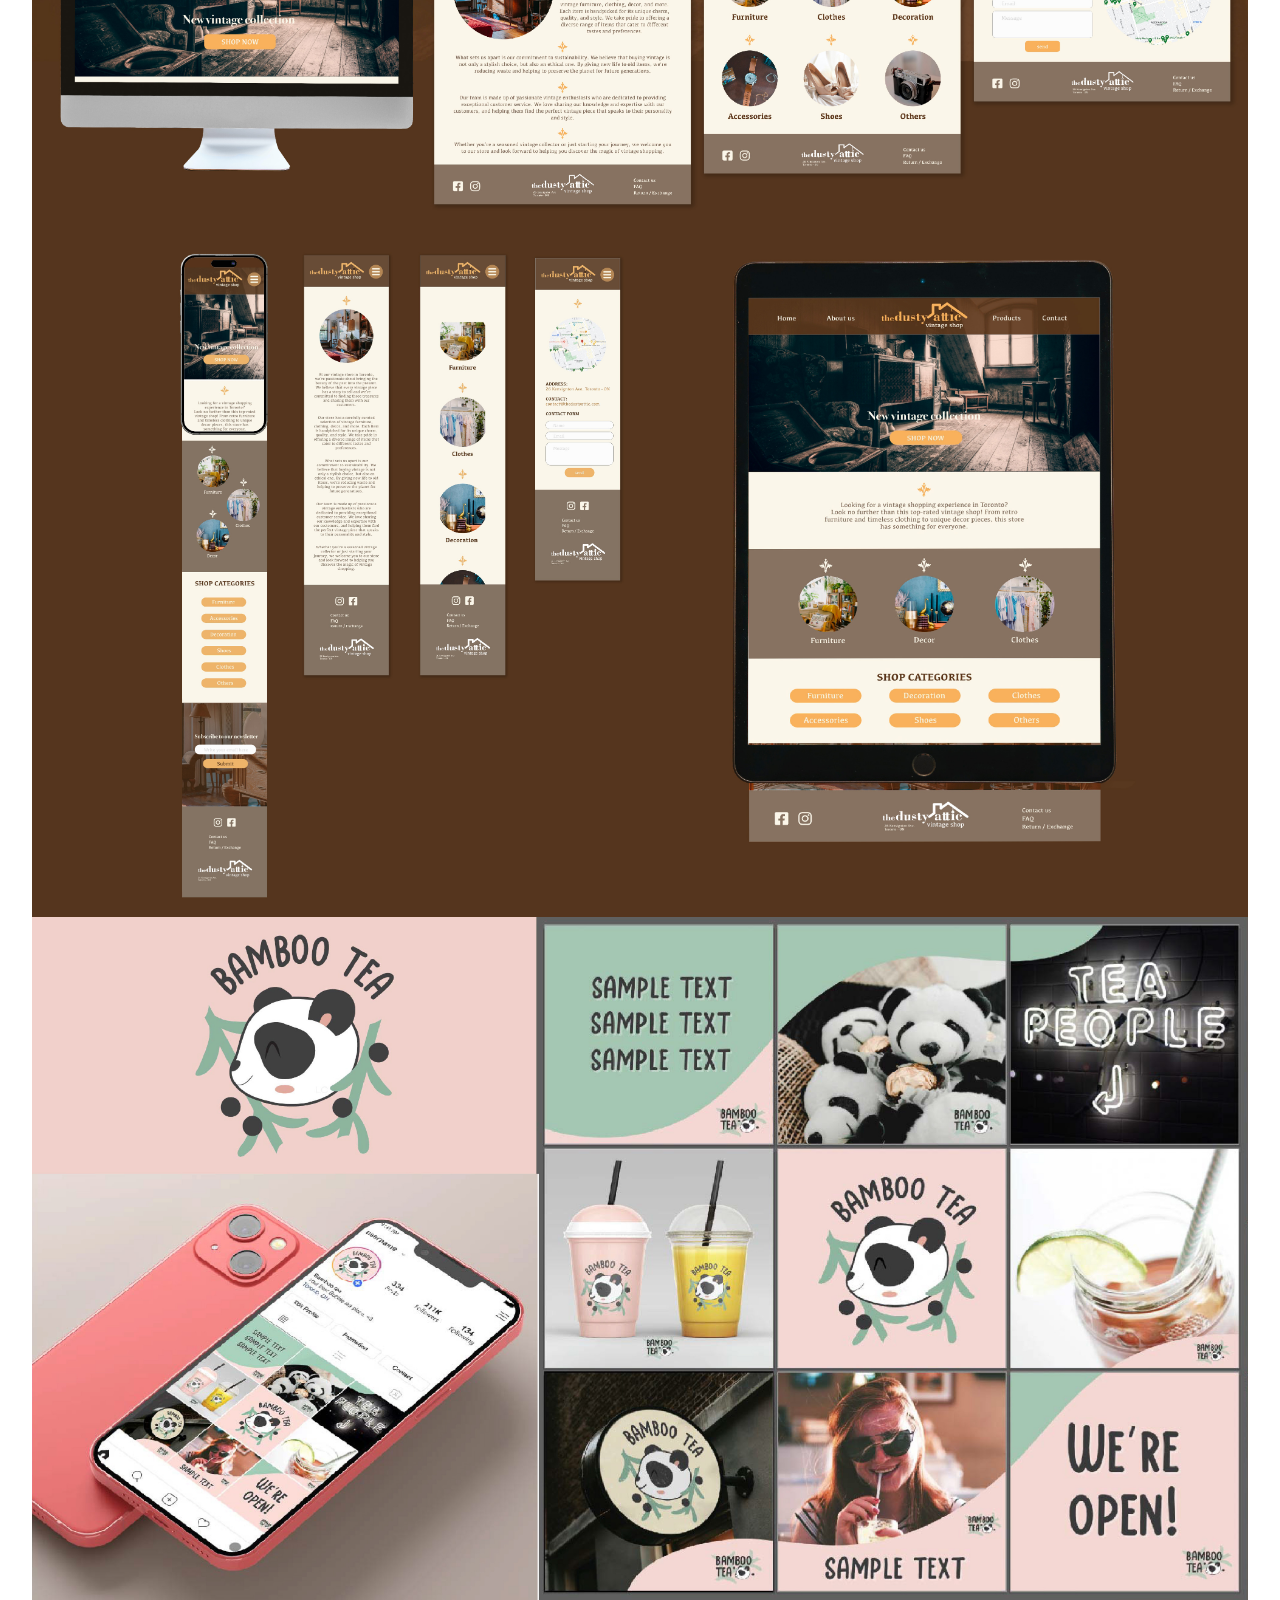
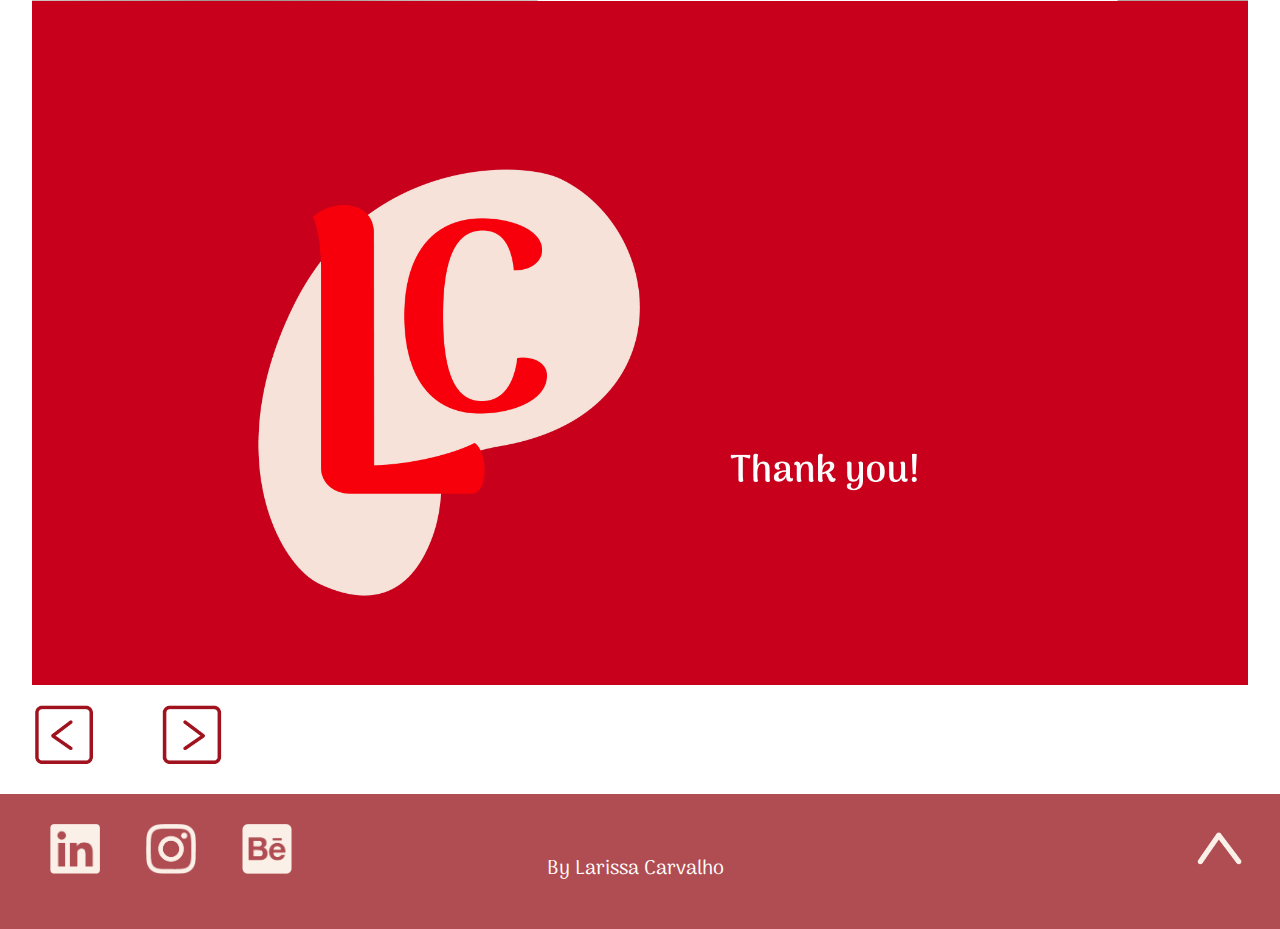
<file: diverse9.html>
<!doctype html>
<html lang="en">

<head>
  <title>Diverse projects</title>
  <link rel="icon" type="image/x-icon" href="/images/mylogo.ico">
  <!-- From https://www.w3schools.com/html/html_favicon.asp -->
  <meta name="author" content="Larissa">
  <meta name="description" content="This is a Graphic Design and Illustration portfolio website.">
  <meta charset="UTF-8">
  <meta name="viewport" content="width=device-width, initial-scale=1.0">

  <!-- Bootstrap link must go above my overrides -->
  <link href="https://cdn.jsdelivr.net/npm/bootstrap@5.2.0-beta1/dist/css/bootstrap.min.css" rel="stylesheet"
    integrity="sha384-0evHe/X+R7YkIZDRvuzKMRqM+OrBnVFBL6DOitfPri4tjfHxaWutUpFmBp4vmVor" crossorigin="anonymous">

  <!-- Google Fonts -->
  <link rel="preconnect" href="https://fonts.googleapis.com">
  <link rel="preconnect" href="https://fonts.gstatic.com" crossorigin>
  <link
    href="https://fonts.googleapis.com/css2?family=Arima:wght@600;700&family=Montserrat:ital,wght@0,100;0,200;0,300;0,400;0,500;0,600;0,700;0,800;0,900;1,100;1,200;1,300;1,400;1,500;1,600;1,700;1,800;1,900&family=Roboto:wght@500;700;900&display=swap"
    rel="stylesheet">

  <!-- My overides stylesheet -->
  <link href="css/styles.css" rel="stylesheet">

</head>

<body id="top">

  <header class="bg-custom">

    <nav class="container navbar navbar-expand-lg navbar-dark">
      <menu class="container-fluid">
        <!-- <a class="navbar-brand" href="/index.html"><img class="mylogo" src="images/mylogo.png" alt="This is an image of a logo."></a> -->
        <button class="navbar-toggler custom-toggler" type="button" data-bs-toggle="collapse"
          data-bs-target="#navbarNavAltMarkup" aria-controls="navbarNavAltMarkup" aria-expanded="false"
          aria-label="Toggle navigation">
          <span class="navbar-toggler-icon"></span>
        </button>
        <div class="collapse navbar-collapse justify-content-end" aria-label="navigation bar" id="navbarNavAltMarkup">
          <div class="navbar-nav" aria-label="navigation bar">
            <a class="nav-link" href="/index.html">Home</a>
            <a class="nav-link" href="/about.html">About Me</a>
            <a class="nav-link" href="/design.html">Design</a>
            <a class="nav-link" href="/illustration.html">Illustration</a>
          </div>
        </div>
      </menu>
    </nav>

  </header>

  <main class="illustrationtitle"><!-- Start title -->
    <section class="container">
      <h1 class="textstyle textstyle4">DIVERSE PROJECTS</h1>
    </section>
  </main> <!-- END title -->

  <section class="align-center">
    <div class="projectbox">
      <img class="project" src="/images/Design/Diverse/01.jpg">
      <img class="project" src="/images/Design/Diverse/02.jpg">
      <img class="project" src="/images/Design/Diverse/03.jpg">
      <img class="project" src="/images/Design/Diverse/04.jpg">
      <img class="project" src="/images/Design/Diverse/05.jpg">
      <img class="project" src="/images/Design/Diverse/06.jpg">
      <img class="project" src="/images/Design/Diverse/07.jpg">
      <img class="project" src="/images/Design/Diverse/08.jpg">
      <img class="project" src="/images/Design/Diverse/09.jpg">
      <img class="project" src="/images/Design/Diverse/10.jpg">
    </div>
  </section>

  <section class="container portfolionav"> <!-- START Portfolio navigation -->

    <div class="back" aria-label="icon container">
      <a href="/fitness8.html">
        <img src="images/icons/back.png" alt="back icon">
      </a>
    </div>
    <div class="next" aria-label="icon container">
      <a href="/anyora1.html">
        <img src="images/icons/next.png" alt="next icon">
      </a>
    </div>

  </section><!-- END Portfolio navigation -->

  <footer><!-- START Footer -->
    <div class="centeralign" aria-label="social media icons container">
      <a href="https://www.linkedin.com/in/larissacr/" target=”_blank”><img class="mysocialmedia"
          src="images/icons/linkedinrose.png" alt="This is a linkedin icon."></a>
      <a href="https://www.instagram.com/larisdesigns/" target=”_blank”><img class="mysocialmedia"
          src="images/icons/instagramrose.png" alt="This is an instagram icon."></a>
      <a href="https://www.behance.net/lah_c_r" target=”_blank”><img class="mysocialmedia"
          src="images/icons/behancerose.png" alt="This is a behance icon."></a>
    </div>
    <p>
      By Larissa Carvalho
    </p>
    <div class="next" aria-label="icon container">
      <a href="#top">
        <img src="images/icons/up.png" alt="up icon">
      </a>
    </div>
  </footer><!-- END Footer -->


  <!-- Bootstrap Javascript should go above the closing BODY tag-->
  <script src="https://cdn.jsdelivr.net/npm/bootstrap@5.2.0-beta1/dist/js/bootstrap.bundle.min.js"
    integrity="sha384-pprn3073KE6tl6bjs2QrFaJGz5/SUsLqktiwsUTF55Jfv3qYSDhgCecCxMW52nD2"
    crossorigin="anonymous"></script>


  <script src="js/main.js"></script>
</body>

</html>
</file>
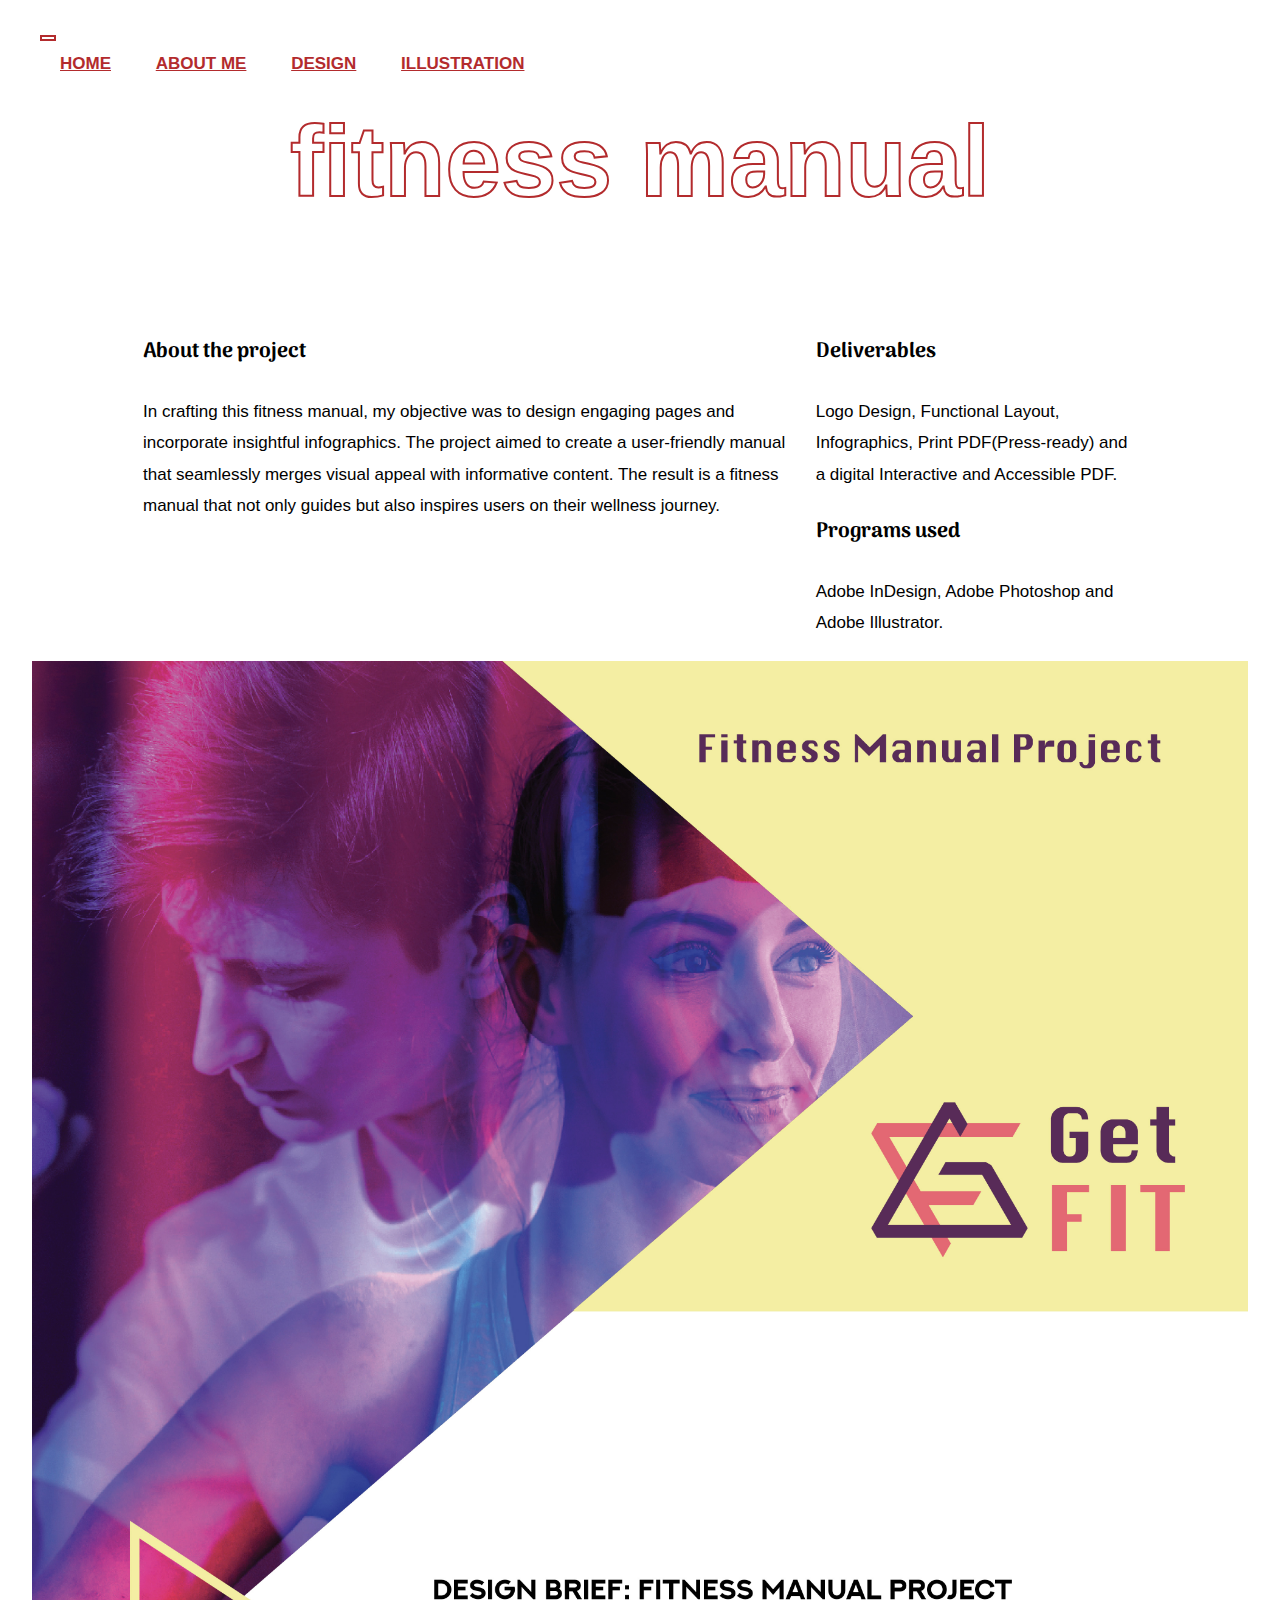
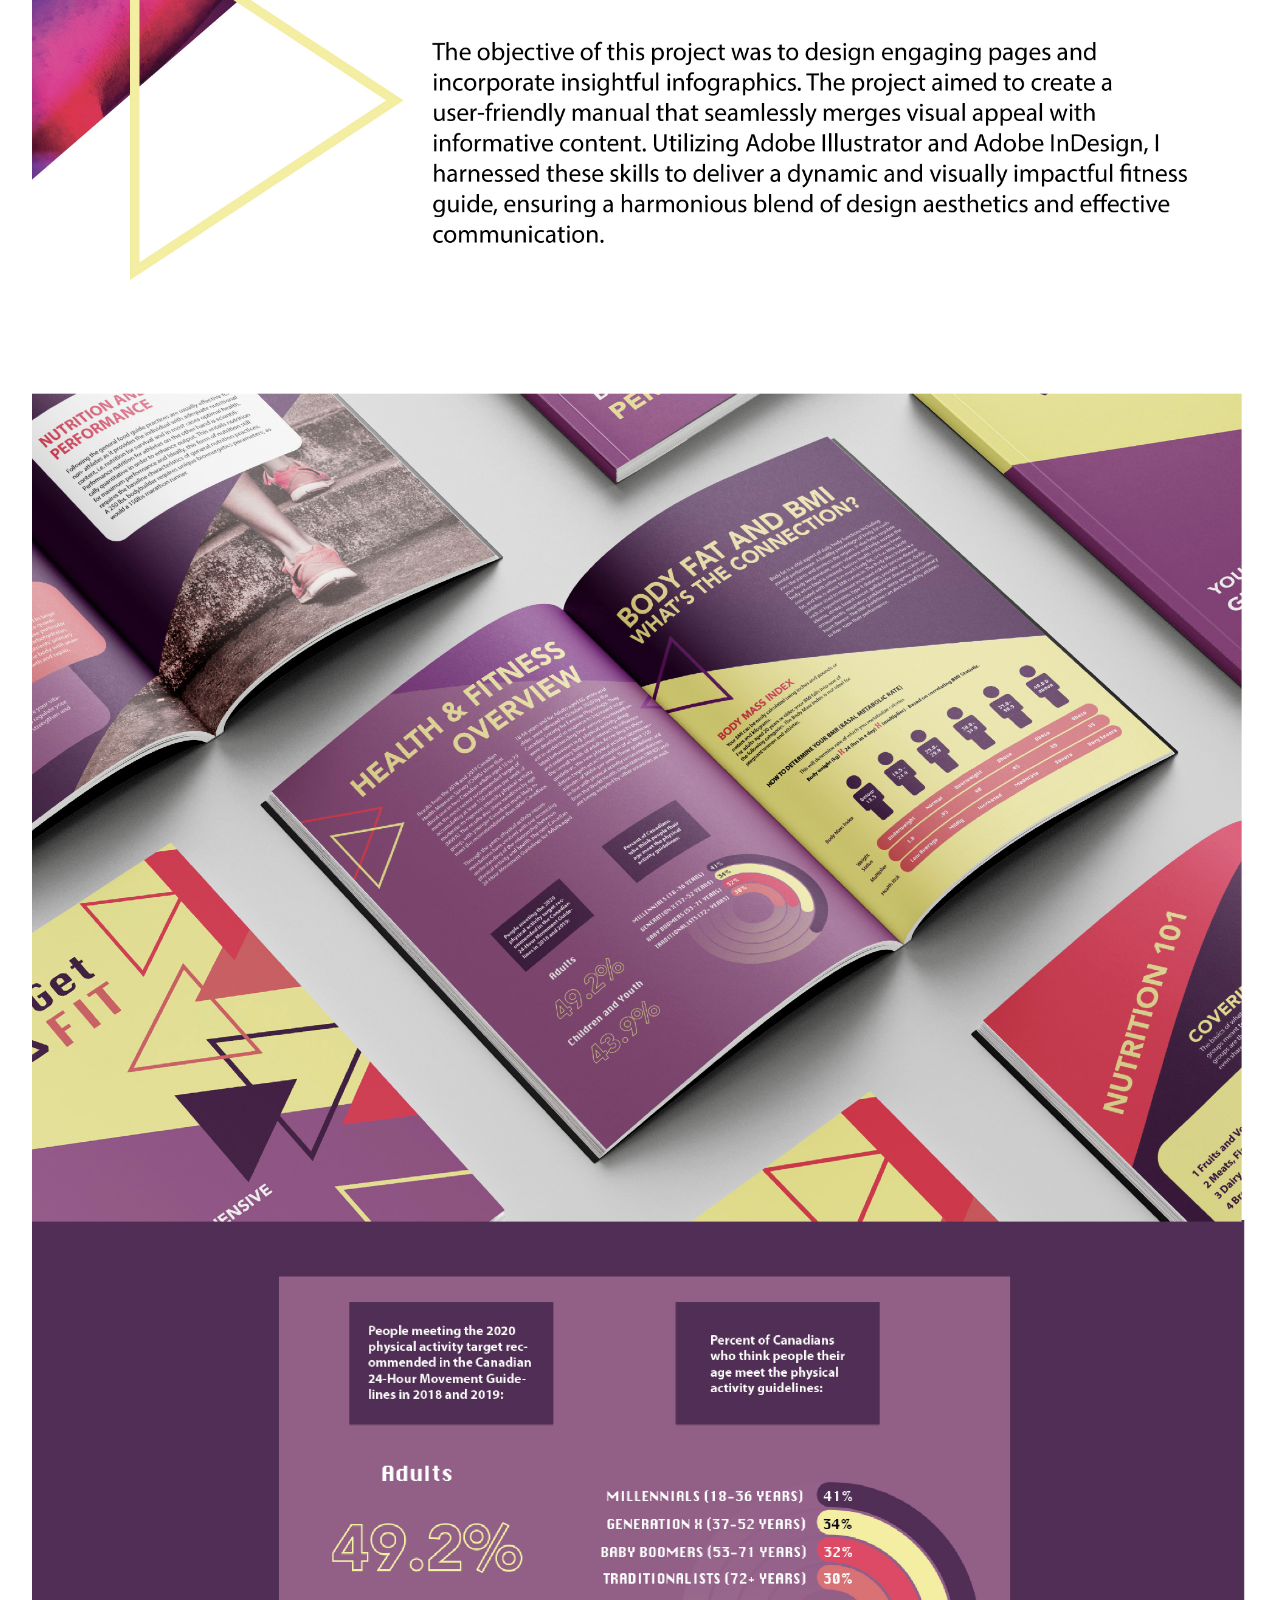
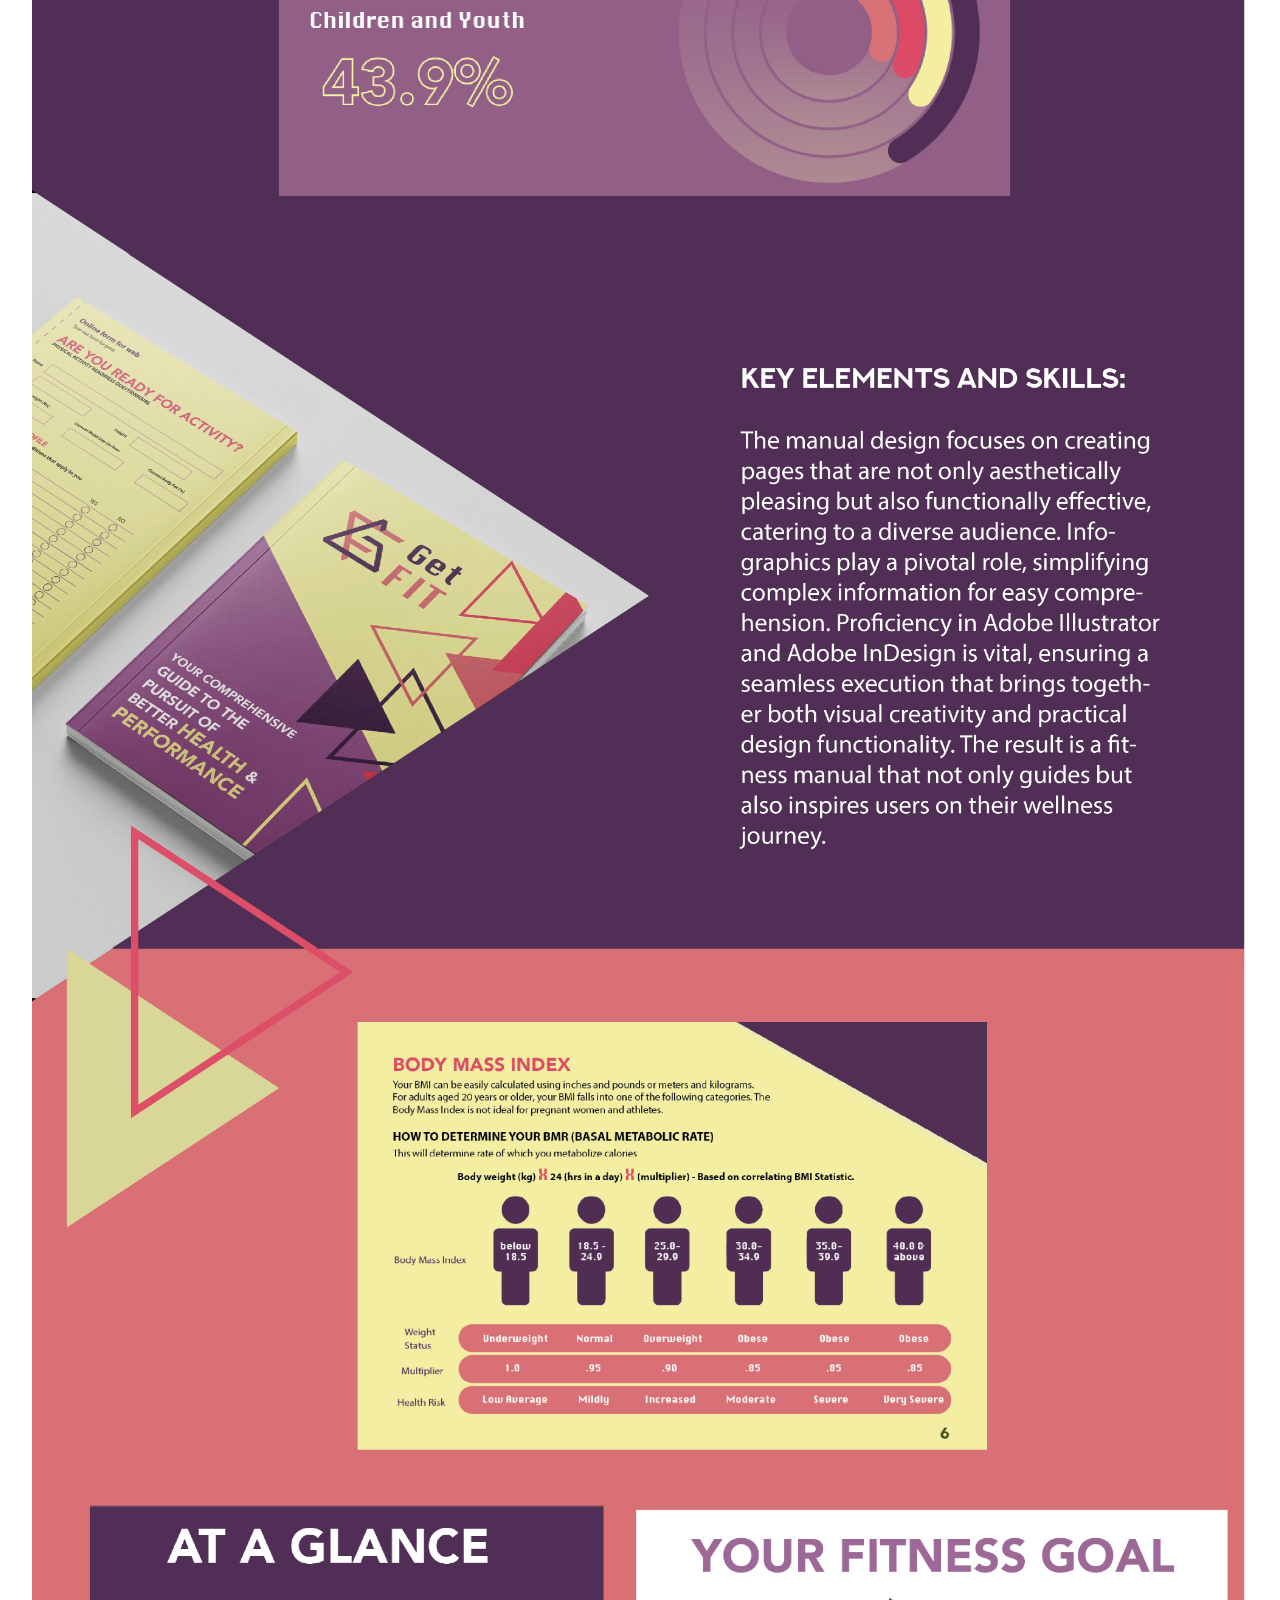
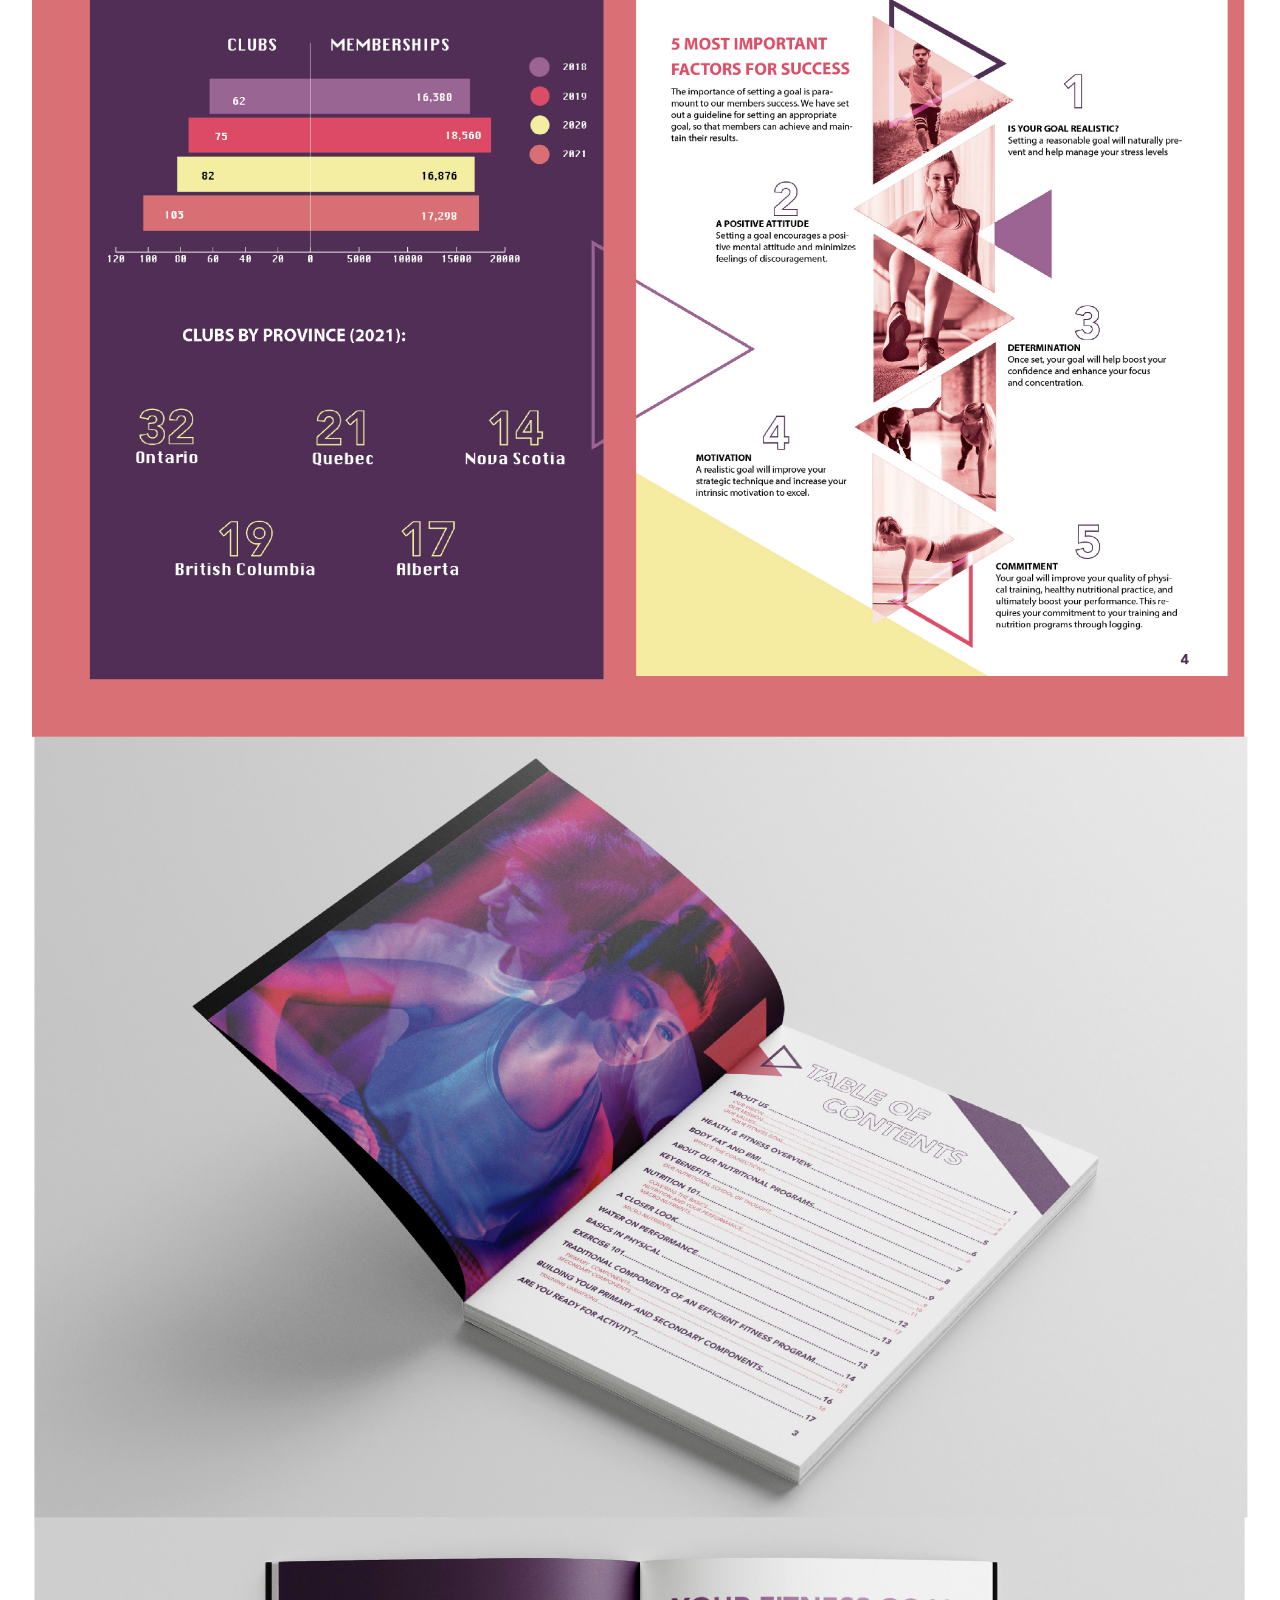
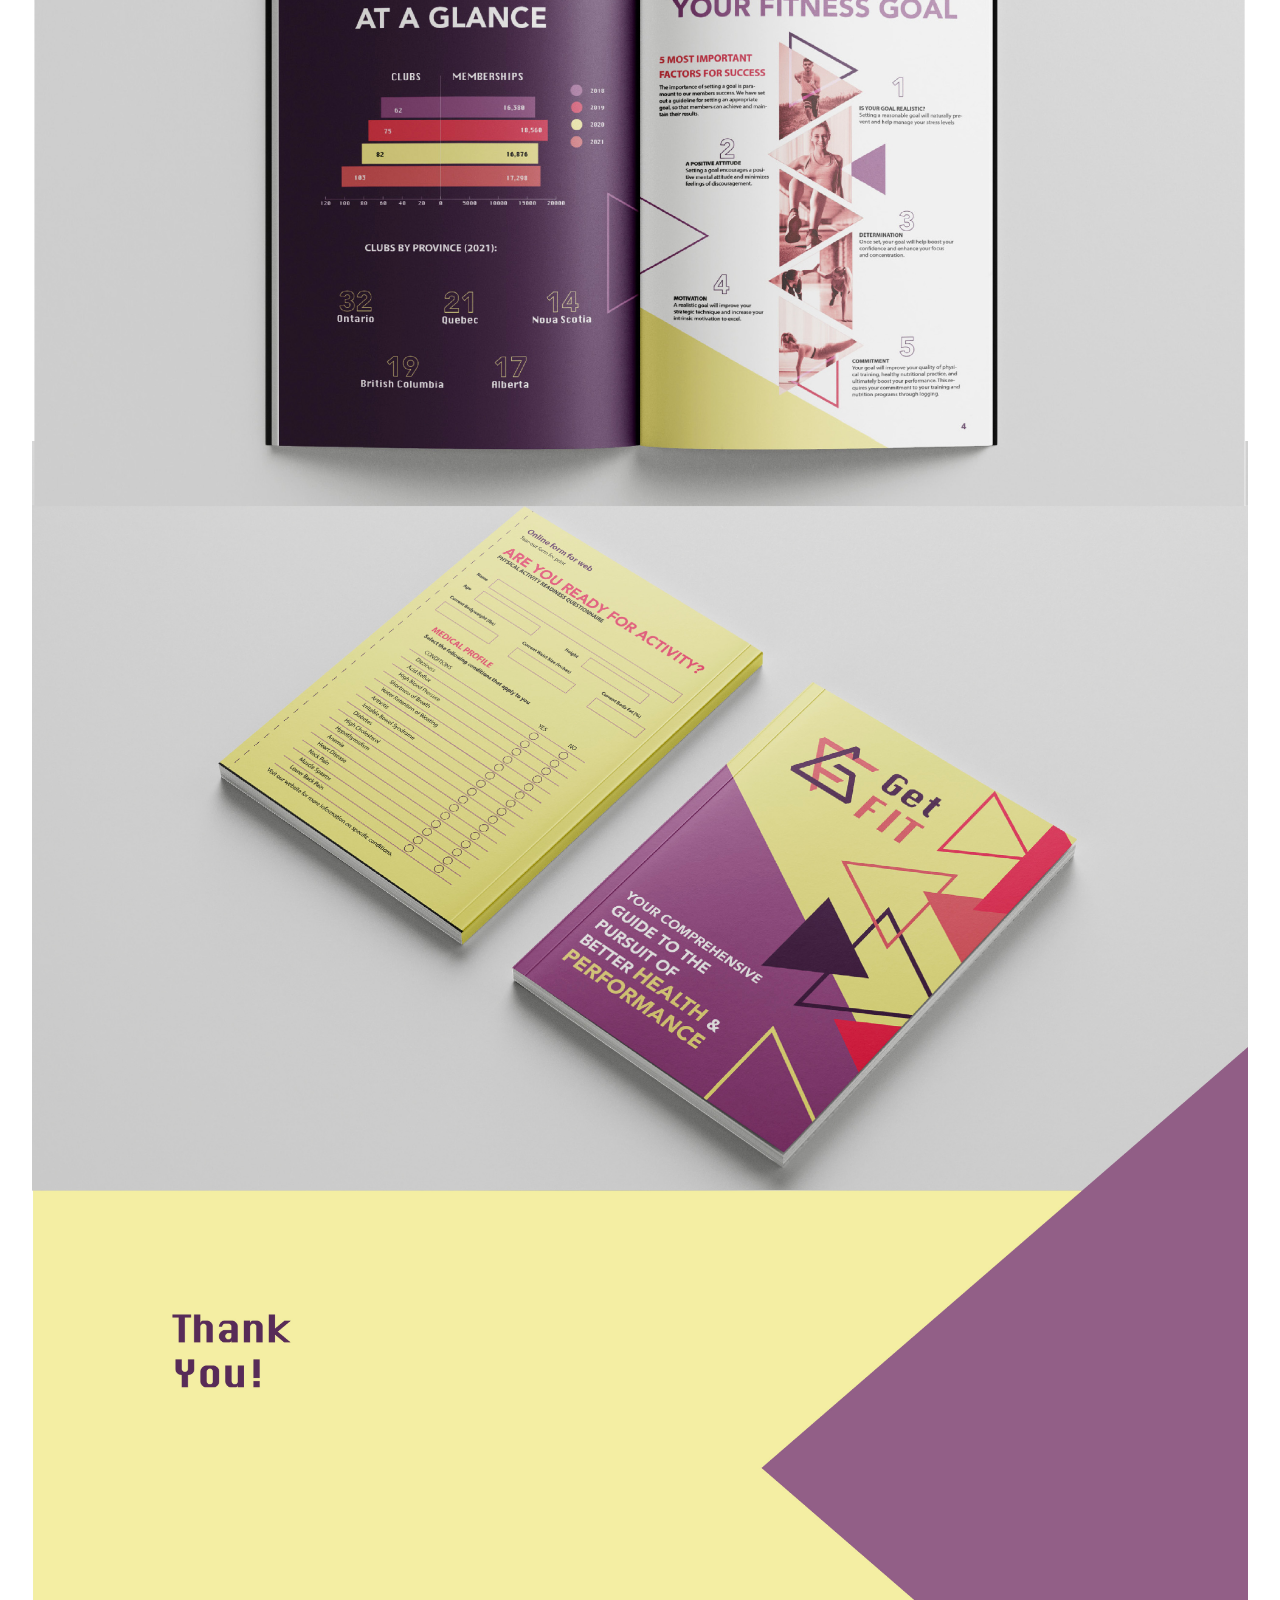
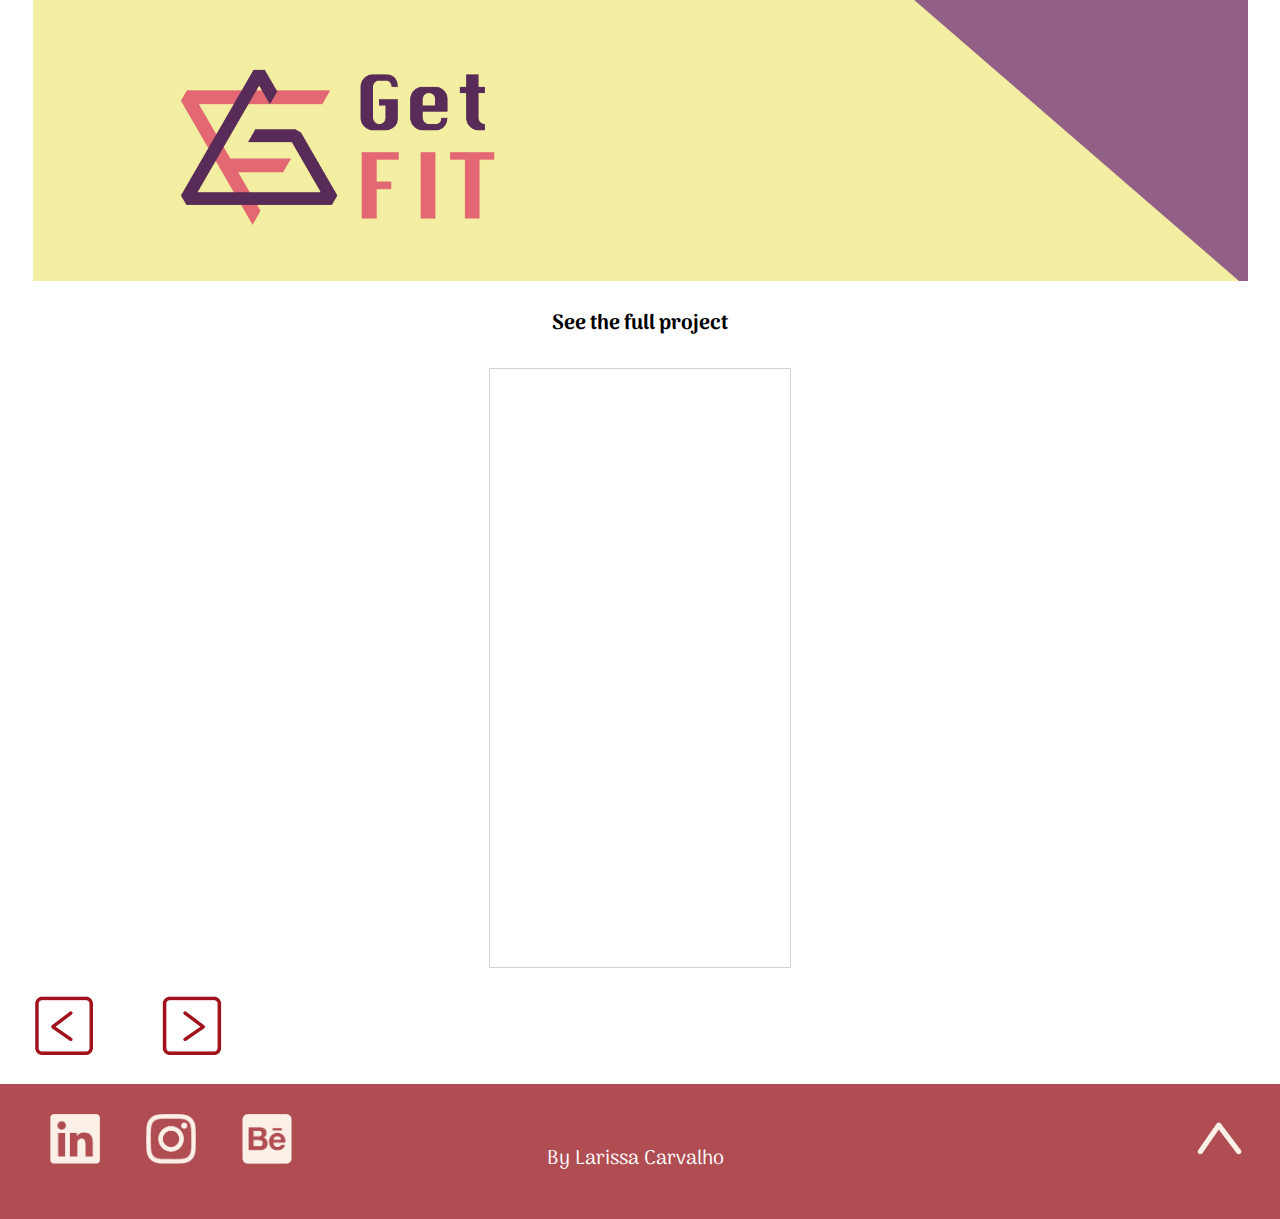
<file: fitness8.html>
<!doctype html>
<html lang="en">

<head>
  <title>Fitness Manual</title>
  <link rel="icon" type="image/x-icon" href="/images/mylogo.ico">
  <!-- From https://www.w3schools.com/html/html_favicon.asp -->
  <meta name="author" content="Larissa">
  <meta name="description" content="This is a Graphic Design and Illustration portfolio website.">
  <meta charset="UTF-8">
  <meta name="viewport" content="width=device-width, initial-scale=1.0">

  <!-- Bootstrap link must go above my overrides -->
  <link href="https://cdn.jsdelivr.net/npm/bootstrap@5.2.0-beta1/dist/css/bootstrap.min.css" rel="stylesheet"
    integrity="sha384-0evHe/X+R7YkIZDRvuzKMRqM+OrBnVFBL6DOitfPri4tjfHxaWutUpFmBp4vmVor" crossorigin="anonymous">

  <!-- Google Fonts -->
  <link rel="preconnect" href="https://fonts.googleapis.com">
  <link rel="preconnect" href="https://fonts.gstatic.com" crossorigin>
  <link
    href="https://fonts.googleapis.com/css2?family=Arima:wght@600;700&family=Montserrat:ital,wght@0,100;0,200;0,300;0,400;0,500;0,600;0,700;0,800;0,900;1,100;1,200;1,300;1,400;1,500;1,600;1,700;1,800;1,900&family=Roboto:wght@500;700;900&display=swap"
    rel="stylesheet">

  <!-- My overides stylesheet -->
  <link href="css/styles.css" rel="stylesheet">

</head>

<body id="top">

  <header class="bg-custom">

    <nav class="container navbar navbar-expand-lg navbar-dark">
      <menu class="container-fluid">
        <!-- <a class="navbar-brand" href="/index.html"><img class="mylogo" src="images/mylogo.png" alt="This is an image of a logo."></a> -->
        <button class="navbar-toggler custom-toggler" type="button" data-bs-toggle="collapse"
          data-bs-target="#navbarNavAltMarkup" aria-controls="navbarNavAltMarkup" aria-expanded="false"
          aria-label="Toggle navigation">
          <span class="navbar-toggler-icon"></span>
        </button>
        <div class="collapse navbar-collapse justify-content-end" aria-label="navigation bar" id="navbarNavAltMarkup">
          <div class="navbar-nav" aria-label="navigation bar">
            <a class="nav-link" href="/index.html">Home</a>
            <a class="nav-link" href="/about.html">About Me</a>
            <a class="nav-link" href="/design.html">Design</a>
            <a class="nav-link" href="/illustration.html">Illustration</a>
          </div>
        </div>
      </menu>
    </nav>

  </header>

  <main class="illustrationtitle"><!-- Start title -->
    <section class="container">
      <h1 class="textstyle textstyle4">FITNESS MANUAL</h1>
    </section>
  </main> <!-- END title -->

  <section class="projectdetails">
    <div class="column2">
      <div>
        <h4>About the project</h4>
        <p class="projecttxt">In crafting this fitness manual, my objective was to design engaging pages and incorporate
          insightful infographics. The project aimed to create a user-friendly manual that seamlessly merges visual
          appeal with informative content. The result is a fitness manual that not only guides but also inspires users
          on their wellness journey.
        </p>
      </div>
    </div>
    <div class="column2">
      <h4>Deliverables</h4>
      <p class="projecttxt">Logo Design, Functional Layout, Infographics, Print PDF(Press-ready) and a digital
        Interactive and Accessible PDF.</p>
      <h4>Programs used</h4>
      <p class="projecttxt">Adobe InDesign, Adobe Photoshop and Adobe Illustrator.</p>
    </div>
  </section>

  <section class="align-center">
    <div class="projectbox">
      <img class="project" src="/images/Design/Fitness/fitness-01.jpg">
      <img class="project" src="/images/Design/Fitness/fitness-02.jpg">
      <img class="project" src="/images/Design/Fitness/fitness-03.jpg">
      <img class="project" src="/images/Design/Fitness/fitness-04.jpg">
      <img class="project" src="/images/Design/Fitness/fitness-05.jpg">
      <img class="project" src="/images/Design/Fitness/fitness-06.jpg">
      <img class="project" src="/images/Design/Fitness/fitness-07.jpg">
      <img class="project" src="/images/Design/Fitness/fitness-08.jpg">
      <img class="project" src="/images/Design/Fitness/fitness-09.jpg">
      <img class="project" src="/images/Design/Fitness/fitness-10.jpg">
      <img class="project" src="/images/Design/Fitness/fitness-11.jpg">
      <h4>See the full project</h4>
      <!-- START Project Slideck -->
      <section class="container">
        <iframe allowfullscreen="allowfullscreen" scrolling="yes" class="fp-iframe"
          src="https://heyzine.com/flip-book/ed0e49c569.html"
          style="border: 1px solid lightgray; width: 100%; height: 600px;"></iframe>
      </section><!-- END Project Slideck -->
    </div>
  </section>

  <section class="container portfolionav"> <!-- START Portfolio navigation -->

    <div class="back" aria-label="icon container">
      <a href="/menu7.html">
        <img src="images/icons/back.png" alt="back icon">
      </a>
    </div>
    <div class="next" aria-label="icon container">
      <a href="/diverse9.html">
        <img src="images/icons/next.png" alt="next icon">
      </a>
    </div>

  </section><!-- END Portfolio navigation -->

  <footer><!-- START Footer -->
    <div class="centeralign" aria-label="social media icons container">
      <a href="https://www.linkedin.com/in/larissacr/" target=”_blank”><img class="mysocialmedia"
          src="images/icons/linkedinrose.png" alt="This is a linkedin icon."></a>
      <a href="https://www.instagram.com/larisdesigns/" target=”_blank”><img class="mysocialmedia"
          src="images/icons/instagramrose.png" alt="This is an instagram icon."></a>
      <a href="https://www.behance.net/lah_c_r" target=”_blank”><img class="mysocialmedia"
          src="images/icons/behancerose.png" alt="This is a behance icon."></a>
    </div>
    <p>
      By Larissa Carvalho
    </p>
    <div class="next" aria-label="icon container">
      <a href="#top">
        <img src="images/icons/up.png" alt="up icon">
      </a>
    </div>
  </footer><!-- END Footer -->


  <!-- Bootstrap Javascript should go above the closing BODY tag-->
  <script src="https://cdn.jsdelivr.net/npm/bootstrap@5.2.0-beta1/dist/js/bootstrap.bundle.min.js"
    integrity="sha384-pprn3073KE6tl6bjs2QrFaJGz5/SUsLqktiwsUTF55Jfv3qYSDhgCecCxMW52nD2"
    crossorigin="anonymous"></script>


  <script src="js/main.js"></script>
</body>

</html>
</file>
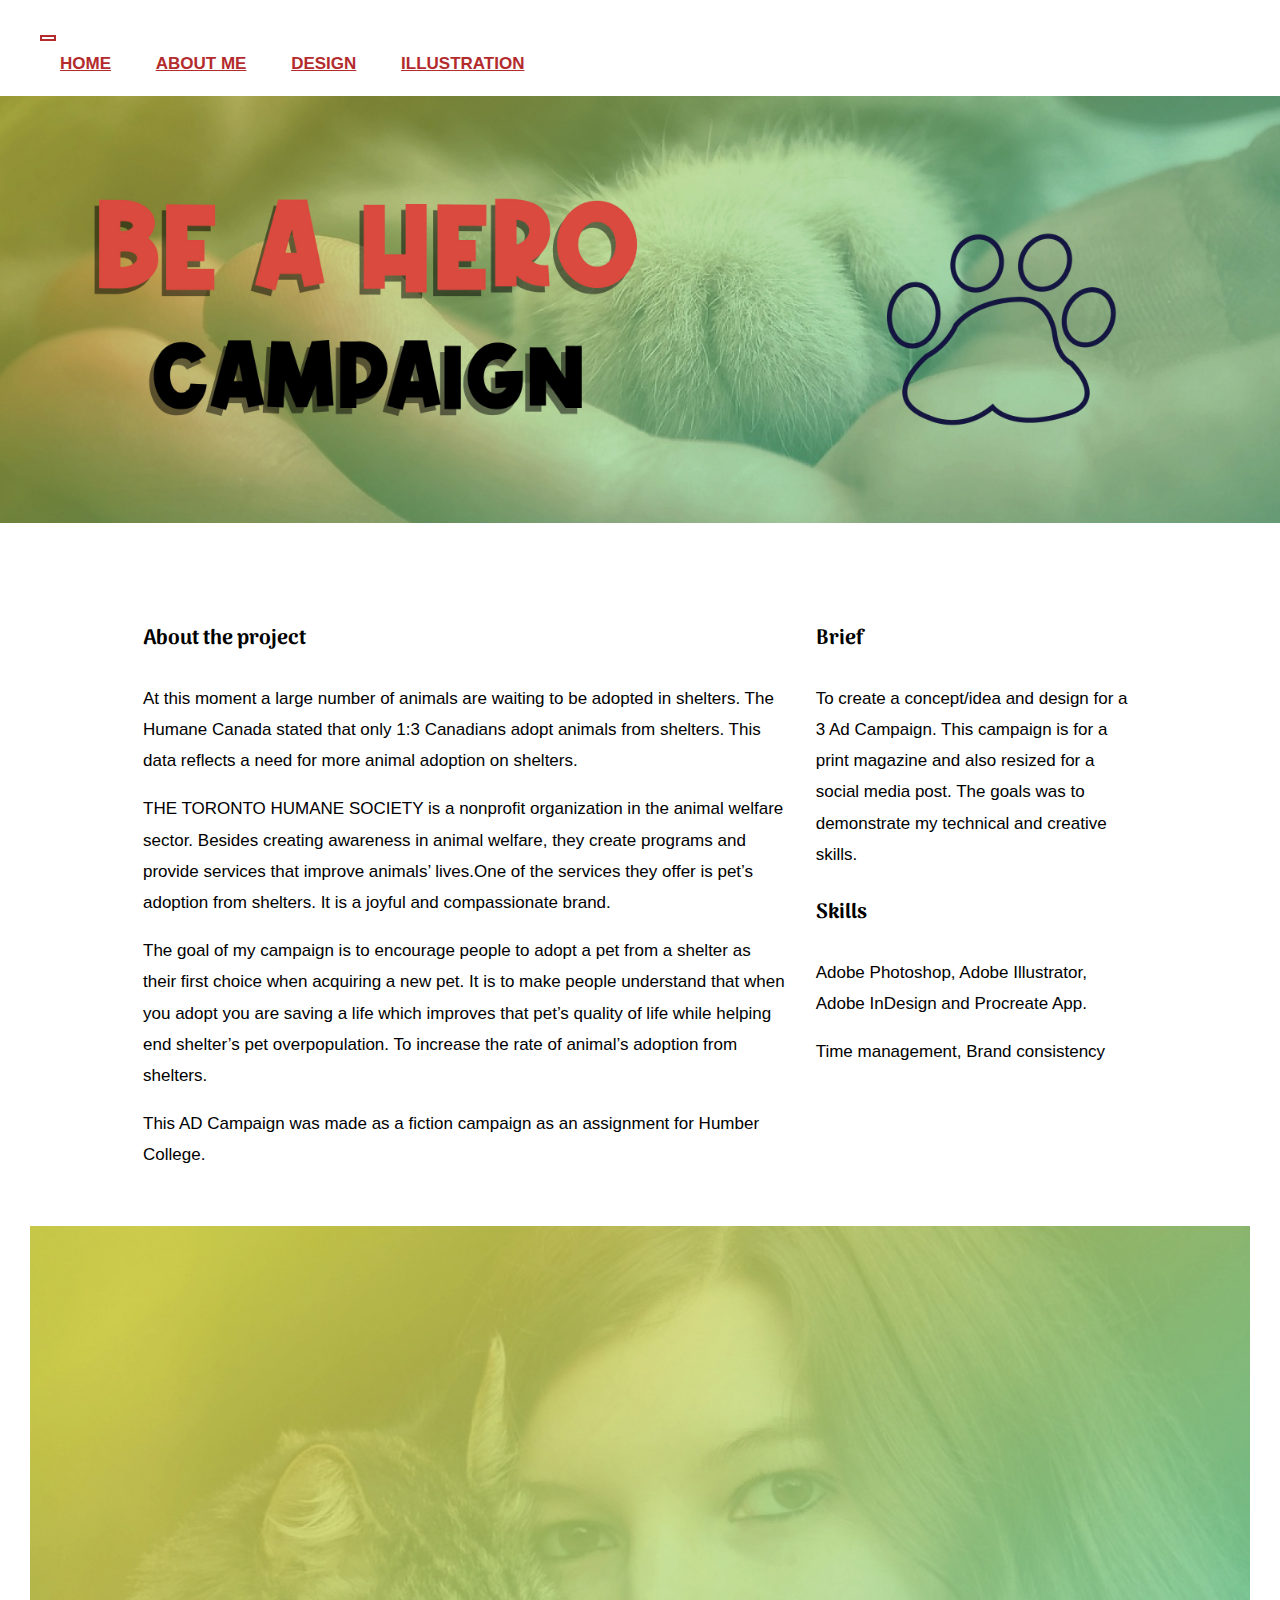
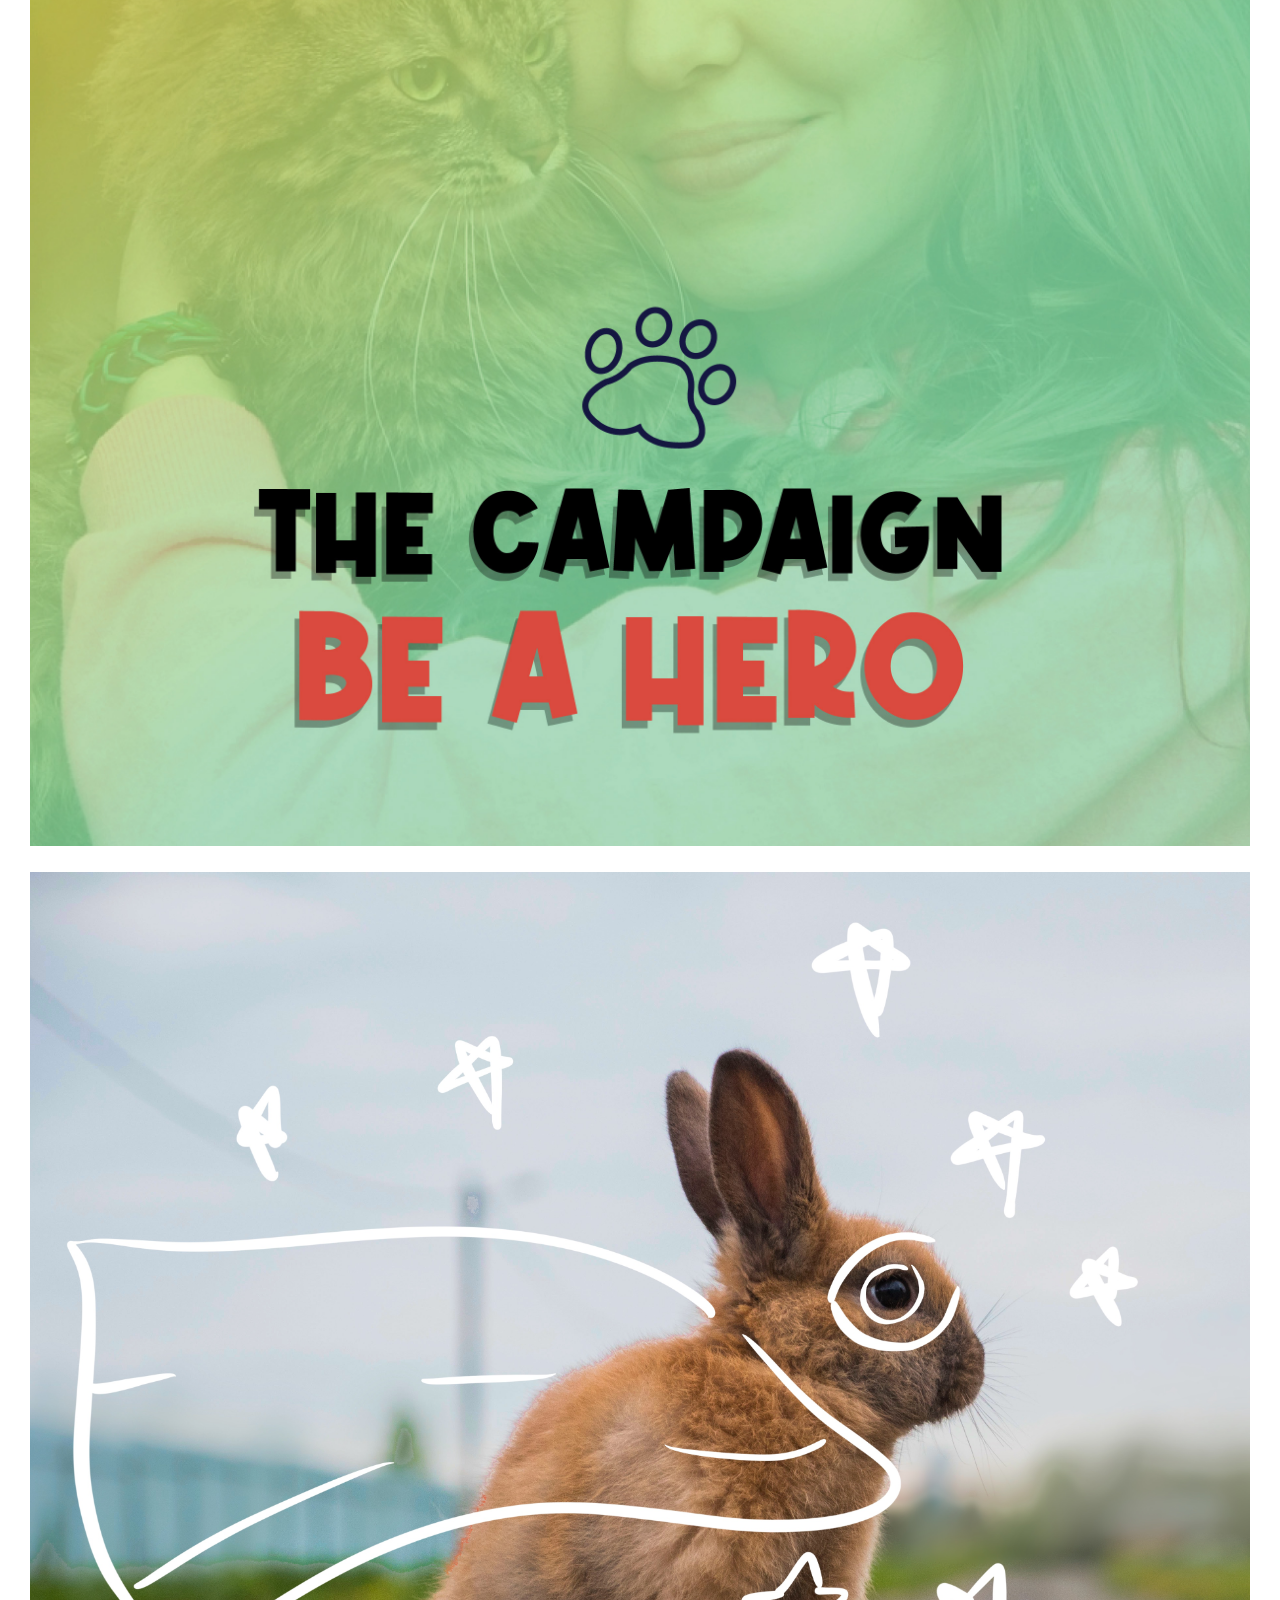
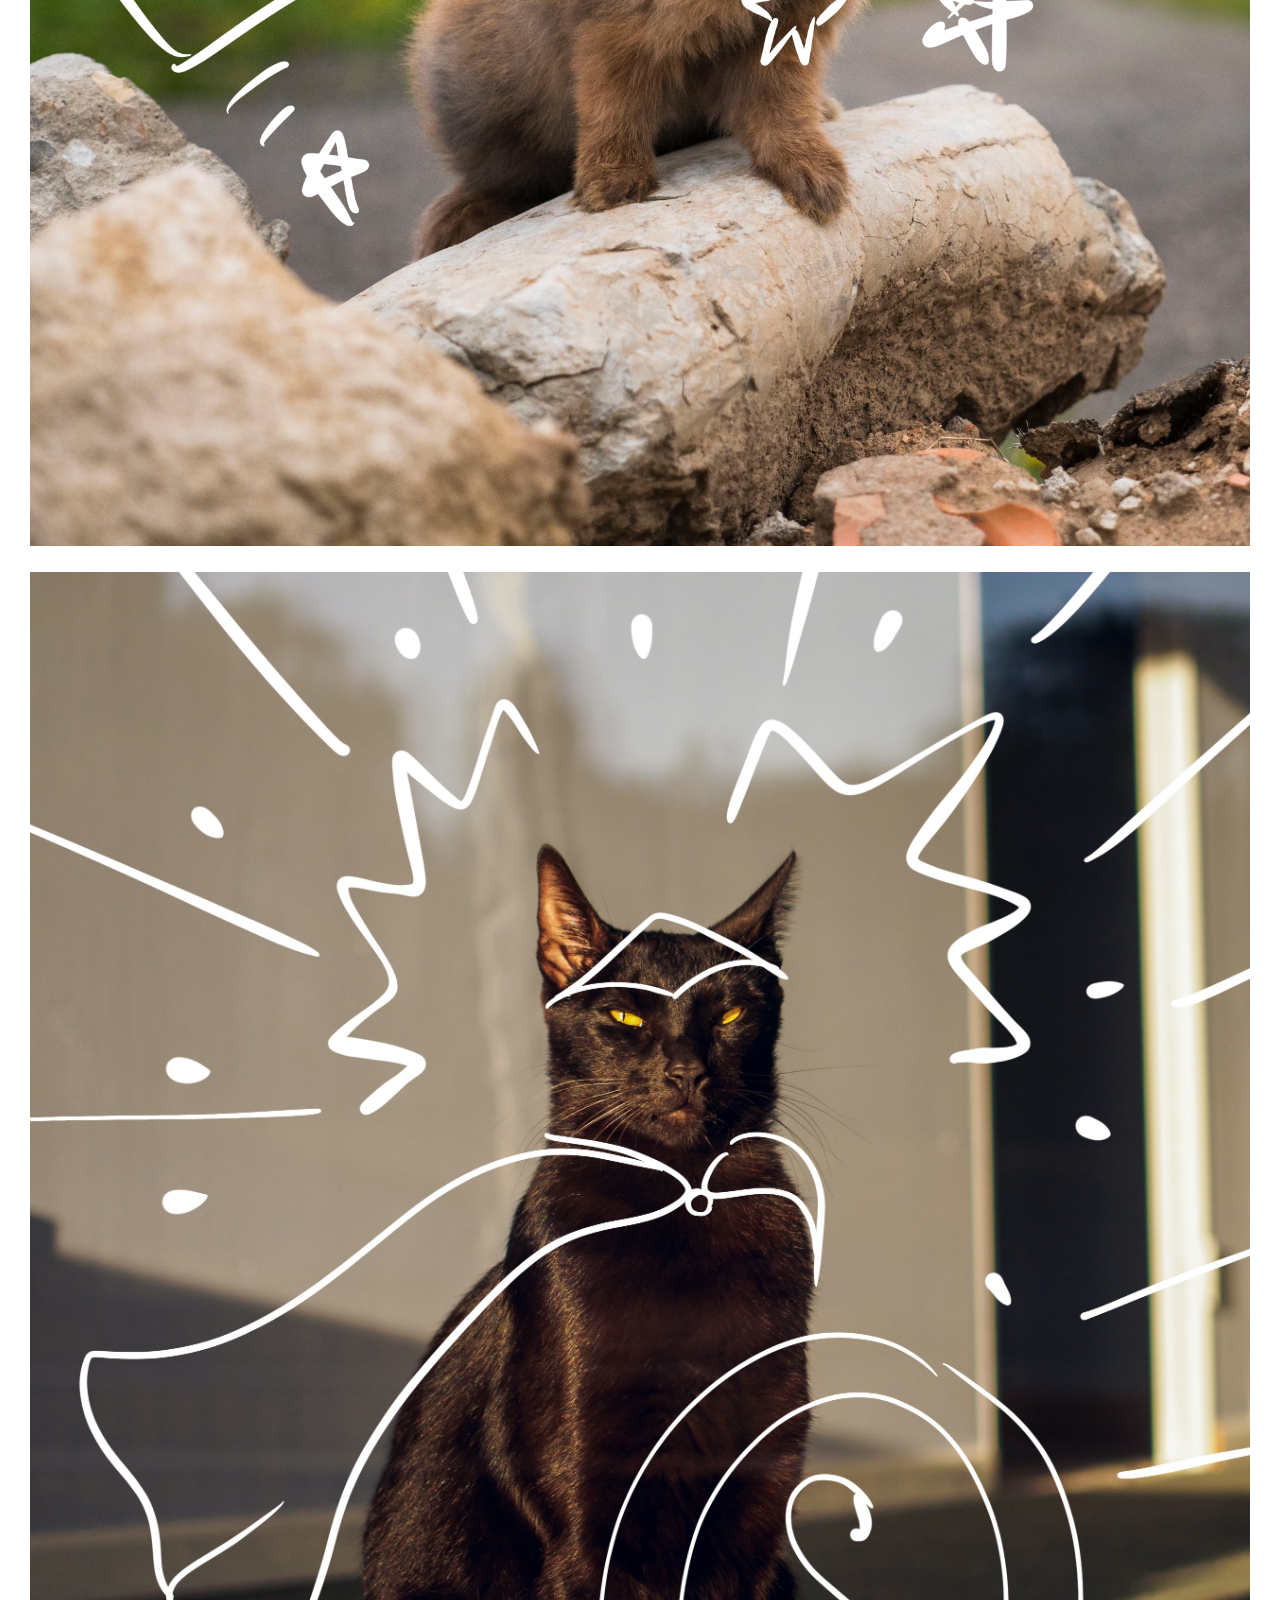
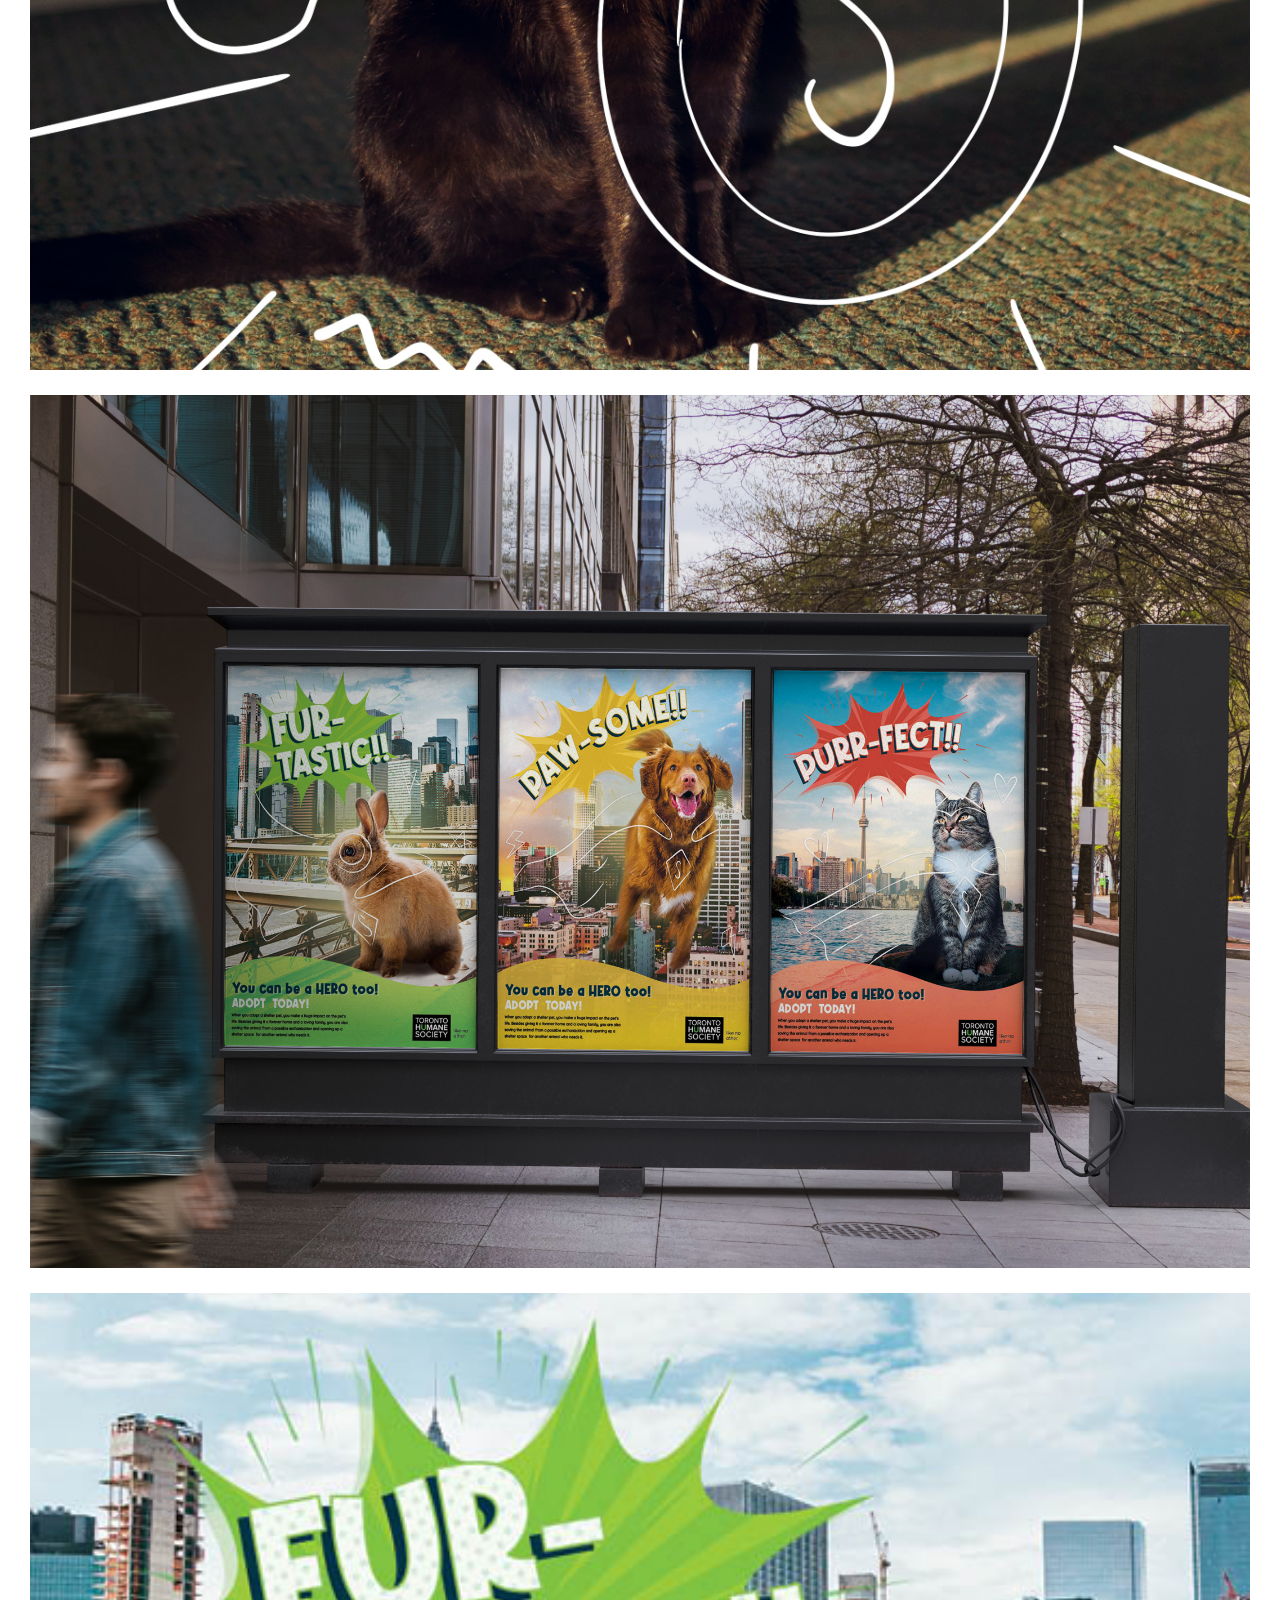
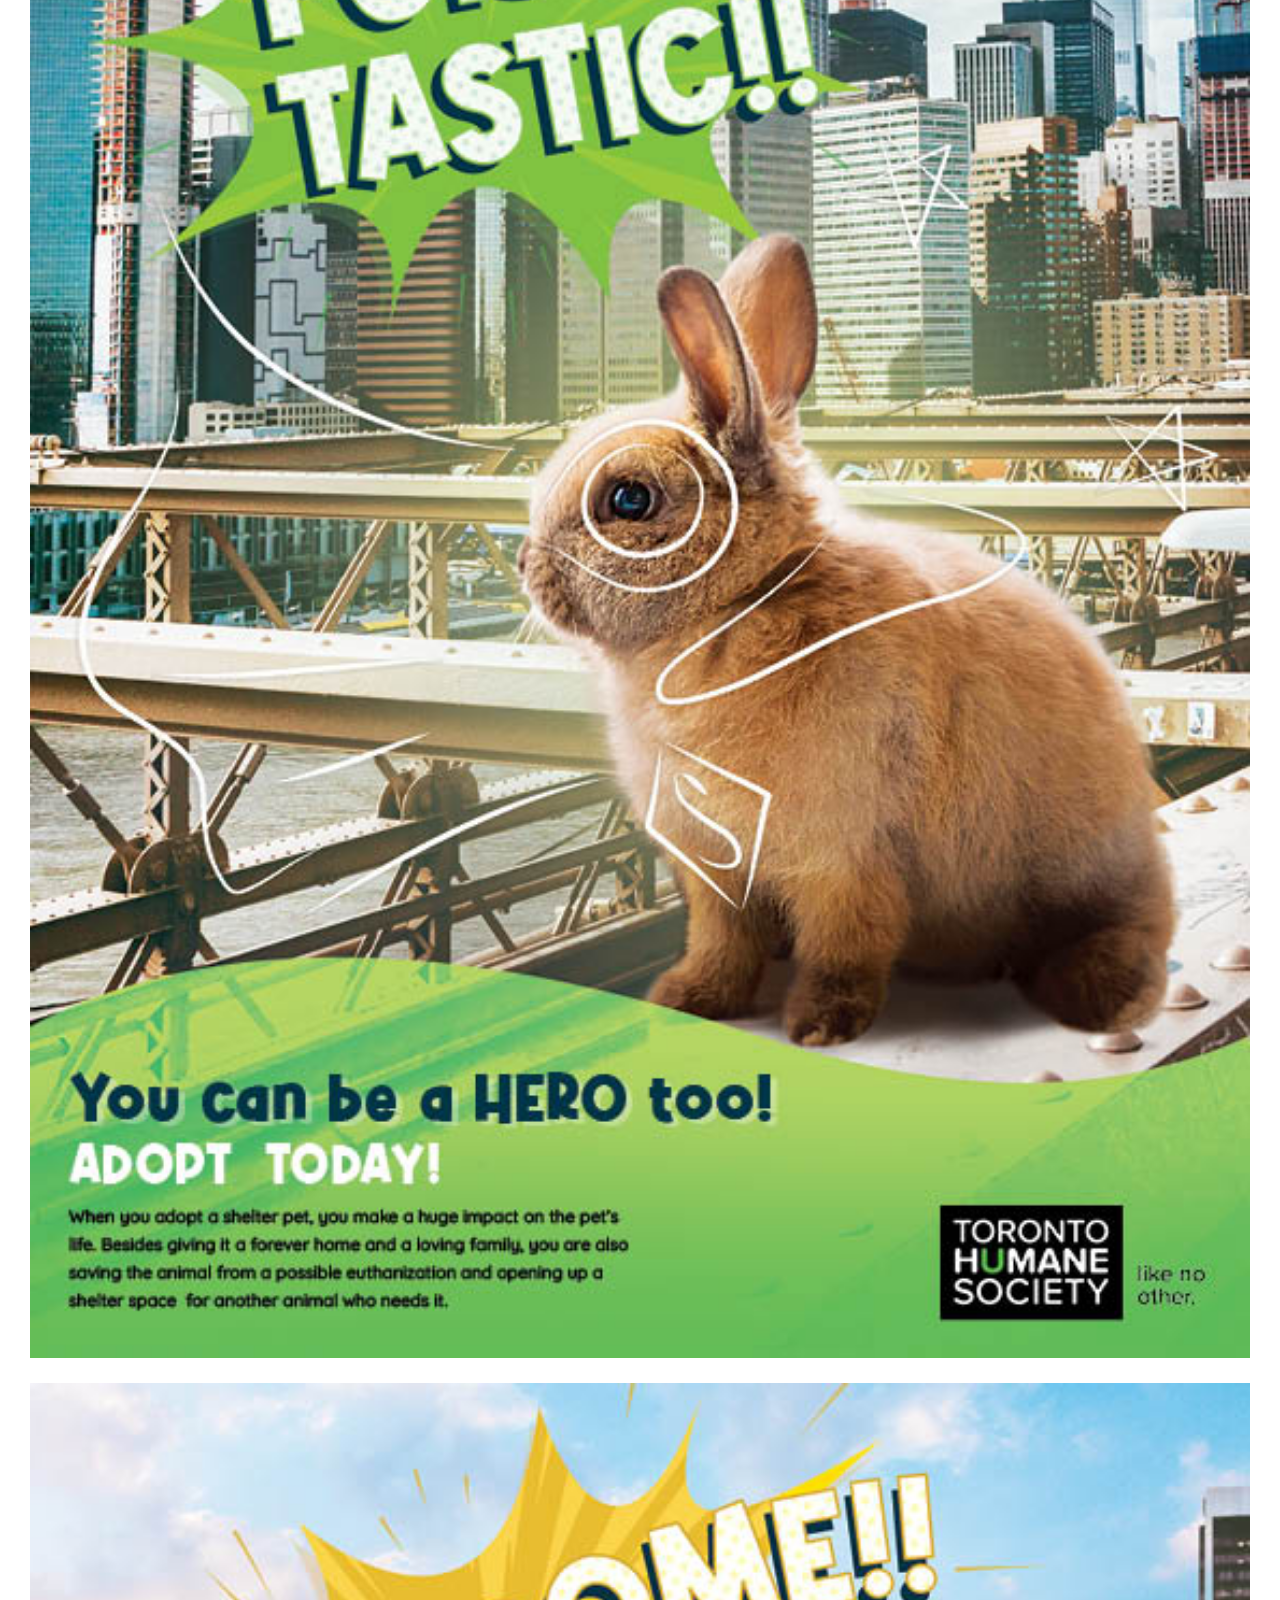
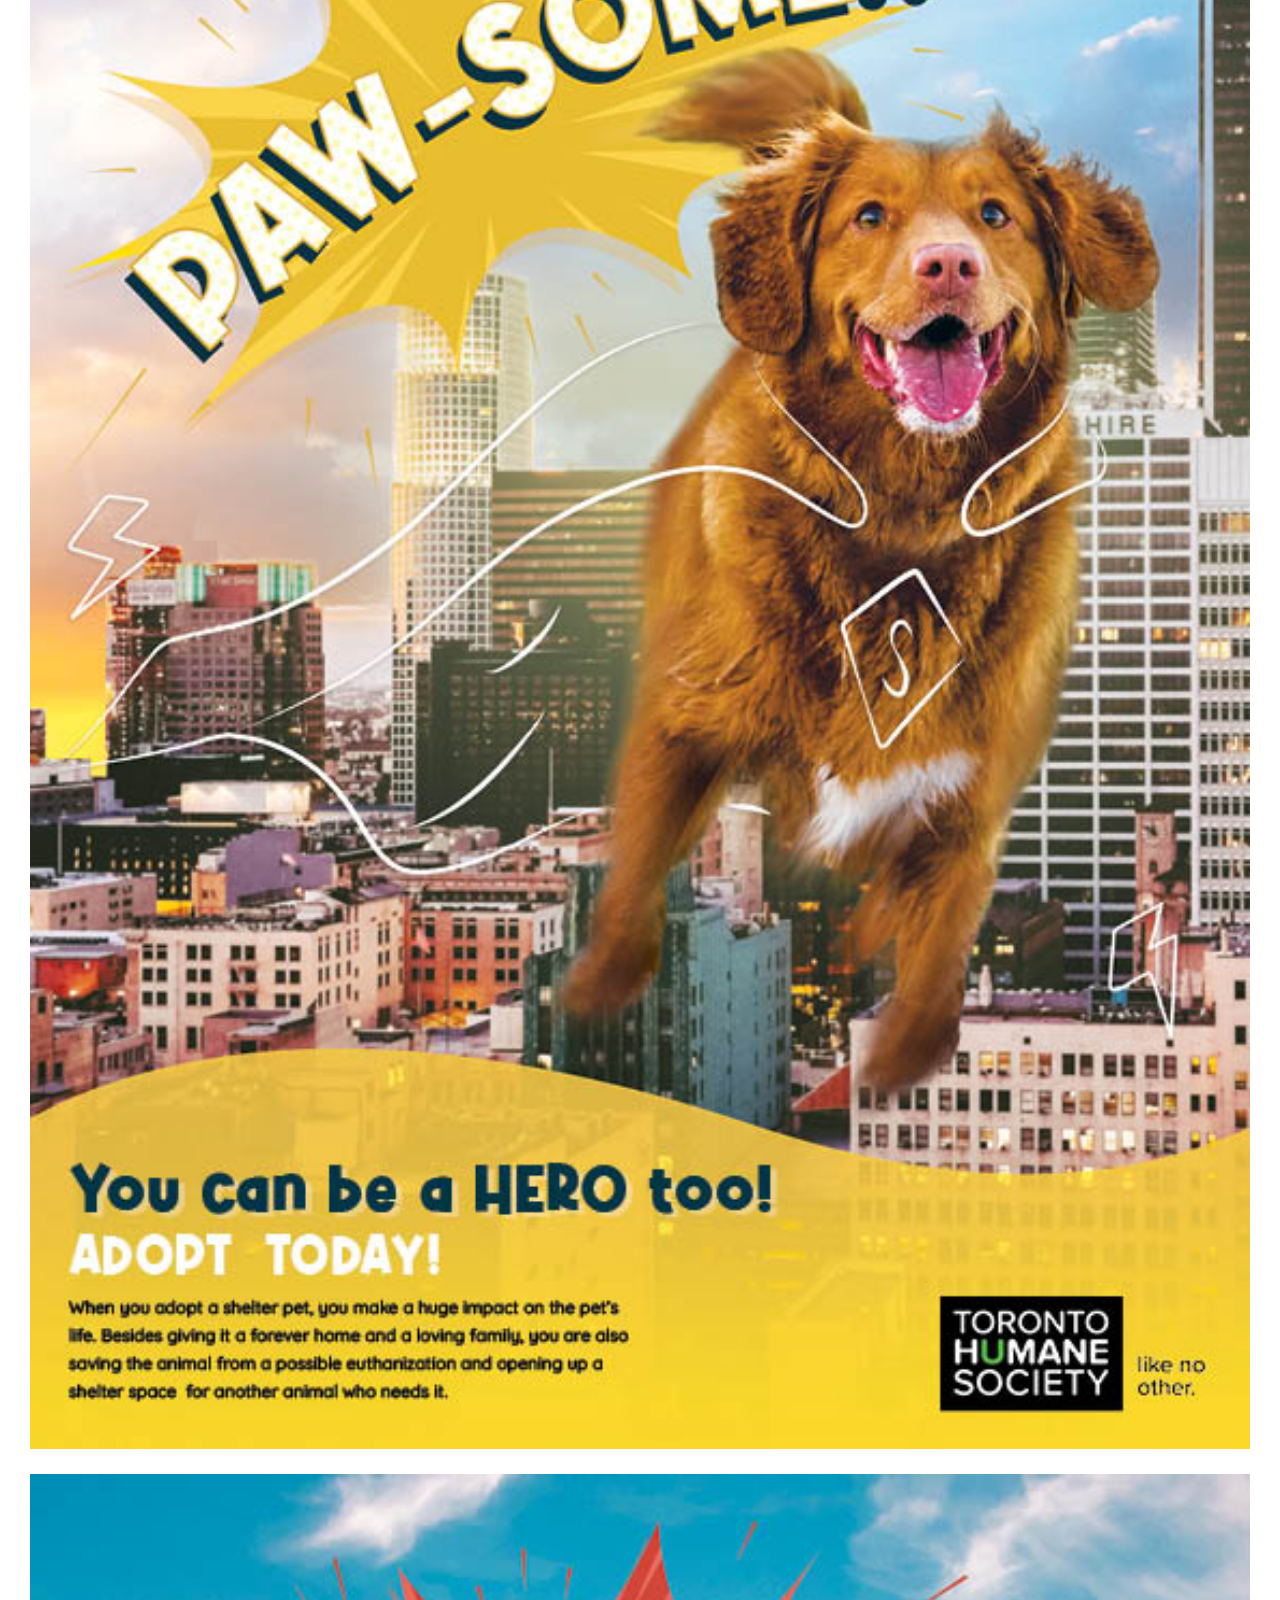
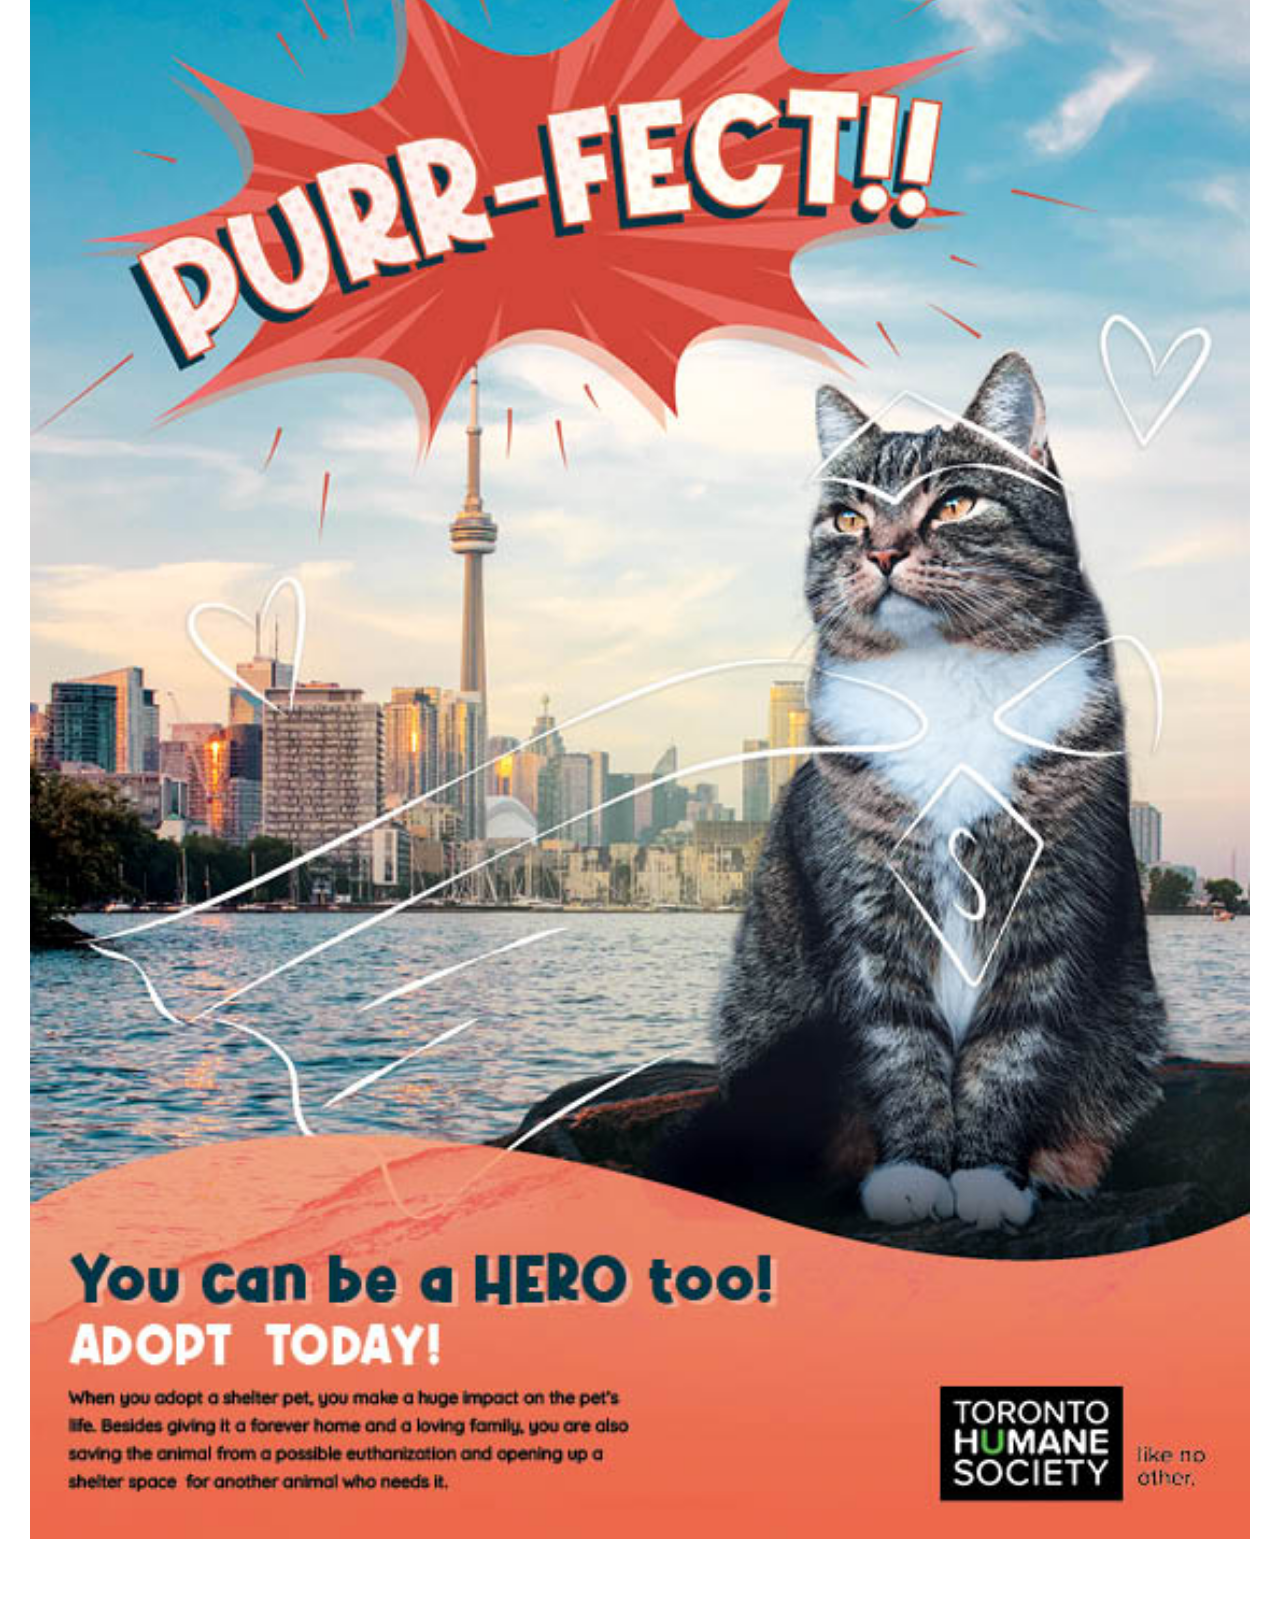
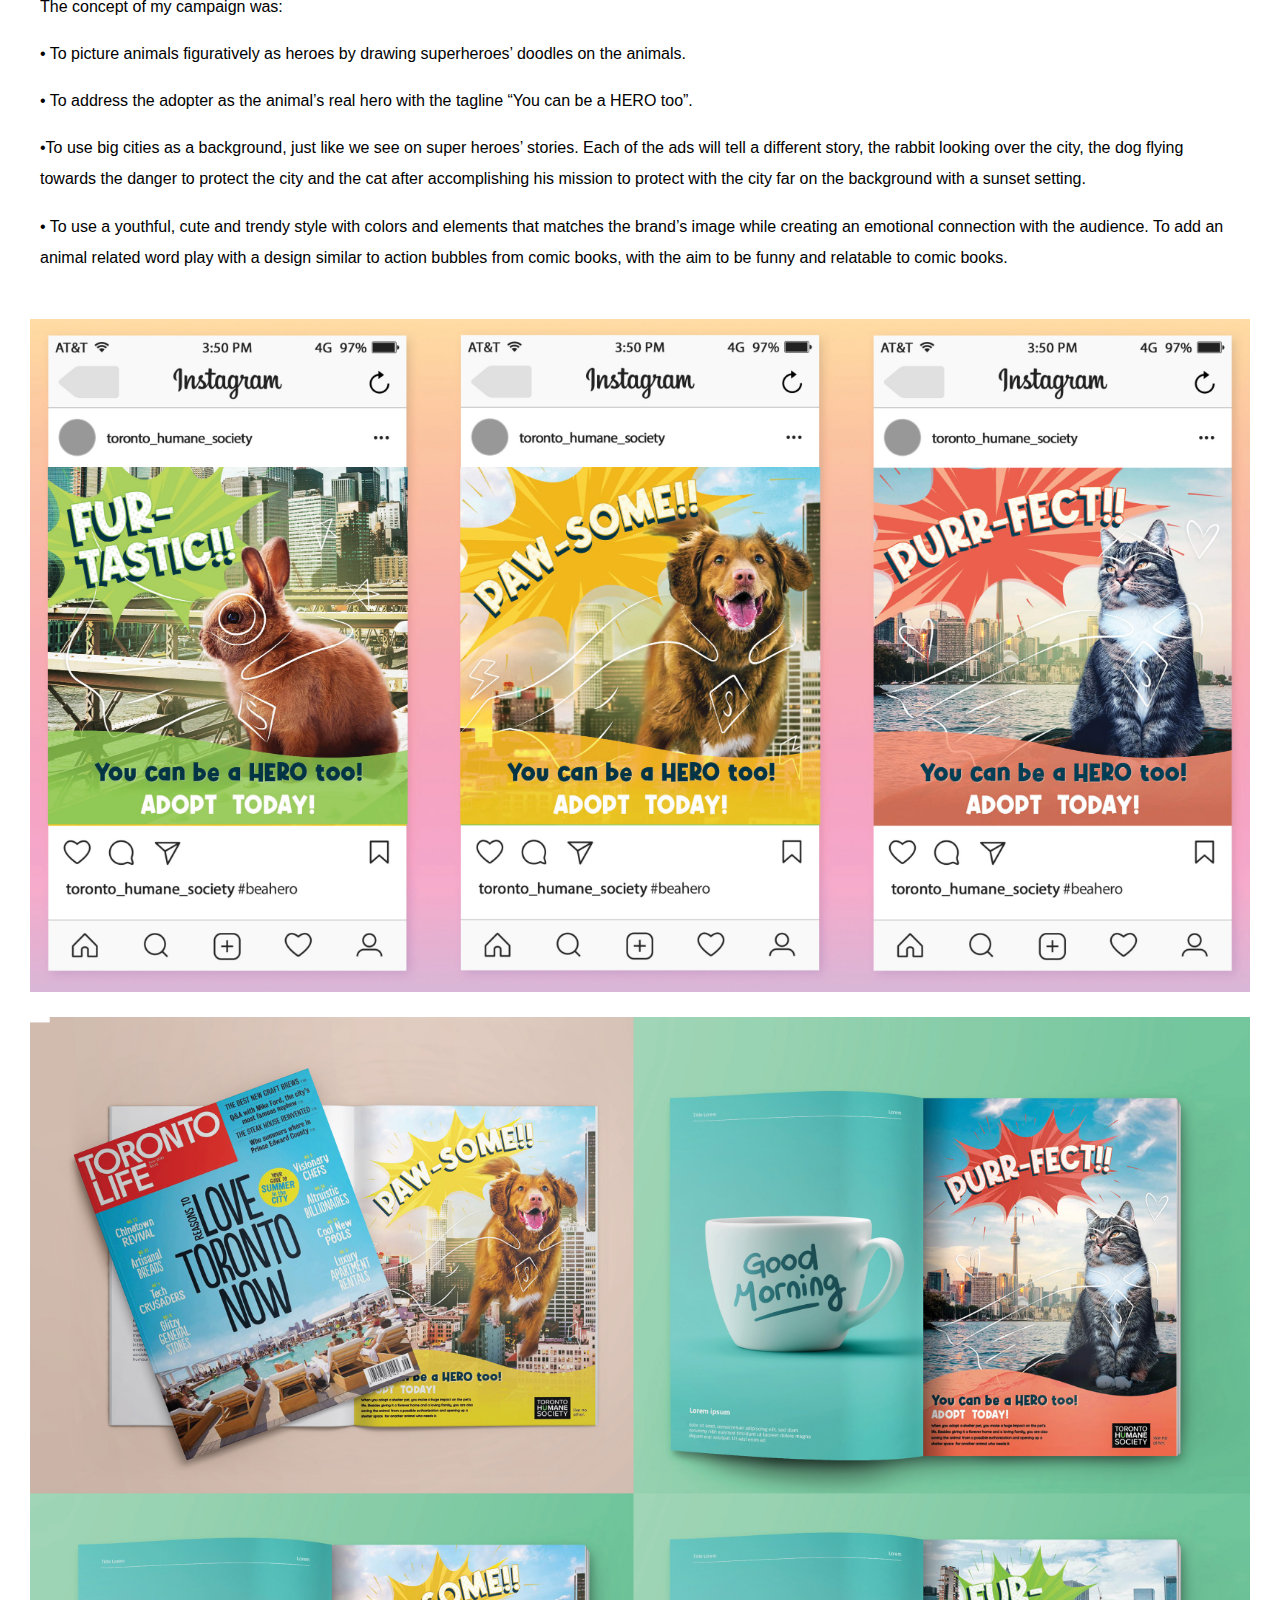
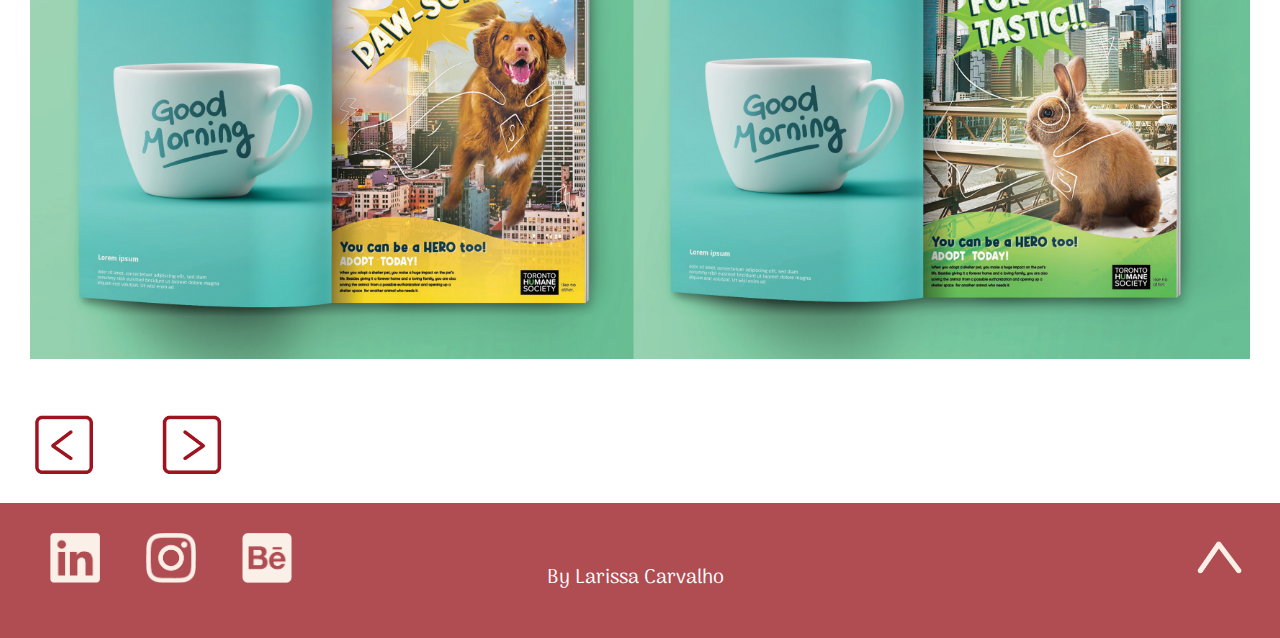
<file: hero2.html>
<!doctype html>
<html lang="en">

<head>
  <title>Be a hero Ad Campaign</title>
  <link rel="icon" type="image/x-icon" href="/images/mylogo.ico">
  <!-- From https://www.w3schools.com/html/html_favicon.asp -->
  <meta name="author" content="Larissa">
  <meta name="description" content="This is a Graphic Design and Illustration portfolio website.">
  <meta charset="UTF-8">
  <meta name="viewport" content="width=device-width, initial-scale=1.0">

  <!-- Bootstrap link must go above my overrides -->
  <link href="https://cdn.jsdelivr.net/npm/bootstrap@5.2.0-beta1/dist/css/bootstrap.min.css" rel="stylesheet"
    integrity="sha384-0evHe/X+R7YkIZDRvuzKMRqM+OrBnVFBL6DOitfPri4tjfHxaWutUpFmBp4vmVor" crossorigin="anonymous">

  <!-- Google Fonts -->
  <link rel="preconnect" href="https://fonts.googleapis.com">
  <link rel="preconnect" href="https://fonts.gstatic.com" crossorigin>
  <link
    href="https://fonts.googleapis.com/css2?family=Arima:wght@600;700&family=Montserrat:ital,wght@0,100;0,200;0,300;0,400;0,500;0,600;0,700;0,800;0,900;1,100;1,200;1,300;1,400;1,500;1,600;1,700;1,800;1,900&family=Roboto:wght@500;700;900&display=swap"
    rel="stylesheet">
  <link rel="preconnect" href="https://fonts.googleapis.com">
  <link rel="preconnect" href="https://fonts.gstatic.com" crossorigin>
  <link href="https://fonts.googleapis.com/css2?family=Arima:wght@100..700&display=swap" rel="stylesheet">

  <!-- My overides stylesheet -->
  <link href="css/styles.css" rel="stylesheet">

</head>

<body id="top">

  <header class="bg-custom">

    <nav class="container navbar navbar-expand-lg navbar-dark">
      <menu class="container-fluid">
        <!-- <a class="navbar-brand" href="/index.html"><img class="mylogo" src="images/mylogo.png" alt="This is an image of a logo."></a> -->
        <button class="navbar-toggler custom-toggler" type="button" data-bs-toggle="collapse"
          data-bs-target="#navbarNavAltMarkup" aria-controls="navbarNavAltMarkup" aria-expanded="false"
          aria-label="Toggle navigation">
          <span class="navbar-toggler-icon"></span>
        </button>
        <div class="collapse navbar-collapse justify-content-end" aria-label="navigation bar" id="navbarNavAltMarkup">
          <div class="navbar-nav" aria-label="navigation bar">
            <a class="nav-link" href="/index.html">Home</a>
            <a class="nav-link" href="/about.html">About Me</a>
            <a class="nav-link" href="/design.html">Design</a>
            <a class="nav-link" href="/illustration.html">Illustration</a>
          </div>
        </div>
      </menu>
    </nav>

  </header>
  <main class="designtitle"> <!-- Start banner -->
    <section class="container ">
      <img src="images/Design/Ad-campaign/herobanner.jpg" alt="Avatar" class="imagefull">
    </section>
  </main> <!-- END banner -->


  <section class="projectdetails"><!-- START description -->
    <div class="column2">
      <div>
        <h4>About the project</h4>
        <p class="projecttxt">At this moment a large number of animals are waiting to be adopted in shelters. The Humane
          Canada stated that
          only 1:3 Canadians adopt animals from shelters. This data reflects a need for more animal adoption on
          shelters.
        </p>
        <p class="projecttxt">THE TORONTO HUMANE SOCIETY is a nonprofit organization in the animal welfare sector.
          Besides creating
          awareness
          in animal welfare, they create programs and provide services that improve animals’ lives.One of the services
          they
          offer is pet’s adoption from shelters. It is a joyful and compassionate brand.</p>
        <p class="projecttxt">The goal of my campaign is to encourage people to adopt a pet from a shelter as their
          first choice when
          acquiring a new pet. It is to make people understand that when you adopt you are saving a life which improves
          that
          pet’s quality of life while helping end shelter’s pet overpopulation. To increase the rate of animal’s
          adoption
          from shelters.</p>
        <p class="projecttxt">This AD Campaign was made as a fiction campaign as an assignment for Humber College. </p>
        </p>
      </div>
    </div>
    <div class="column2">
      <h4>Brief</h4>
      <p class="projecttxt">To create a concept/idea and design for a 3 Ad Campaign. This campaign is for a print
        magazine and also resized
        for a social media post. The goals was to demonstrate my technical and creative skills.</p>
      <h4>Skills</h4>
      <p class="projecttxt">Adobe Photoshop, Adobe Illustrator, Adobe InDesign and Procreate App.</p>
      <p class="projecttxt">Time management, Brand consistency</p>
    </div>
  </section>
  <!-- END description -->


  <section class="hero grid4 container centeralign"><!-- Start grid -->
    <div class="box1" aria-label="image container">
      <img src="images/Design/Ad-campaign/campaign.jpg" alt="This is an image of a person with a cat."
        class="imagefull">
    </div>
    <div class="box2" aria-label="image container">
      <img src="images/Design/Ad-campaign/sketch.JPG" alt="This is an image of a rabbit." class="imagefull">
    </div>
    <div class="box3" aria-label="image container">
      <img src="images/Design/Ad-campaign/sketch2.JPG" alt="This is an image of a cat." class="imagefull">
    </div>
    <div class="box4" aria-label="image container">
      <img src="images/Design/Ad-campaign/Mockup.jpg" alt="This is an image of street billboards." class="imagefull">
    </div>
    <div class="box5" aria-label="image container">
      <img src="images/Design/Ad-campaign/img1.jpg" alt="This is an image of a rabbit." class="imagefull">
    </div>
    <div class="box6" aria-label="image container">
      <img src="images/Design/Ad-campaign/img2.jpg" alt="This is an image of a dog." class="imagefull">
    </div>
    <div class="box7" aria-label="image container">
      <img src="images/Design/Ad-campaign/img3.jpg" alt="This is an image of a cat." class="imagefull">
    </div>
    <div class="box8 display-6" aria-label="text container">
      <p>The concept of my campaign was:</p>
      <p>• To picture animals figuratively as heroes by drawing superheroes’ doodles on the animals. </p>
      <p>• To address the adopter as the animal’s real hero with the tagline “You can be a HERO too”. </p>
      <p>•To use big cities as a background, just like we see on super heroes’ stories. Each of the ads will tell a
        different story, the rabbit looking over the city, the dog flying towards the danger to protect the city and the
        cat after accomplishing his mission to protect with the city far on the background with a sunset setting.</p>
      <p>• To use a youthful, cute and trendy style with colors and elements that matches the brand’s image while
        creating an emotional connection with the audience.
        To add an animal related word play with a design similar to action bubbles from comic books, with the aim to be
        funny and relatable to comic books.</p>
    </div>
    <div class="box9" aria-label="image container">
      <img src="images/Design/Ad-campaign/socialmedia.jpg" alt="This is an image of animals." class="imagefull">
    </div>
    <div class="box10" aria-label="image container">
      <img src="images/Design/Ad-campaign/magazine.jpg" alt="This is an image of magazine pages." class="imagefull">
    </div>

  </section>

  <!-- END grid -->

  <section class="container portfolionav"> <!-- START Portfolio navigation -->

    <div class="back" aria-label="icon container">
      <a href="/anyora1.html">
        <img src="images/icons/back.png" alt="back icon">
      </a>
    </div>
    <div class="next" aria-label="icon container">
      <a href="/whale3.html">
        <img src="images/icons/next.png" alt="next icon">
      </a>
    </div>

  </section><!-- END Portfolio navigation -->

  <footer><!-- START Footer -->
    <div class="centeralign" aria-label="social media icons container">
      <a href="https://www.linkedin.com/in/larissacr/" target=”_blank”><img class="mysocialmedia"
          src="images/icons/linkedinrose.png" alt="This is a linkedin icon."></a>
      <a href="https://www.instagram.com/larisdesigns/" target=”_blank”><img class="mysocialmedia"
          src="images/icons/instagramrose.png" alt="This is an instagram icon."></a>
      <a href="https://www.behance.net/lah_c_r" target=”_blank”><img class="mysocialmedia"
          src="images/icons/behancerose.png" alt="This is a behance icon."></a>
    </div>
    <p>
      By Larissa Carvalho
    </p>
    <div class="next" aria-label="icon container">
      <a href="#top">
        <img src="images/icons/up.png" alt="up icon">
      </a>
    </div>
  </footer><!-- END Footer -->

  <!-- Bootstrap Javascript should go above the closing BODY tag-->
  <script src="https://cdn.jsdelivr.net/npm/bootstrap@5.2.0-beta1/dist/js/bootstrap.bundle.min.js"
    integrity="sha384-pprn3073KE6tl6bjs2QrFaJGz5/SUsLqktiwsUTF55Jfv3qYSDhgCecCxMW52nD2"
    crossorigin="anonymous"></script>


  <script src="js/main.js"></script>
</body>

</html>
</file>
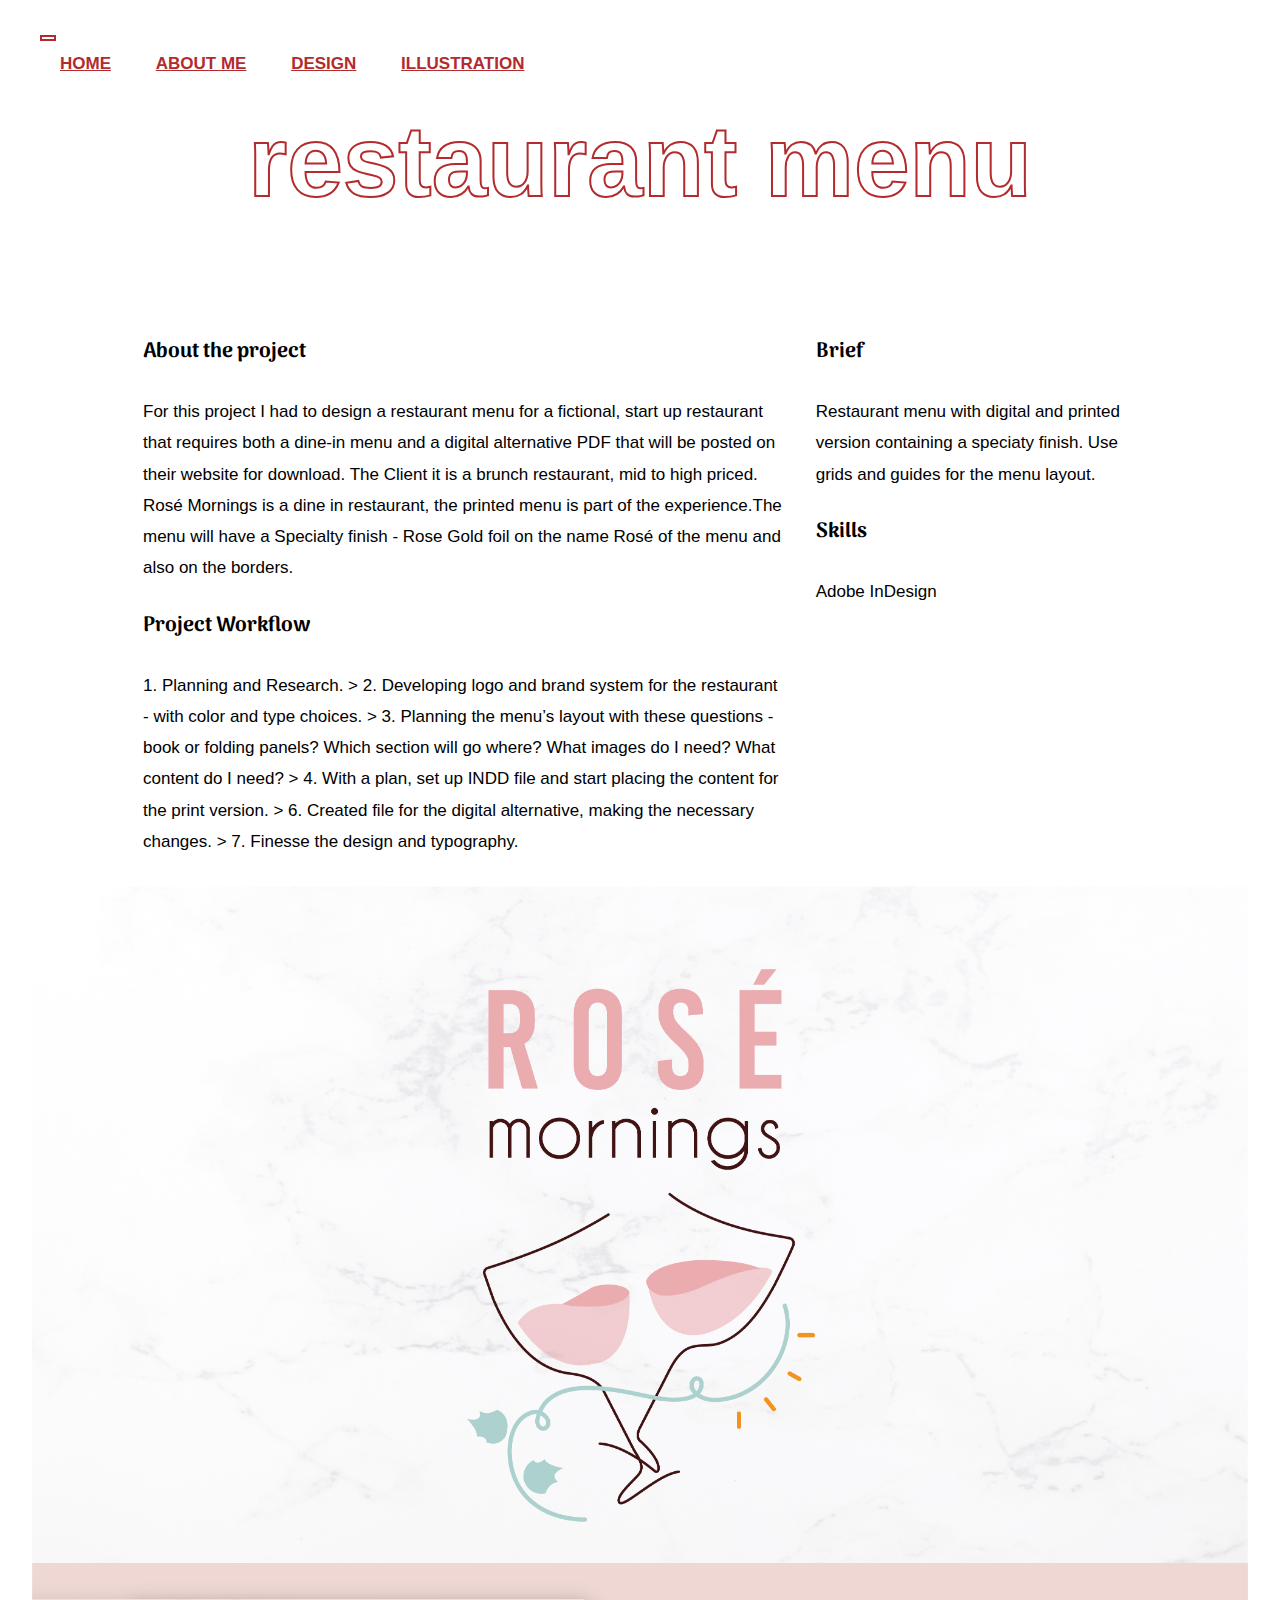
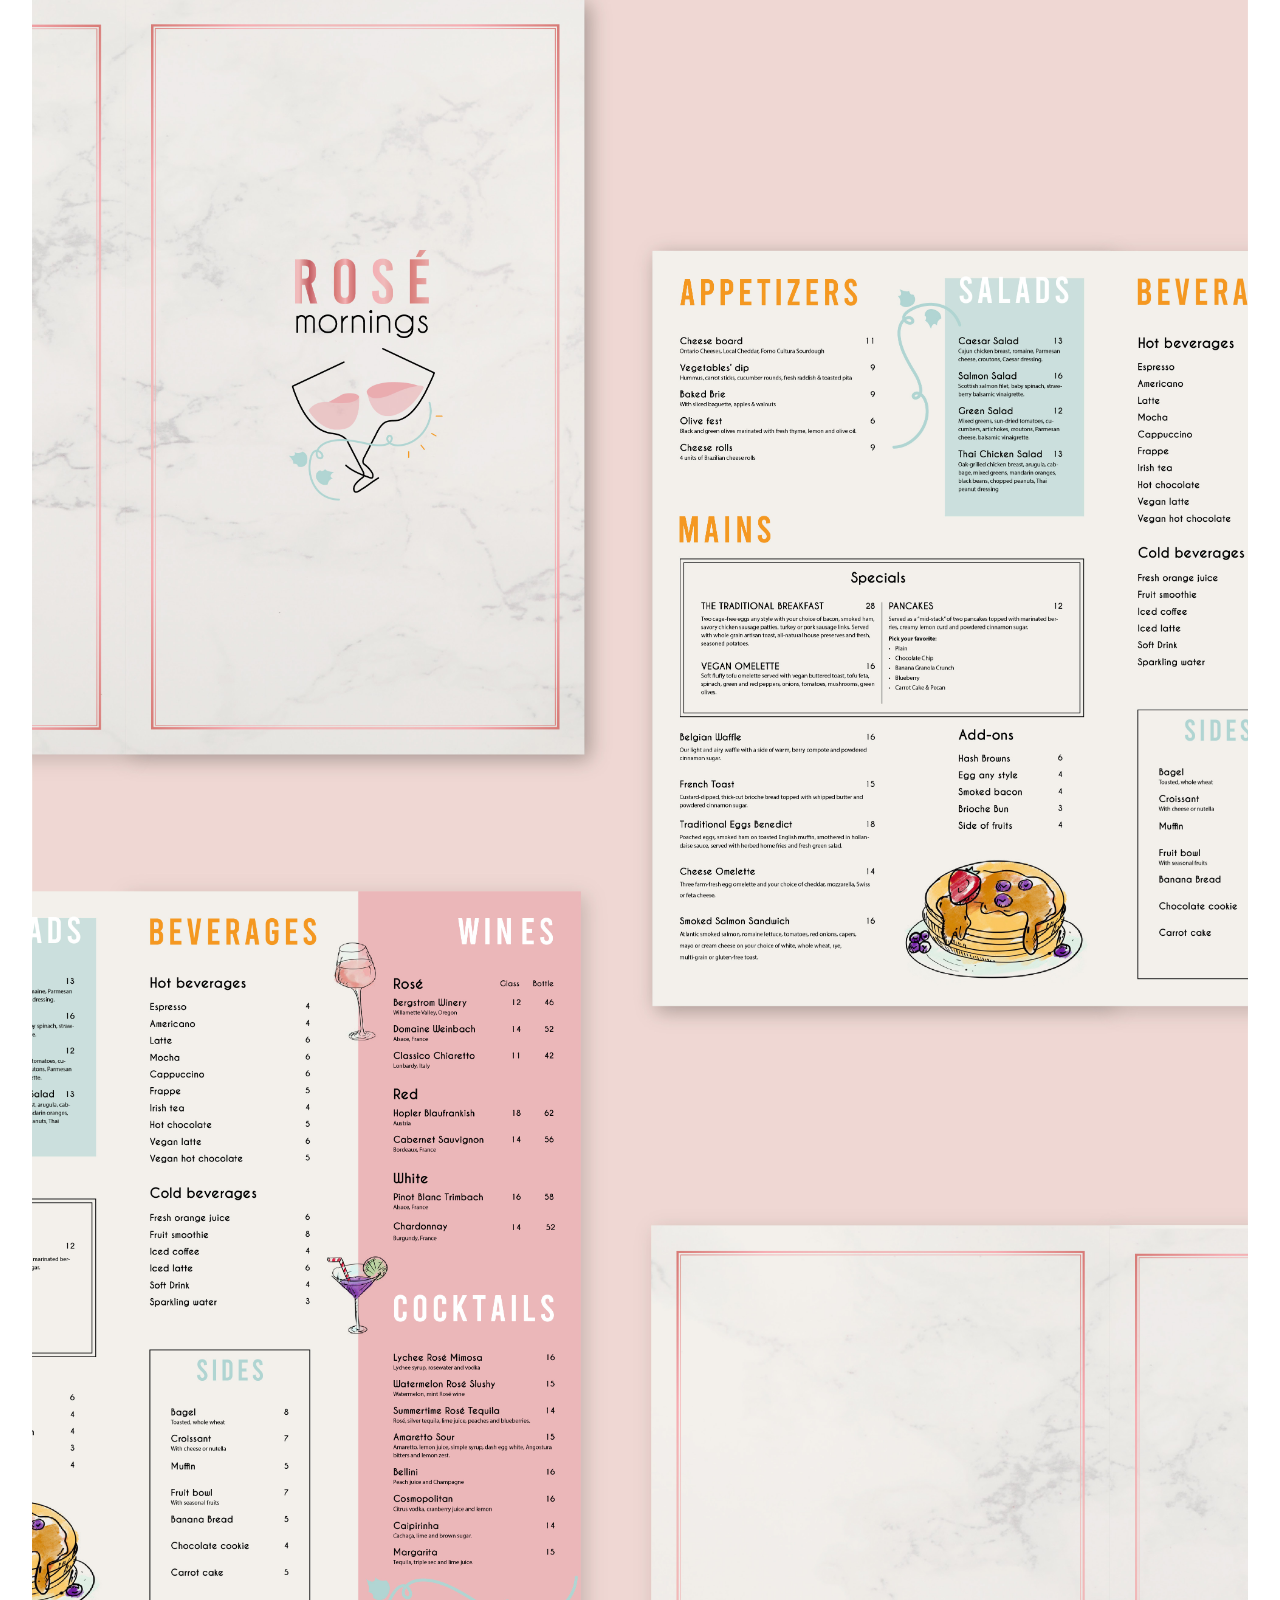
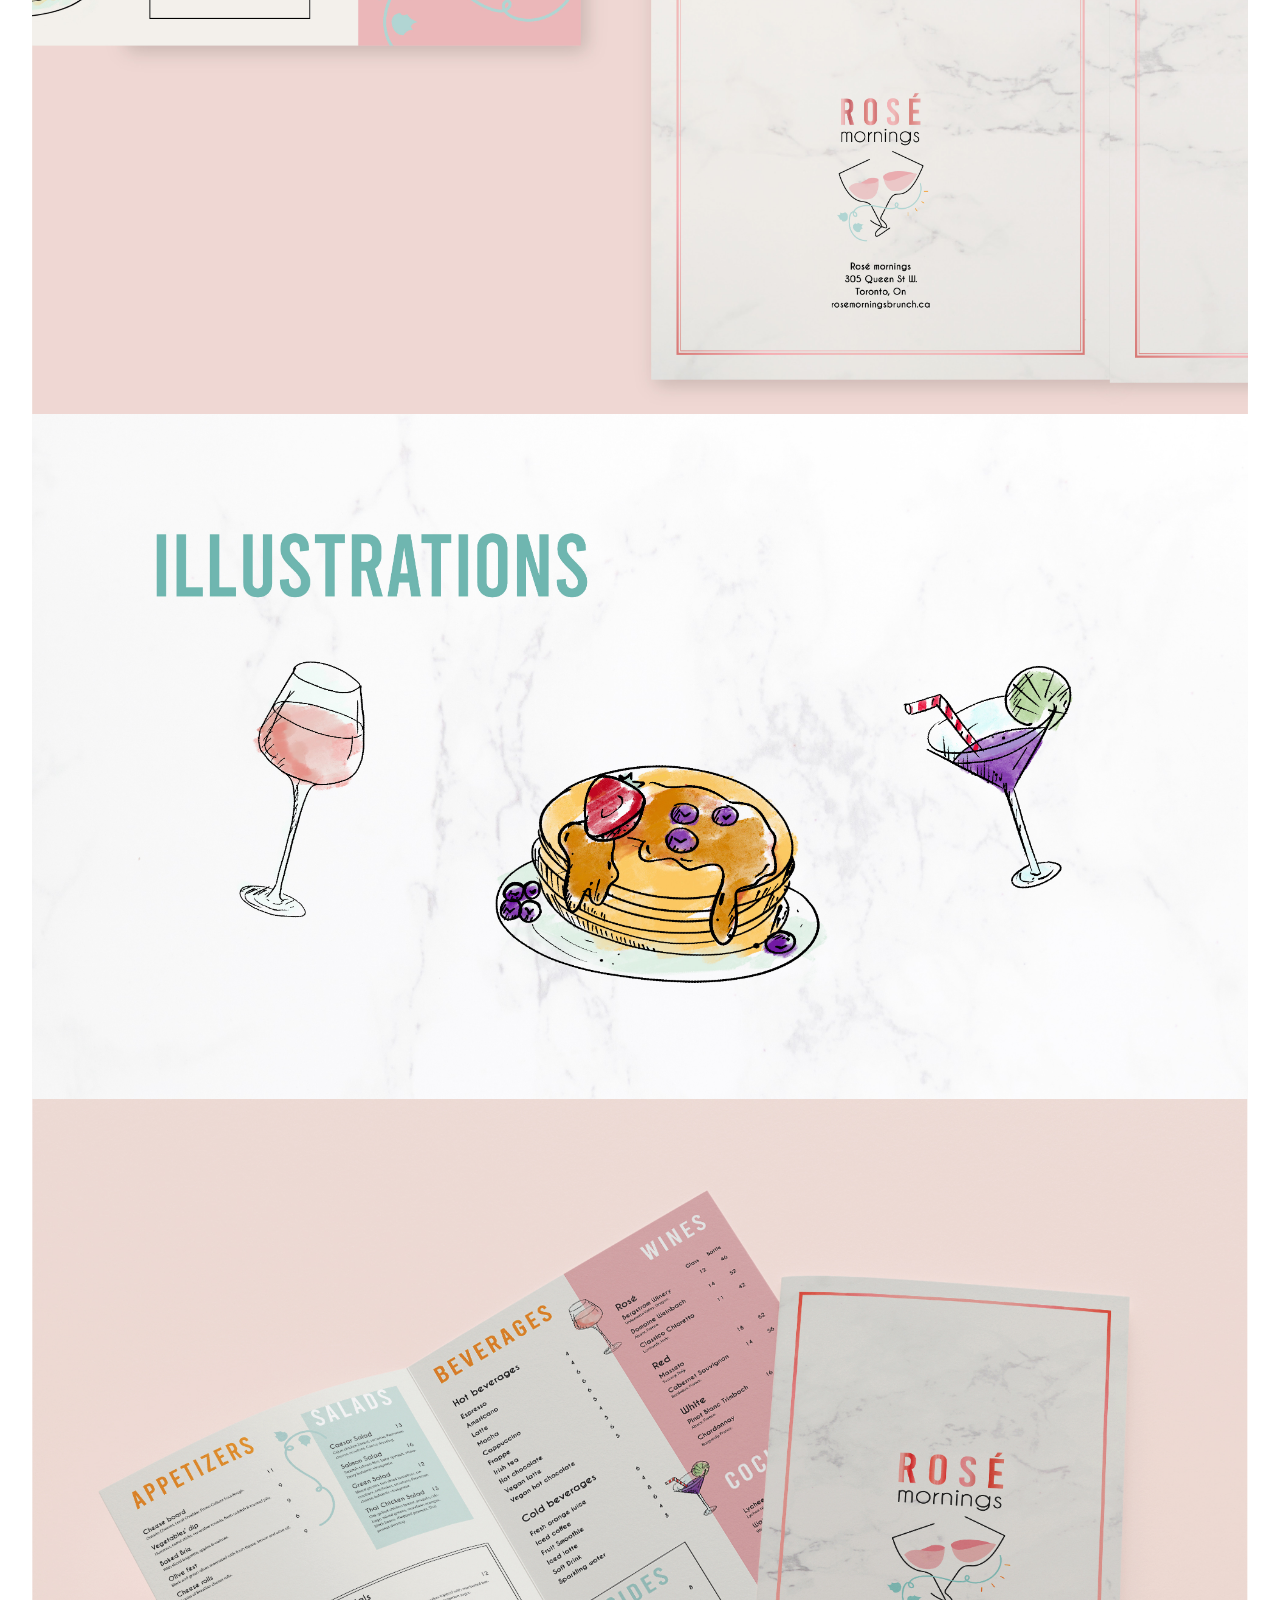
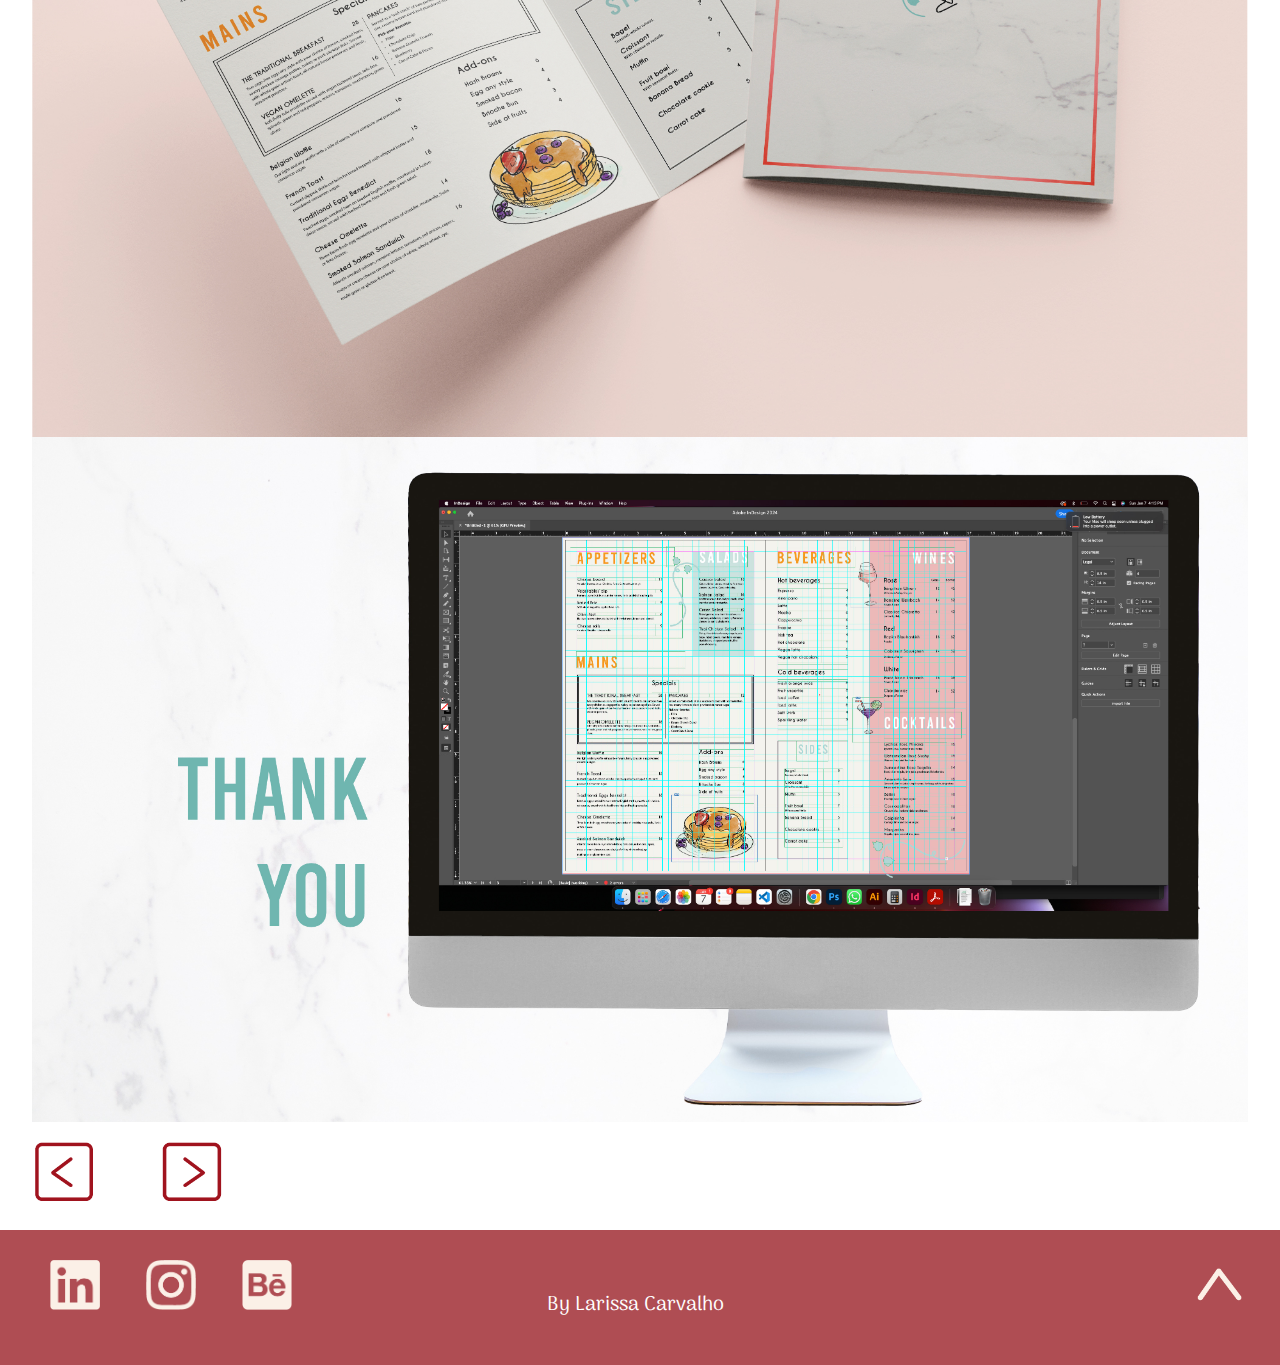
<file: menu7.html>
<!doctype html>
<html lang="en">

<head>
  <title>Restaurant Menu</title>
  <link rel="icon" type="image/x-icon" href="/images/mylogo.ico">
  <!-- From https://www.w3schools.com/html/html_favicon.asp -->
  <meta name="author" content="Larissa">
  <meta name="description" content="This is a Graphic Design and Illustration portfolio website.">
  <meta charset="UTF-8">
  <meta name="viewport" content="width=device-width, initial-scale=1.0">

  <!-- Bootstrap link must go above my overrides -->
  <link href="https://cdn.jsdelivr.net/npm/bootstrap@5.2.0-beta1/dist/css/bootstrap.min.css" rel="stylesheet"
    integrity="sha384-0evHe/X+R7YkIZDRvuzKMRqM+OrBnVFBL6DOitfPri4tjfHxaWutUpFmBp4vmVor" crossorigin="anonymous">

  <!-- Google Fonts -->
  <link rel="preconnect" href="https://fonts.googleapis.com">
  <link rel="preconnect" href="https://fonts.gstatic.com" crossorigin>
  <link
    href="https://fonts.googleapis.com/css2?family=Arima:wght@600;700&family=Montserrat:ital,wght@0,100;0,200;0,300;0,400;0,500;0,600;0,700;0,800;0,900;1,100;1,200;1,300;1,400;1,500;1,600;1,700;1,800;1,900&family=Roboto:wght@500;700;900&display=swap"
    rel="stylesheet">

  <!-- My overides stylesheet -->
  <link href="css/styles.css" rel="stylesheet">

</head>

<body id="top">

  <header class="bg-custom">

    <nav class="container navbar navbar-expand-lg navbar-dark">
      <menu class="container-fluid">
        <!-- <a class="navbar-brand" href="/index.html"><img class="mylogo" src="images/mylogo.png" alt="This is an image of a logo."></a> -->
        <button class="navbar-toggler custom-toggler" type="button" data-bs-toggle="collapse"
          data-bs-target="#navbarNavAltMarkup" aria-controls="navbarNavAltMarkup" aria-expanded="false"
          aria-label="Toggle navigation">
          <span class="navbar-toggler-icon"></span>
        </button>
        <div class="collapse navbar-collapse justify-content-end" aria-label="navigation bar" id="navbarNavAltMarkup">
          <div class="navbar-nav" aria-label="navigation bar">
            <a class="nav-link" href="/index.html">Home</a>
            <a class="nav-link" href="/about.html">About Me</a>
            <a class="nav-link" href="/design.html">Design</a>
            <a class="nav-link" href="/illustration.html">Illustration</a>
          </div>
        </div>
      </menu>
    </nav>

  </header>

  <main class="illustrationtitle"><!-- Start title -->
    <section class="container">
      <h1 class="textstyle textstyle4">restaurant menu</h1>
    </section>
  </main> <!-- END title -->


  <section class="projectdetails"><!-- START description -->
    <div class="column2">
      <div>
        <h4>About the project</h4>
        <p class="projecttxt">
          For this project I had to design a restaurant menu for a fictional, start up restaurant that requires both a
          dine-in menu and a digital alternative PDF that will be posted on their website for download.
          The Client it is a brunch restaurant, mid to high priced. Rosé Mornings is a dine in restaurant, the printed
          menu is part of the experience.The menu will have a Specialty finish - Rose Gold foil on the name Rosé of the
          menu and also on
          the borders.</p>
        <h4>Project Workflow</h4>
        <p class="projecttxt">1. Planning and Research. > 2. Developing logo and brand system for the restaurant - with
          color and type choices. > 3. Planning the menu’s layout with these questions - book or folding panels? Which
          section will go where? What images do I need? What content do I need? > 4. With a plan, set up INDD file and
          start placing the content for the print version. > 6. Created file for the digital alternative, making the
          necessary changes. > 7. Finesse the design and typography.</p>
      </div>
    </div>
    <div class="column2">
      <h4>Brief</h4>
      <p class="projecttxt">Restaurant menu with digital and printed version containing a speciaty finish. Use grids and
        guides for the menu layout.</p>
      <h4>Skills</h4>
      <p class="projecttxt">Adobe InDesign</p>
    </div>
  </section>
  <!-- END description -->

  <section class="align-center">
    <div class="projectbox">
      <img class="project" src="/images/Design/Menu/menu-01.jpg">
      <img class="project" src="/images/Design/Menu/menu-02.jpg">
      <img class="project" src="/images/Design/Menu/menu-03.jpg">
      <img class="project" src="/images/Design/Menu/menu-04.jpg">
      <img class="project" src="/images/Design/Menu/menu-05.jpg">
      <img class="project" src="/images/Design/Menu/menu2-01.jpg">
      <img class="project" src="/images/Design/Menu/menu-07.jpg">
    </div>
  </section>

  <section class="container portfolionav"> <!-- START Portfolio navigation -->

    <div class="back" aria-label="icon container">
      <a href="/album6.html">
        <img src="images/icons/back.png" alt="back icon">
      </a>
    </div>
    <div class="next" aria-label="icon container">
      <a href="/fitness8.html">
        <img src="images/icons/next.png" alt="next icon">
      </a>
    </div>

  </section><!-- END Portfolio navigation -->

  <footer><!-- START Footer -->
    <div class="centeralign" aria-label="social media icons container">
      <a href="https://www.linkedin.com/in/larissacr/" target=”_blank”><img class="mysocialmedia"
          src="images/icons/linkedinrose.png" alt="This is a linkedin icon."></a>
      <a href="https://www.instagram.com/larisdesigns/" target=”_blank”><img class="mysocialmedia"
          src="images/icons/instagramrose.png" alt="This is an instagram icon."></a>
      <a href="https://www.behance.net/lah_c_r" target=”_blank”><img class="mysocialmedia"
          src="images/icons/behancerose.png" alt="This is a behance icon."></a>
    </div>
    <p>
      By Larissa Carvalho
    </p>
    <div class="next" aria-label="icon container">
      <a href="#top">
        <img src="images/icons/up.png" alt="up icon">
      </a>
    </div>
  </footer><!-- END Footer -->


  <!-- Bootstrap Javascript should go above the closing BODY tag-->
  <script src="https://cdn.jsdelivr.net/npm/bootstrap@5.2.0-beta1/dist/js/bootstrap.bundle.min.js"
    integrity="sha384-pprn3073KE6tl6bjs2QrFaJGz5/SUsLqktiwsUTF55Jfv3qYSDhgCecCxMW52nD2"
    crossorigin="anonymous"></script>


  <script src="js/main.js"></script>
</body>

</html>
</file>
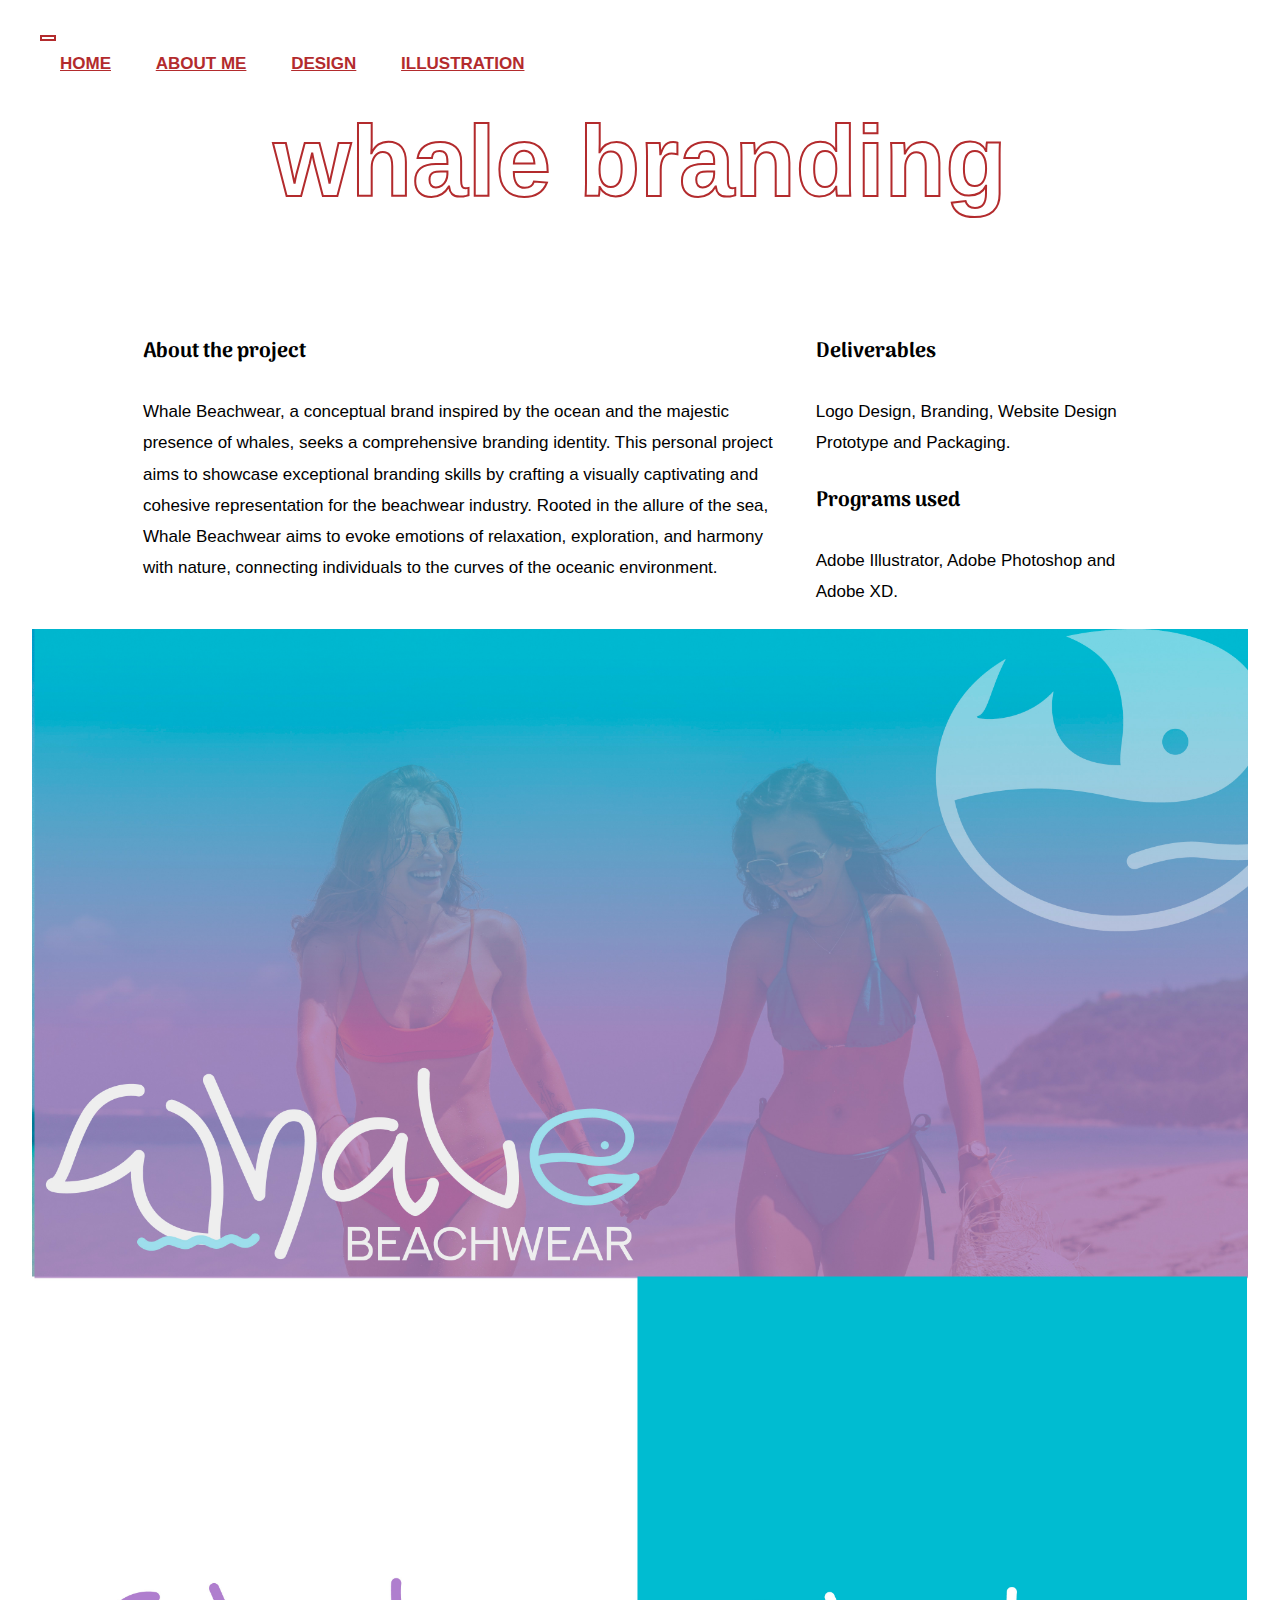
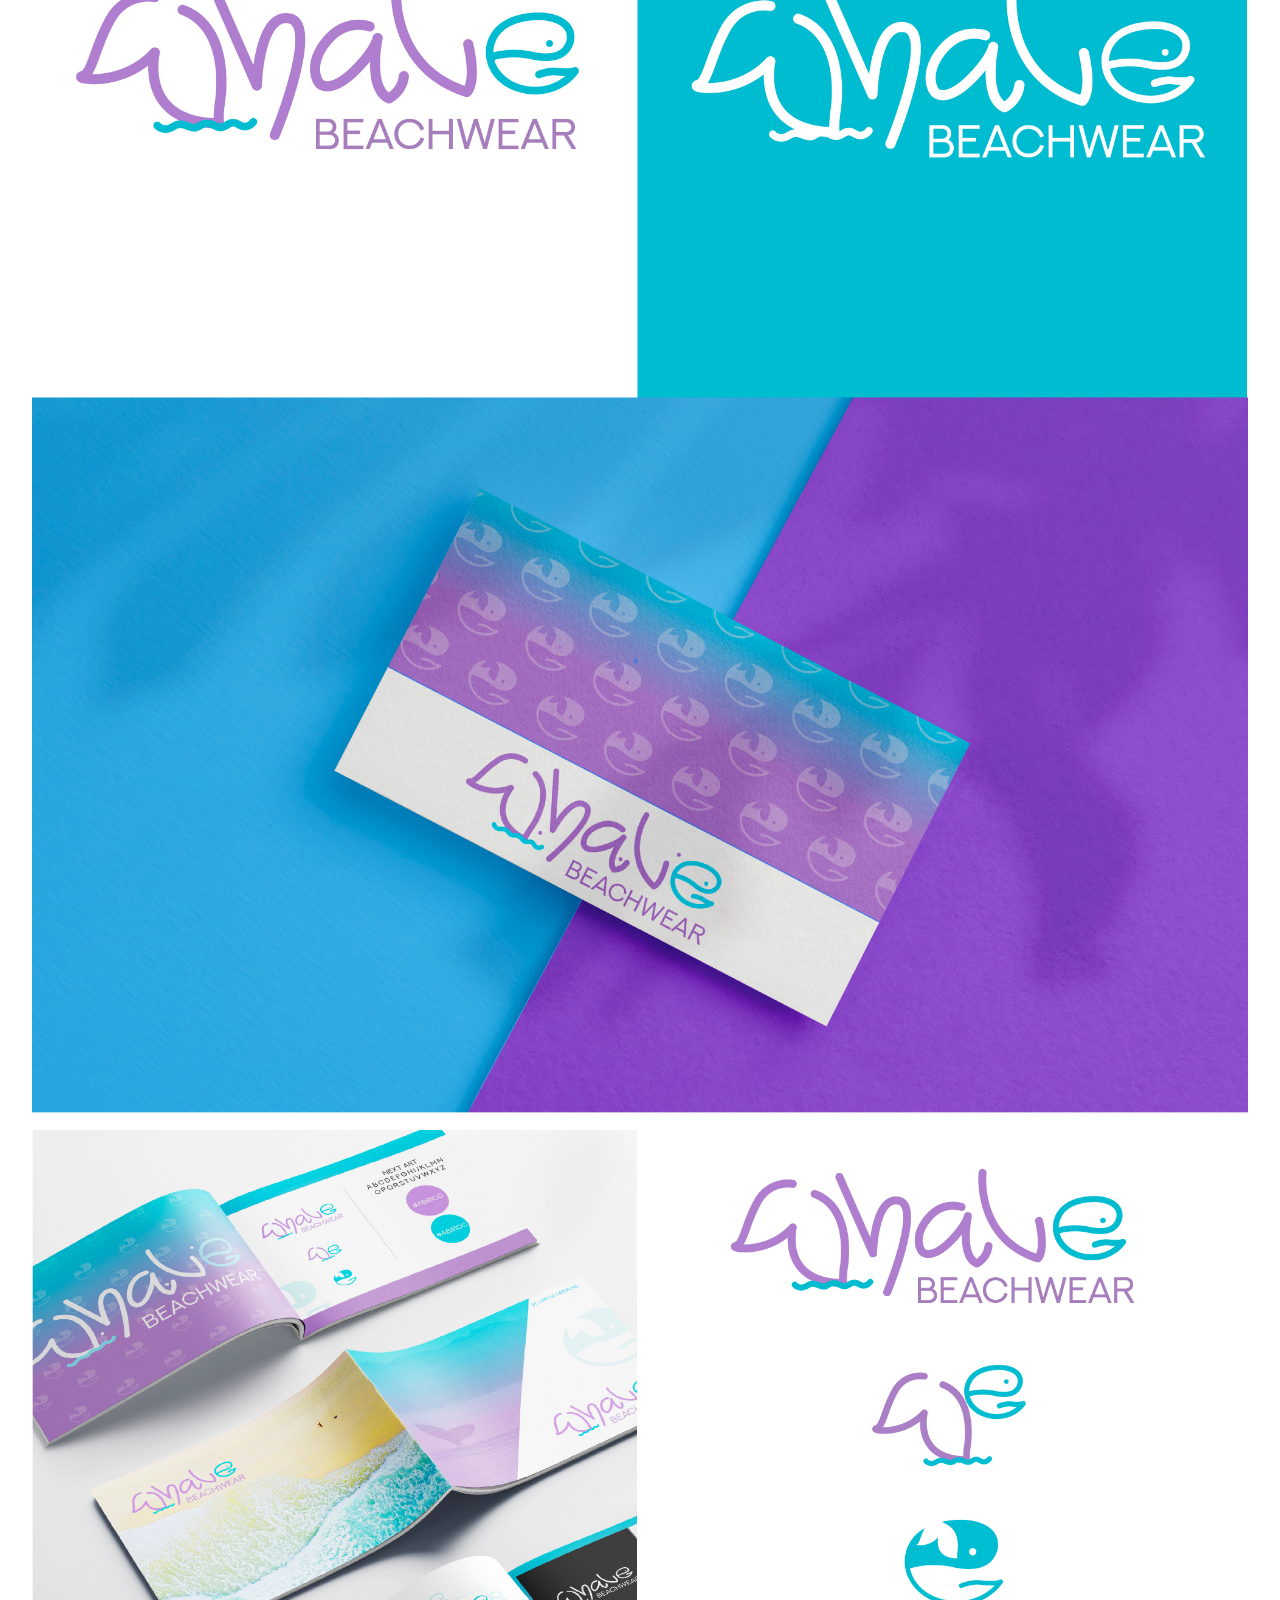
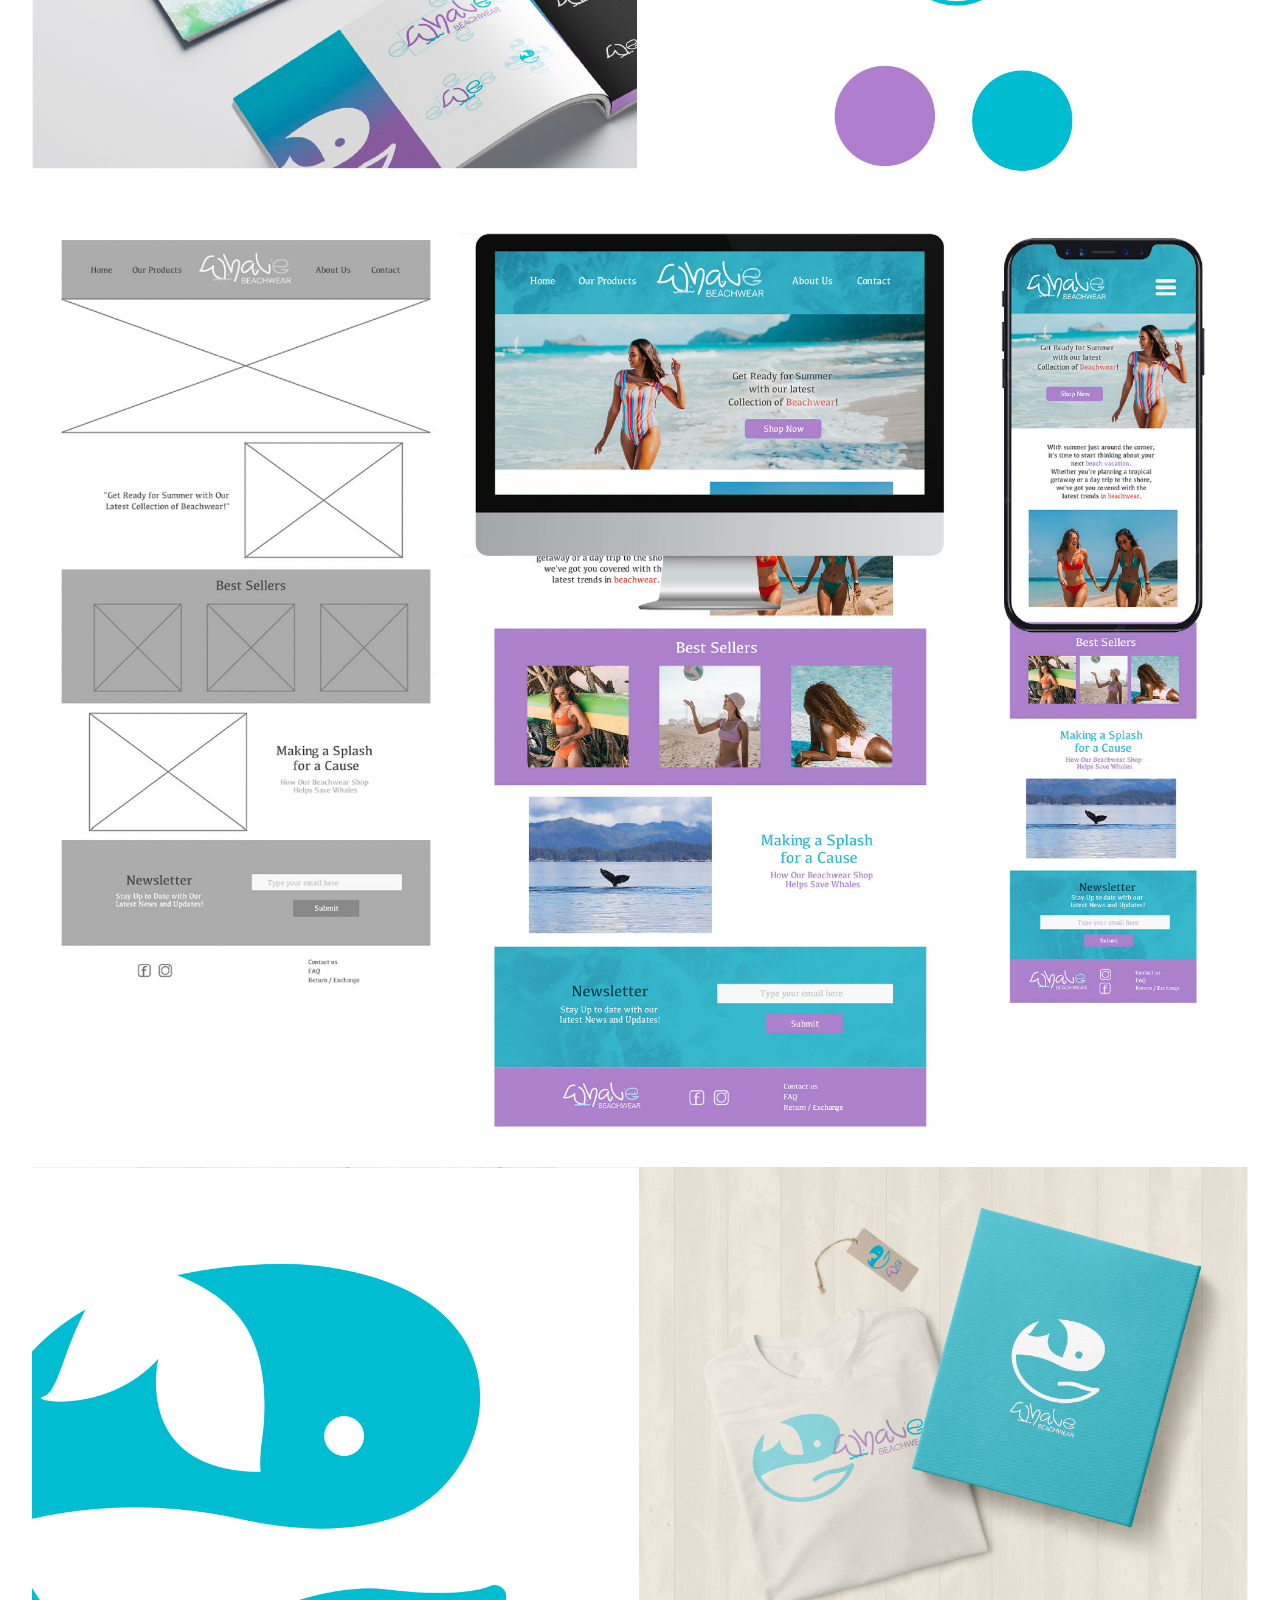
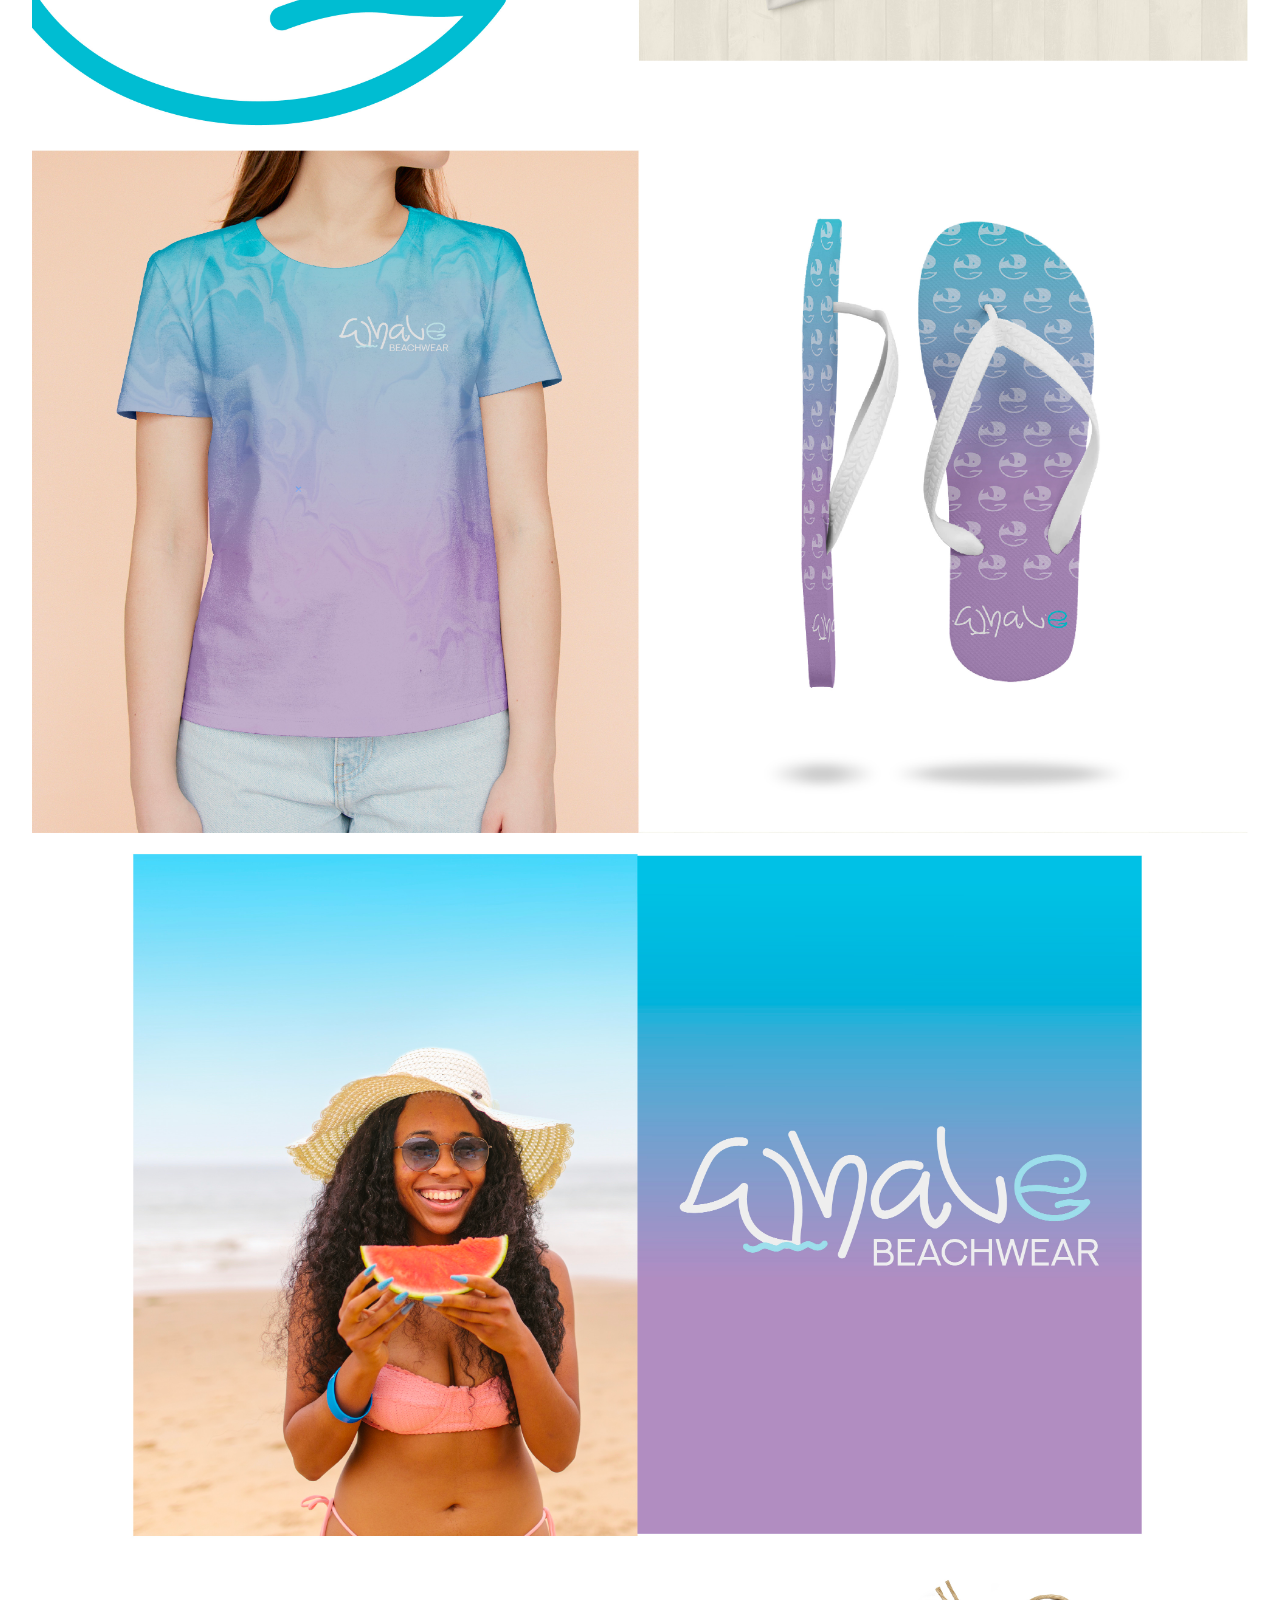
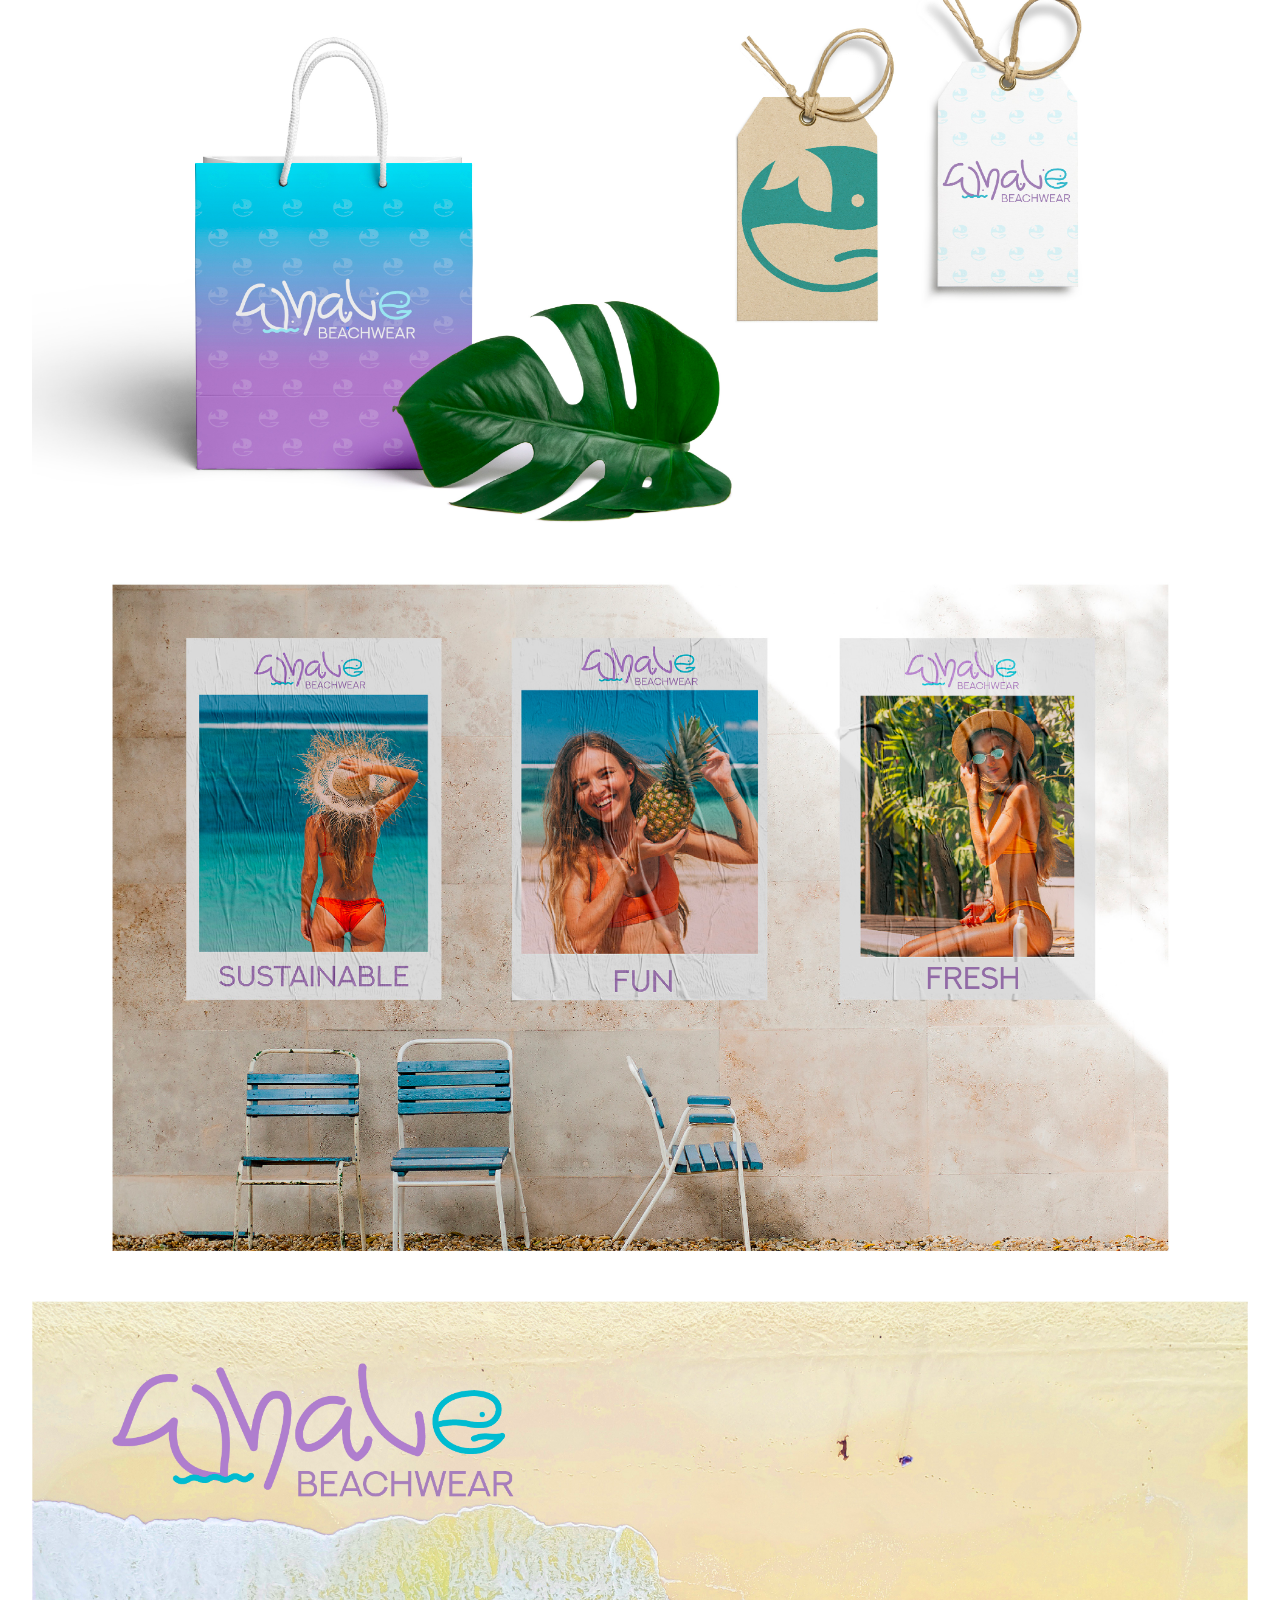
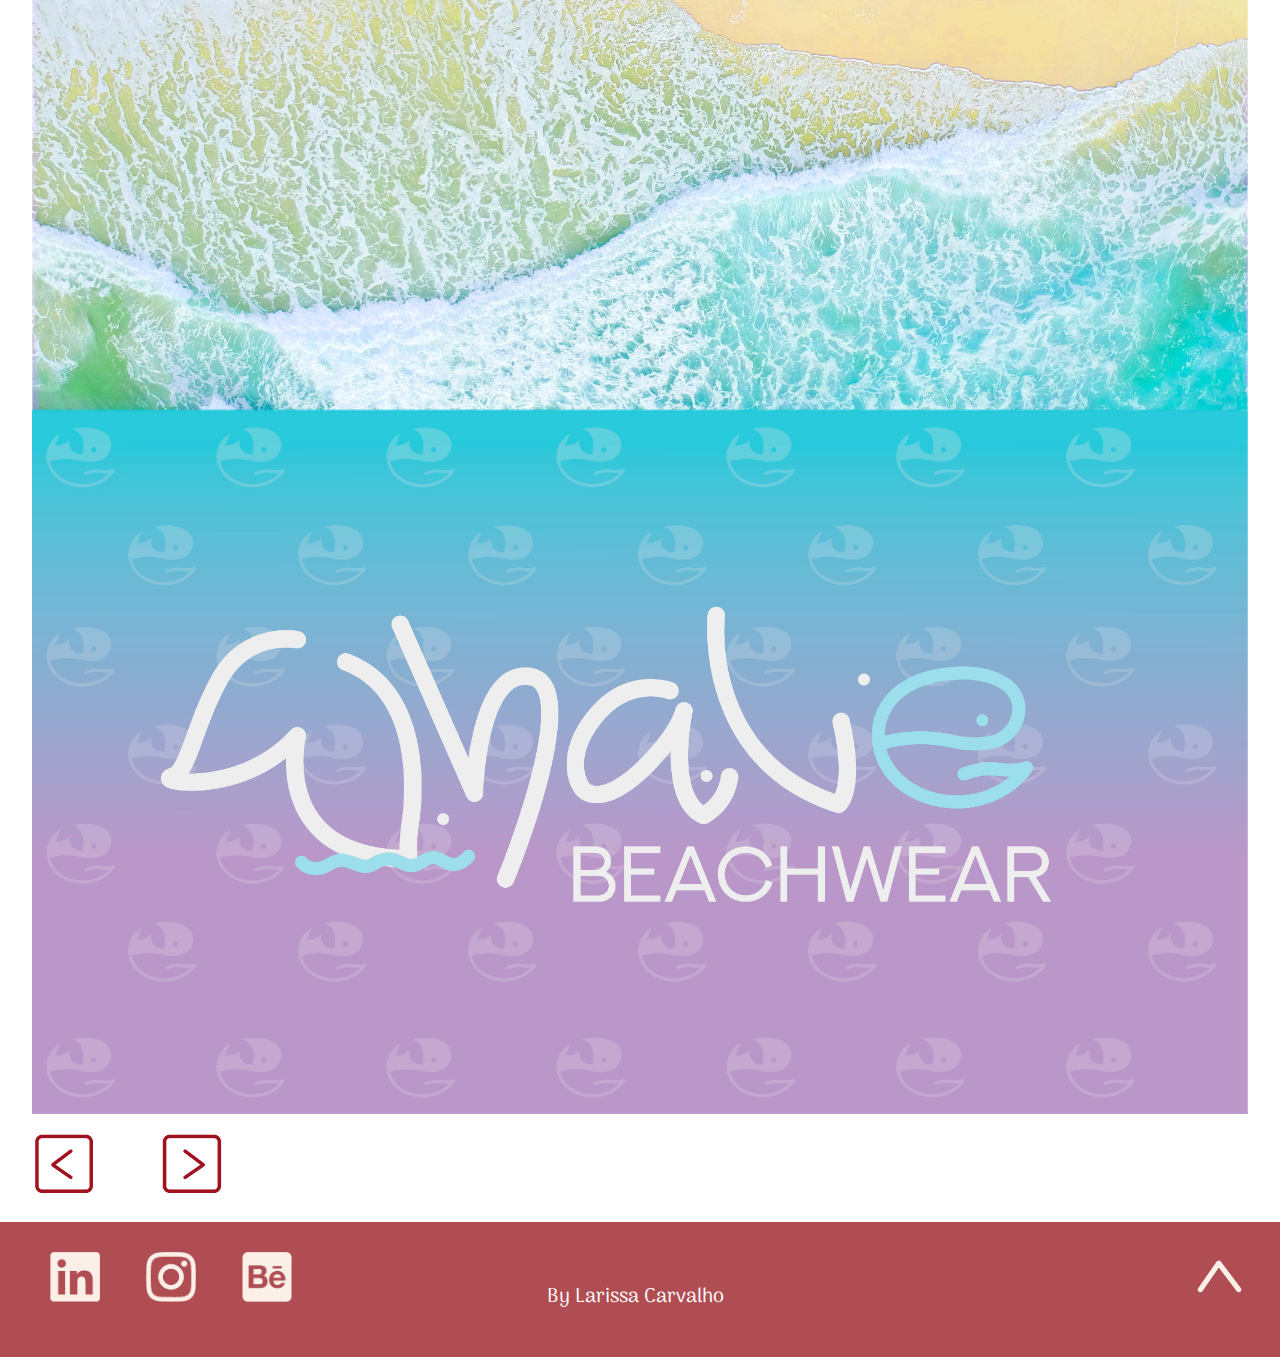
<file: whale3.html>
<!doctype html>
<html lang="en">

<head>
  <title>Whale Beachwear</title>
  <link rel="icon" type="image/x-icon" href="/images/mylogo.ico">
  <!-- From https://www.w3schools.com/html/html_favicon.asp -->
  <meta name="author" content="Larissa">
  <meta name="description" content="This is a Graphic Design and Illustration portfolio website.">
  <meta charset="UTF-8">
  <meta name="viewport" content="width=device-width, initial-scale=1.0">

  <!-- Bootstrap link must go above my overrides -->
  <link href="https://cdn.jsdelivr.net/npm/bootstrap@5.2.0-beta1/dist/css/bootstrap.min.css" rel="stylesheet"
    integrity="sha384-0evHe/X+R7YkIZDRvuzKMRqM+OrBnVFBL6DOitfPri4tjfHxaWutUpFmBp4vmVor" crossorigin="anonymous">

  <!-- Google Fonts -->
  <link rel="preconnect" href="https://fonts.googleapis.com">
  <link rel="preconnect" href="https://fonts.gstatic.com" crossorigin>
  <link
    href="https://fonts.googleapis.com/css2?family=Arima:wght@600;700&family=Montserrat:ital,wght@0,100;0,200;0,300;0,400;0,500;0,600;0,700;0,800;0,900;1,100;1,200;1,300;1,400;1,500;1,600;1,700;1,800;1,900&family=Roboto:wght@500;700;900&display=swap"
    rel="stylesheet">

  <!-- My overides stylesheet -->
  <link href="css/styles.css" rel="stylesheet">

</head>

<body id="top">

  <header class="bg-custom">

    <nav class="container navbar navbar-expand-lg navbar-dark">
      <menu class="container-fluid">
        <!-- <a class="navbar-brand" href="/index.html"><img class="mylogo" src="images/mylogo.png" alt="This is an image of a logo."></a> -->
        <button class="navbar-toggler custom-toggler" type="button" data-bs-toggle="collapse"
          data-bs-target="#navbarNavAltMarkup" aria-controls="navbarNavAltMarkup" aria-expanded="false"
          aria-label="Toggle navigation">
          <span class="navbar-toggler-icon"></span>
        </button>
        <div class="collapse navbar-collapse justify-content-end" aria-label="navigation bar" id="navbarNavAltMarkup">
          <div class="navbar-nav" aria-label="navigation bar">
            <a class="nav-link" href="/index.html">Home</a>
            <a class="nav-link" href="/about.html">About Me</a>
            <a class="nav-link" href="/design.html">Design</a>
            <a class="nav-link" href="/illustration.html">Illustration</a>
          </div>
        </div>
      </menu>
    </nav>

  </header>

  <main class="illustrationtitle"><!-- Start title -->
    <section class="container">
      <h1 class="textstyle textstyle4">WHale branding</h1>
    </section>
  </main> <!-- END title -->

  <section class="projectdetails">
    <div class="column2">
      <div>
        <h4>About the project</h4>
        <p class="projecttxt">Whale Beachwear, a conceptual brand inspired by the ocean and the majestic presence of
          whales, seeks a
          comprehensive branding identity. This personal project aims to showcase exceptional branding skills by
          crafting
          a visually captivating and cohesive representation for the beachwear industry. Rooted in the allure of the
          sea,
          Whale Beachwear aims to evoke emotions of relaxation, exploration, and harmony with nature, connecting
          individuals to the curves of the oceanic environment.</p>
      </div>
    </div>
    <div class="column2">
      <h4>Deliverables</h4>
      <p class="projecttxt">Logo Design, Branding, Website Design Prototype and Packaging.</p>
      <h4>Programs used</h4>
      <p class="projecttxt">Adobe Illustrator, Adobe Photoshop and Adobe XD.</p>
    </div>
  </section>

  <section class="align-center">
    <div class="projectbox">
      <img class="project" src="/images/Design/Whale/WHALE2-01.jpg">
      <img class="project" src="/images/Design/Whale/WHALE2-02.jpg">
      <img class="project" src="/images/Design/Whale/WHALE2-03.jpg">
      <img class="project" src="/images/Design/Whale/WHALE2-04.jpg">
      <img class="project" src="/images/Design/Whale/WHALE2-05.jpg">
      <img class="project" src="/images/Design/Whale/WHALE2-06.jpg">
      <img class="project" src="/images/Design/Whale/WHALE2-07.jpg">
      <img class="project" src="/images/Design/Whale/WHALE2-08.jpg">
      <img class="project" src="/images/Design/Whale/WHALE2-09.jpg">
      <img class="project" src="/images/Design/Whale/WHALE2-10.jpg">
      <img class="project" src="/images/Design/Whale/WHALE2-11.jpg">
      <img class="project" src="/images/Design/Whale/WHALE2-12.jpg">
    </div>
  </section>



  <section class="container portfolionav"> <!-- START Portfolio navigation -->

    <div class="back" aria-label="icon container">
      <a href="/hero2.html">
        <img src="images/icons/back.png" alt="back icon">
      </a>
    </div>
    <div class="next" aria-label="icon container">
      <a href="/cosmos4.html">
        <img src="images/icons/next.png" alt="next icon">
      </a>
    </div>

  </section><!-- END Portfolio navigation -->

  <footer><!-- START Footer -->
    <div class="centeralign" aria-label="social media icons container">
      <a href="https://www.linkedin.com/in/larissacr/" target=”_blank”><img class="mysocialmedia"
          src="images/icons/linkedinrose.png" alt="This is a linkedin icon."></a>
      <a href="https://www.instagram.com/larisdesigns/" target=”_blank”><img class="mysocialmedia"
          src="images/icons/instagramrose.png" alt="This is an instagram icon."></a>
      <a href="https://www.behance.net/lah_c_r" target=”_blank”><img class="mysocialmedia"
          src="images/icons/behancerose.png" alt="This is a behance icon."></a>
    </div>
    <p>
      By Larissa Carvalho
    </p>
    <div class="next" aria-label="icon container">
      <a href="#top">
        <img src="images/icons/up.png" alt="up icon">
      </a>
    </div>
  </footer><!-- END Footer -->


  <!-- Bootstrap Javascript should go above the closing BODY tag-->
  <script src="https://cdn.jsdelivr.net/npm/bootstrap@5.2.0-beta1/dist/js/bootstrap.bundle.min.js"
    integrity="sha384-pprn3073KE6tl6bjs2QrFaJGz5/SUsLqktiwsUTF55Jfv3qYSDhgCecCxMW52nD2"
    crossorigin="anonymous"></script>


  <script src="js/main.js"></script>
</body>

</html>
</file>
<file: css/styles.css>
/* Basic resets */

:root {
    --themeRed:#B32B2D;
    /* --themeRose:#FEEFE6; */
    --themeRose:white;
    --themePurple:#7C6174;
    --themeGray: #707070;
    --fontOpen: 'Open Sans', sans-serif;
    --fontArima: 'Arima', cursive;
}

* {
    box-sizing: border-box;
}

html {
    scroll-behavior: smooth;
}

html, body {
    min-height: 100vh;
}

body {
    margin: 0;
    font-family: 'Open Sans', sans-serif;
    font-size: 130%;
    line-height: 150%;
    background-color: white;
}

/*
Styles here
*/

@import url('https://fonts.googleapis.com/css2?family=Open+Sans:ital,wght@0,300;0,400;0,500;0,600;0,700;0,800;1,300;1,400;1,500;1,600;1,700;1,800&display=swap');

/* ------- HOME page Styles */

/* Menu */

.navbar {
font-weight: 600;
text-transform: uppercase;
font-size: 17px;
background-color: white;
}

.nav-link {
    color: var(--themeRed);
    margin: 0 20px;
    font-family: 'Open Sans', sans-serif;
}


.nav-link:hover {
    color: var(--themePurple);
}

.test:hover {
    color: var(--themePurple);
}

.navbar-nav {
    align-items: flex-end;
}

.mylogo {
    height: 90px;
}

.navbar-dark .navbar-toggler-icon{
    background-image: url("data:image/svg+xml,%3csvg xmlns='http://www.w3.org/2000/svg' viewBox='0 0 30 30'%3e%3cpath stroke='rgba%28179, 43, 45, 1.55%29' stroke-linecap='round' stroke-miterlimit='10' stroke-width='2' d='M4 7h22M4 15h22M4 23h22'/%3e%3c/svg%3e");
} /* I used this tutorial to learn how to change the hamburger color: https://www.youtube.com/watch?v=45QSuJaHEss&ab_channel=ADesignerWhoCodes */

.navbar-dark .navbar-toggler{
    border: 2px solid var(--themeRed);
    background-color: var(--themeRose);
}

/* Banner */
 
/* .banner {
    background-image: url(../images/banner.png);
    height: 85vh;
    background-size: cover;
    margin-top: -170px;
    width: 100%;
} */

/* .banner {
    justify-content: left;
} */

.border { 
    border: red solid 2px;
}

.herosection {
    display: flex;
    justify-content: space-between;
    width: 69%;
    padding-top: 100px;
    margin: auto;
}


.projectdetails {
    display: flex;
    justify-content: space-between;
    width: 80%;
    margin: auto;
}

.projecttxt {
    font-size: 17px;
}

.column2 {
    flex: 1; /* Adjust the flex property as needed */
    padding: 60px 10px 0px 10px;
    margin: 5px;
    box-sizing: border-box;
}

.herotxt {
    padding-top: 20px;
}

.column2:first-child {
    flex: 2; /* Make the first column twice the size of the second column */
}

.profileimg {
    width: 250px;
    height: 250px;
}

.align-center {
    display: flex;
    justify-content: center;
}

.bannermessage {
    height: 85vh;
    width: 100%;
    display: flex;
    /* align-items: center;
    justify-content: center;
    justify-items: center; */
    text-align: left;   
}

.align-right {
    text-align: right;
}

.textstyle3 {
    color: white;
    -webkit-text-stroke: 2px;
    -webkit-text-stroke-color: var(--themeRed);
    font-size: 80px;
    height: 100%;
    line-height: 10vh;
    text-align:right;
    font-family: 'Open Sans', sans-serif;
    font-weight: 900;
    text-transform: lowercase;
}

.textstyle2 {
    color: #B32B2D;
    font-size: 90px;
    height: 100%;
    line-height: 10vh;
    text-align:right;
    font-weight: 900;
    text-transform: lowercase;
}

/* My work */

h2 {
    color: var(--themeRed);
    text-align: center;
    font-family: 'Arima', cursive;
    margin-top: 20px;
}

.work {
    position: relative;
    width: 100%;
}

.workimg>img {
    width: 90%;
}

.projectbox {
    display: flex;
    flex-direction: column;
    align-content: center;
    justify-content: center;
    width: 100%;
    margin: auto;
    align-items: center;
    justify-content: center;
    justify-items: center;
}
.project {
 width: 95%;
}


.skills {
    margin: 60px 0;
    background-color: #AF4D53;
}

.wrapper {
    width: 80%;
    margin: auto;
    display: flex;
    padding: 10px;
}

.imagebox {
    position: relative;
    width: 80%;
    justify-content: space-between;
    margin: 0 10px;
  }
  
  .image {
    display: block;
    width: 100%;
    height: 350px;
  }
  
  .overlay {
    position: absolute;
    top: 0;
    bottom: 0;
    left: 0;
    right: 0;
    height: 100%;
    width: 100%;
    opacity: 0;
    transition: .5s ease;
    background-color: var(--themeRed);
  }
  
  .imagebox:hover .overlay {
    opacity: 0.8;
    transition: 1s;
  }
  
  .text {
    color: white;
    font-size: 20px;
    position: absolute;
    top: 50%;
    left: 50%;
    -webkit-transform: translate(-50%, -50%);
    -ms-transform: translate(-50%, -50%);
    transform: translate(-50%, -50%);
    text-align: center;
  }

.centeralign {
    text-align: center;
}

/* See More Button */

.seemorebox {
    padding-top: 10px;
    margin-bottom: 100px;
}


.seemorebtn {
    /* border-radius: 15px; */
    font-size: 85%;
    font-family: var(--fontOpen);
    text-transform: uppercase;
    font-weight: 600;
    padding: 10px 30px;
}

/* Contact */

#contact {
    padding:0 0 30px 0;
}






/* -------  ABOUT page styles */

.about {
    height: 80vh;
    margin-top: 100px;
}

.containerfix {
    align-items: flex-start;
}

.rowadjust {
    padding: 0 170px;
    margin-top: -150px;
}

.bioimg{
    width: 400px;
}

.biobox {
    display: flex;
    align-items: end;
    justify-content: flex-end; /* Change from 'end' to 'flex-end' */
    align-content: end;
    height: 50px;
}

.biotitle {
    width: 95%;
    position: relative;
    color: var(--themeRose);
    transform: rotate(-90deg);
    display: flex;
    margin-right: -500px; /* Change from 'margin-left' to 'margin-right' */
}


.textstyle {
    color: white;
    -webkit-text-stroke: 3px;
    -webkit-text-stroke-color: var(--themeRed);
    font-size: 150px;
    font-family: 'Open Sans', sans-serif;
    font-weight: 600;
    text-transform: lowercase;
}

.textstyle2 {
    color: #AF4D53;
    -webkit-text-stroke: 2px;
    -webkit-text-stroke-color: white;
    font-size: 100px;
    text-align: center;
    font-family: 'Open Sans', sans-serif;
    font-weight: 600;
}

.textstyle4 {
    color: white;
    -webkit-text-stroke: 2px;
    -webkit-text-stroke-color: var(--themeRed);
    font-size: 100px;
    text-align: center;
    font-family: 'Open Sans', sans-serif;
    font-weight: 600;
    text-transform: lowercase;
}


.abouttext {
    font-size: 16px;
    text-align: left;
}

h3 {
    text-align: left;
}

.redtext {
    color: var(--themeRed);
}

.purpletext {
    color: var(--themePurple);
    font-size: 40px;
}

.mysocialmedia {
    height: 50px;
    margin: 0 20px;
}

.mysocialmedia:hover {
    opacity: 0.6;
    transition: 0.3s ease-in-out;
}

.containerbox {
    width: 80%;
    padding-right: 100px;
}

.col {
    flex: 3; /* Adjust the flex property as needed */
}

.col:first-child {
    flex: 2; /* Make the first column twice the size of the second column */
}

#moreaboutme {
    width: 80%;
    margin: auto;
}

.moretitle {
    color: var(--themeRed);
    text-align: left;
}


/* -------  DESIGN page styles */

.designtitle {
    text-align: end;
    color: var(--themeRose);
    font-family: var(--fontOpen);
}

.design {
    height: 300vh;
}

h4 {
    font-family: 'Arima', cursive;
}

.portfolionav {
    width: 20%;
    display: flex;
    align-items: center;
    justify-content: space-around;
    justify-items: center;
    padding: 20px 0;
}

.back>a>img {
    height: 60px;
}

.next>a>img {
    height: 60px;
}


/* -------  PORTFOLIO individual pages styles */

.portfolio {
    width: 70%;
}

/* Css Grid */

.grid4 {
    display: grid;
    grid-template-columns: 1fr 1fr 1fr;
    padding: 20px 20px;
    font-size: 30px;
    text-align: center;
  }

  .grid5 {
    display: grid;
    grid-template-columns: 1fr 1fr 1fr 1fr;
    padding: 20px 20px;
    font-size: 30px;
    text-align: center;
  }

  .grid6 {
    display: grid;
    grid-template-columns: 1fr 1fr 1fr 1fr 1fr;
    padding: 20px 20px;
    font-size: 30px;
    text-align: center;
  }

  .grid7 {
    display: grid;
    grid-template-columns: 1fr 1fr 1fr 1fr 1fr 1fr;
    padding: 20px 20px;
    font-size: 30px;
    text-align: center;
  }

  .grid-item{
    padding: 10px;
  }

  .imagefull {
    width: 100%;
    height: 100%;
}

h5 {
    font-size: 26px;
    font-family: 'Arima', cursive;
    color: var(--themePurple);
}

/* Portfolio 1 - Independent Project page styles */

.anyora .box1 {
    grid-area: 2/1/4/4;
    padding: 5px;
}

.anyora .box2 {
    grid-area: 2/4/4/6;
    padding: 5px;
 }

.anyora .box3 {
    grid-area: 4/1/5/3;
    padding: 5px;
}

.anyora .box4 {
    grid-area: 5/1/6/3;
    padding: 5px;
 }

.anyora .box5 {
    grid-area: 4/3/6/6;
    padding: 5px;
}

.anyora .box6 {
    grid-area: 6/1/7/4;
    padding: 5px;
 }

.anyora .box7 {
    grid-area: 7/1/8/4;
    padding: 5px;
}

.anyora .box8 {
    grid-area: 6/4/7/5;
    padding: 5px;
 }

.anyora .box9 {
    grid-area: 6/5/7/6;
    padding: 5px;
}

.anyora .box10 {
    grid-area: 7/4/8/5;
    padding: 5px;
}

.anyora .box11 {
    grid-area: 7/5/8/6;
    padding: 5px;
}

.anyora .box12 {
    grid-area: 8/1/9/2;
    padding: 5px;
 }

.anyora .box13 {
    grid-area: 8/2/9/3;
    padding: 5px;
}

.anyora .box14 {
    grid-area: 9/1/11/3;
    padding: 5px;
}

.anyora .box15 {
    grid-area: 8/3/11/6;
    padding: 5px;
}
.anyora .box16 {
    grid-area: 11/1/13/4;
    padding: 5px;
}

.anyora .box17 {
    grid-area: 11/4/13/6;
    padding: 5px;
}

.anyora .box18 {
    grid-area: 13/1/15/3;
    padding: 5px;
}

.anyora .box19 {
    grid-area: 13/3/15/5;
    padding: 5px;
}

.anyora .box20 {
    grid-area: 13/5/14/6;
    padding: 5px;
}

.anyora .box21 {
    grid-area: 14/5/15/6;
    padding: 5px;
}

.anyora .box22 {
    grid-area: 15/1/16/2;
    padding: 5px;
}

.anyora .box23 {
    grid-area: 16/1/17/2;
    padding: 5px;
}

.anyora .box24 {
    grid-area: 15/2/17/4;
    padding: 5px;
}

.anyora .box25 {
    grid-area: 15/4/17/6;
    padding: 5px;
}

.anyora .box26 {
    grid-area: 17/1/18/6;
    padding: 5px;
}

/* Portfolio 2 - Be a Hero page styles */


.hero .box1 {
    grid-area: 1/1/3/3;
    padding: 10px;
}

.hero .box2 {
    grid-area:1/4/2/3;
    padding: 10px;
}

.hero .box3 {
    grid-area:2/4/3/3;
    padding: 10px;
}

.hero .box4 {
    grid-area:3/1/7/4;
    padding: 10px;
}

.hero .box5 {
    grid-column: 1/2;
    grid-row: 7/9;
    padding: 10px;
}

.hero .box6 {
    grid-column: 2/3;
    grid-row: 7/9;
    padding: 10px;
}

.hero .box7 {
    grid-column: 3/4;
    grid-row: 7/9;
    padding: 10px;
}

.hero .box8 {
    grid-column: 1/4;
    grid-row: 9/11;
    padding: 20px;
    font-size: 16px;
    text-align: left;
}

.hero .box9 {
    grid-column: 1/4;
    grid-row: 11/13;
    padding: 10px;
}

.hero .box10 {
    grid-column: 1/4;
    grid-row: 13/16;
    padding: 10px;
}

/* Portfolio 3 - Whale Branding page styles */

.whale .box1 {
    grid-area: 1/1/3/3;
    padding: 10px;
}

.whale .box2 {
    grid-area: 1/3/3/4;
    padding: 10px;
}

.whale .box3 {
    grid-area: 3/1/5/4;
    padding: 10px;
}

.whale .box4 {
    grid-area: 5/1/7/4;
    padding: 10px;
}

.whale .box5 {
    grid-area: 7/1/9/2;
    padding: 10px;
}

.whale .box6 {
    grid-area: 7/2/9/3;
    padding: 10px;
}

.whale .box7 {
    grid-area: 7/3/9/4;
    padding: 10px;
}

.whale .box8 {
    grid-area: 9/1/10/4;
    padding: 10px;
}

.whale .box9 {
    grid-area: 10/1/12/3;
    padding: 10px;
}

/* Portfolio 4 - Cosmos page styles */

.cosmos .box1 {
    grid-area: 1/1/3/4;
    padding: 10px;
}

.cosmos .box2 {
    grid-area: 3/1/5/4;
    padding: 10px;
}

.cosmos .box3 {
    grid-area: 5/1/9/3;
    padding: 10px;
}

.cosmos .box4 {
    grid-area: 5/3/9/4;
    padding: 10px;
}

.cosmos .box5 {
    grid-area: 9/1/11/4;
    padding: 10px;
}


/* Portfolio 5 - Tea Packaging page styles */

.tea .box1 {
    grid-area: 1/1/2/2;
    padding: 10px;
}

.tea .box2 {
    grid-area: 1/2/2/3;
    padding: 10px;
}

.tea .box3 {
    grid-area: 1/3/2/4;
    padding: 10px;
}

.tea .box4 {
    grid-area: 2/1/4/3;
    padding: 10px;
}

.tea .box5 {
    grid-area: 2/3/3/4;
    padding: 10px;
}

.tea .box6 {
    grid-area: 3/3/4/4;
    padding: 10px;
}

.tea .box7 {
    grid-area: 4/1/6/4;
    padding: 10px;
}

.tea .box8 {
    grid-area: 6/1/7/2;
    padding: 10px;
}

.tea .box9 {
    grid-area: 6/2/7/3;
    padding: 10px;
}

.tea .box10 {
    grid-area: 6/3/7/4;
    padding: 10px;
}


/* Portfolio 6 - Album Release page styles */

.album .box1 {
    grid-area: 1/1/2/3;
    padding: 10px;
}

.album .box2 {
    grid-area: 1/3/2/5;
    padding: 10px;
}

.album .box3 {
    grid-area: 2/1/3/3;
    padding: 10px;
}

.album .box4 {
    grid-area: 2/3/3/5;
    padding: 10px;
}

.album .box5 {
    grid-area: 3/1/7/5;
    padding: 10px;
}

.album .box6 {
    grid-area: 7/1/11/5;
    padding: 10px;
}

.album .box7 {
    grid-area: 11/1/13/3;
    padding: 10px;
}

.album .box8 {
    grid-area: 11/3/13/5;
    padding: 10px;
}

.album .box9 {
    grid-area: 13/1/15/3;
    padding: 10px;
}

.album .box10 {
    grid-area: 13/3/15/5;
    padding: 10px;
}

.album .box11 {
    grid-area: 15/1/18/5;
    padding: 10px;
}

.album .box12 {
    grid-area: 18/1/20/3;
    padding: 10px;
}

.album .box13 {
    grid-area: 18/3/20/5;
    padding: 10px;
}

.album .box14 {
    grid-area: 20/1/22/3;
    padding: 10px;
}

.album .box15 {
    grid-area: 20/3/22/5;
    padding: 10px;
}

.album .box16 {
    grid-area: 22/1/26/5;
    padding: 10px;
}

.album .box17 {
    grid-area: 26/1/30/5;
    padding: 10px;
}


/* ------- ILLUSTRATION page styles */

.illustrationtitle {
    text-align: start;
    color: white;
}

.gallery {
	display: flex;
	flex-wrap: wrap;
    width: 100%;
    margin: auto;
}


.gallery-item {
    margin: 5px;
	overflow: hidden;
    width: 100%;
}

.row3 {
    margin: 5px;
	overflow: hidden;
    width: 100%;
}

.gallery-image {
	display: block;
	width: 100%;
}

.gallery-image:hover {
	transform: scale(1.15);
    transition: 1s ease-in-out;
}

.illustration .box1 {
    grid-area: 1/1/4/3;
    padding: 5px;
}

.illustration .box2 {
    grid-area: 1/3/4/5;
    padding: 5px;
}

.illustration .box3 {
    grid-area: 1/5/4/7;
    padding: 5px;
}

.illustration .box4 {
    grid-area: 4/1/6/3;
    padding: 5px;
}

.illustration .box5 {
    grid-area: 4/3/6/5;
    padding: 5px;
}

.illustration .box6 {
    grid-area: 4/5/6/7;
    padding: 5px;
}

.illustration .box7{
    grid-area: 6/1/8/4;
    padding: 5px;
}

.illustration .box8{
    grid-area: 6/4/8/7;
    padding: 5px;
}

.diversebox {
    width: 48%;
}

/* Footer */

footer {
    background-color: #AF4D53;
    height: 15vh;
    display: flex;
    justify-content: space-between;
    padding: 30px;
}


footer>div>a>img:hover {
    opacity: 0.5;
}

footer>p {
    text-decoration: none;
    color: var(--themeRose);
    font-family: 'Arima', cursive;
    font-size: 20px;
    margin-left: -230px;
    padding-top: 10px;
}



/* Media Queries */


@media screen and (max-width: 1400px) {
    /* content */

    .wrapper {
        display: flex;
        flex-direction: column;
    }

    .design {
        height: 950vh;
    }

    .imagebox{
        width: 100%;
        padding: 5px;
    }

    .grid7 {
        display: block;
        width: 100%;
    }

    .grid6 {
        display: block;
        width: 100%;
    }

    .grid5 {
        display: block;
        width: 100%;
    }

    .grid4 {
        display: block;
        width: 100%;
    }

}


@media screen and (max-width: 1250px) {
    /* content */
    .biotitle {
        position: relative;
        color: var(--themeRose);
        transform: none;
        left: 30px;
        top: 5px;
        height: 200px;
    }

    .biobox {
        position: relative;
        color: var(--themeRose);
        transform: none;
    }


    .about {
        height: 100%;
    }

    .rowadjust {
        padding: 0 0px;
        margin-top: 0px;
    }

    .design {
        height: 700vh;
    }
}



@media screen and (max-width: 850px) {
    /* content */

    .navbar{
        color: var(--themeRed);
    }

    .container {
        width: 90%;
    }

    .banner {
        background-image: url(../images/bannersm.png);
        height: 85vh;
        background-size: cover;
        margin-top: -170px;
        width: 100%;
    }

    .himessage {
        width: 300px;
        height: 300px;
        margin-left: 20px;
        margin-top: 100px;
    }

    .textstyle {
        /* -webkit-text-stroke: 3px;
        -webkit-text-stroke-color: var(--themeRed);
        font-size: 130px;
        text-align: center; */
        color: white;
        -webkit-text-stroke: 2px;
        -webkit-text-stroke-color: var(--themeRed);
        font-size: 100px;
        text-align: center;
        font-family: 'Open Sans', sans-serif;
        font-weight: 600;
        text-transform: lowercase;
    }

    .textstyle2{
        font-size: 90px;
        -webkit-text-stroke: 2px;
        -webkit-text-stroke-color: var(--themeRed);
    }

    .design {
        height: 650vh;
    }

    .gallery {
        display: flex;
        flex-wrap:nowrap;
        width: 100%;
        margin: auto;
        flex-direction: column;
    }

    .gallery-item {
        width: 100%;
    }

    .workimg>img {
        width: 50%;
        padding: 10px;
    }
    
    .row {
        display: block;
        margin: auto;
        flex-direction: column;
    }

    footer {
        display: block;
        height: 220px;
        text-align: center;
        margin: auto;
    }

    footer>p {
        text-decoration: none;
        color: var(--themeRose);
        font-family: 'Arima', cursive;
        font-size: 20px;
        margin-left: 0;
        padding-top: 20px;
    }

    .textstyle3 {
        font-size: 60px;
        -webkit-text-stroke: 1.6px;
        -webkit-text-stroke-color: var(--themeRed);
    }

    .diversebox {
        width: 100%;
    }

    .herosection {
        display: block;

    }

}
</file>
